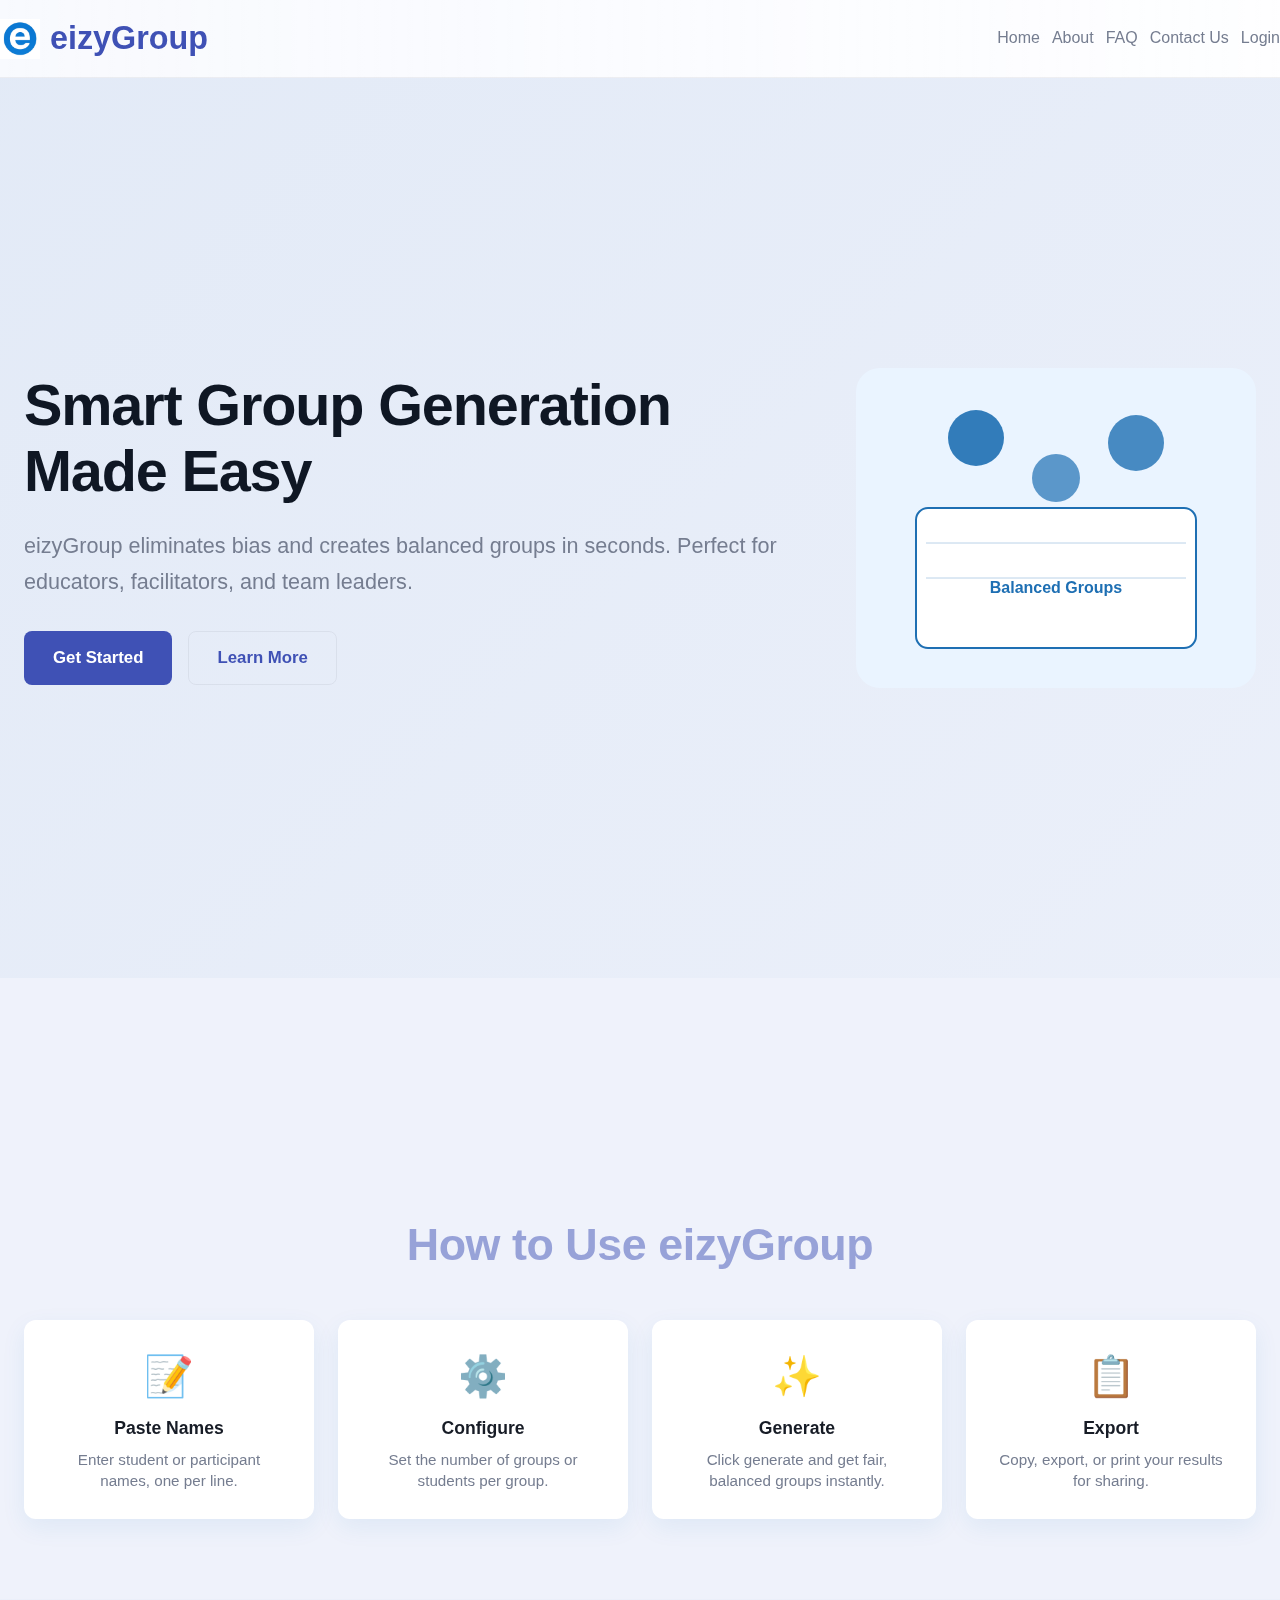
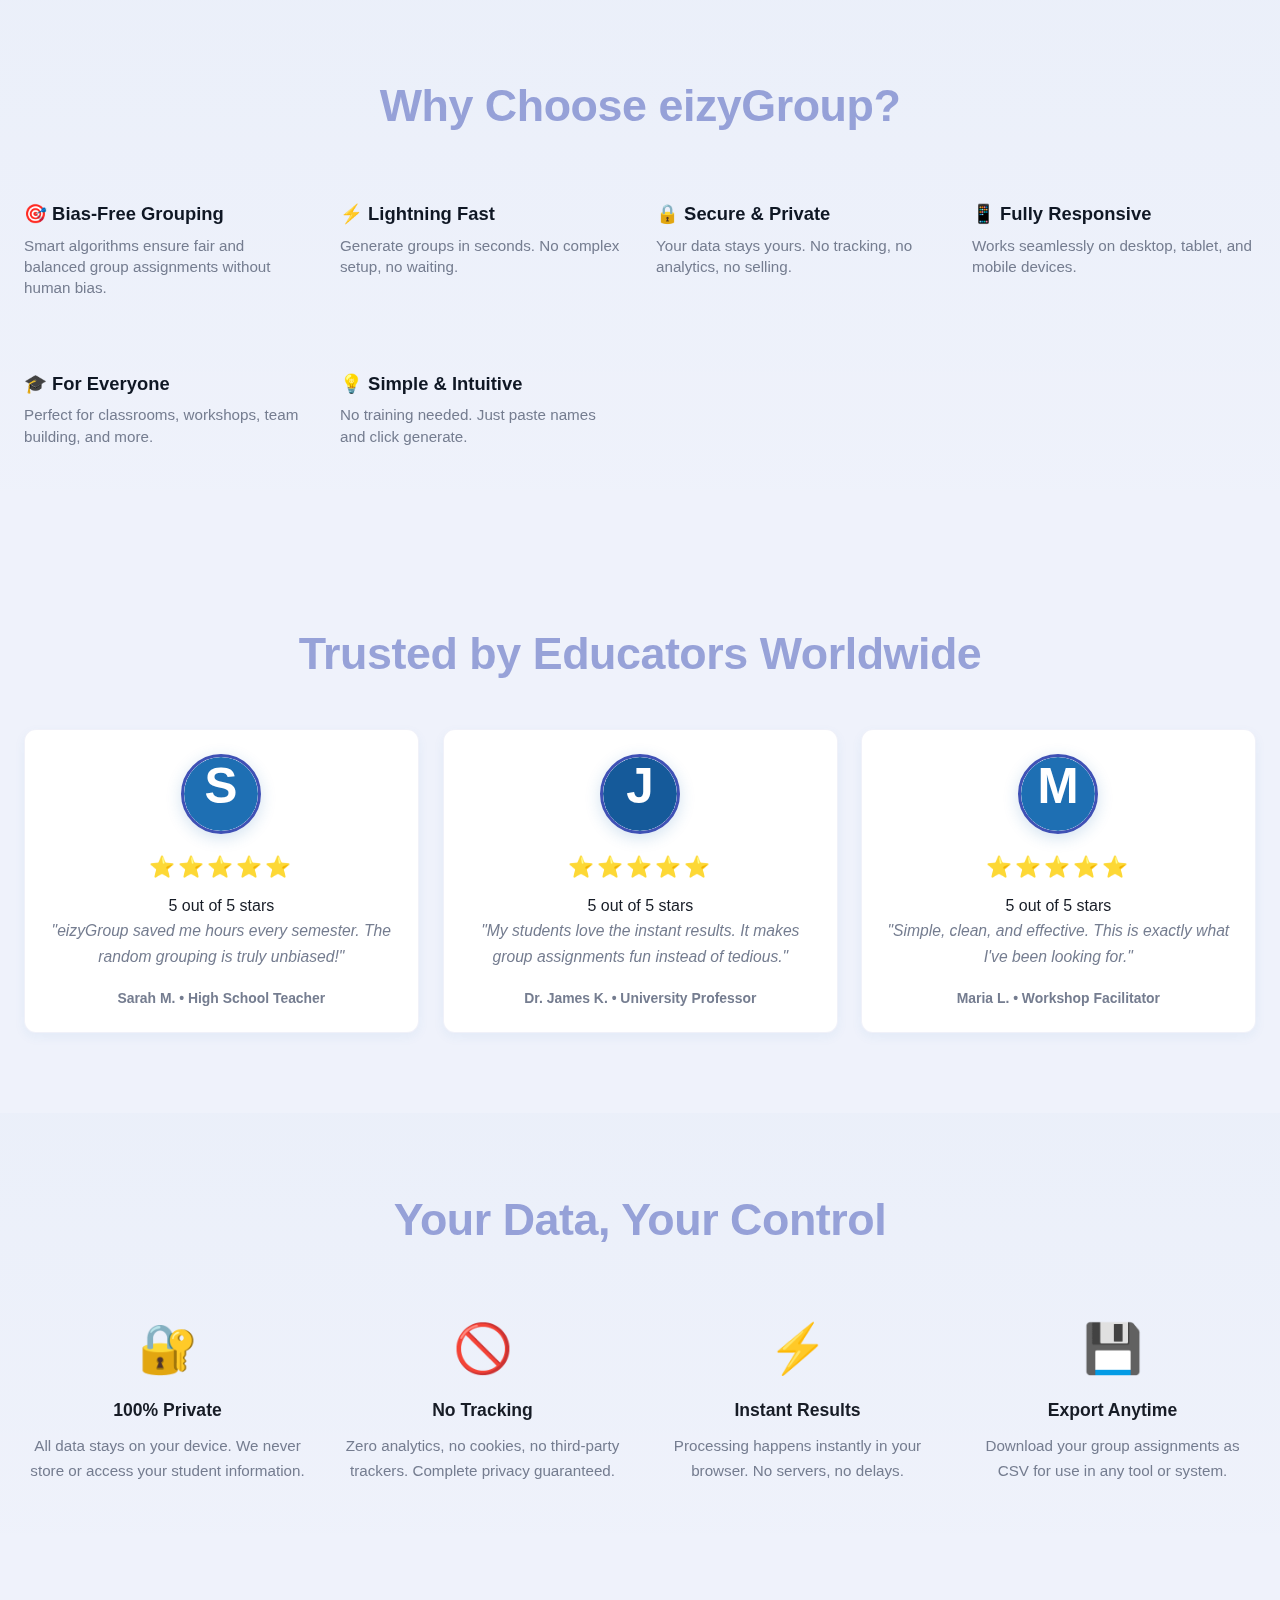
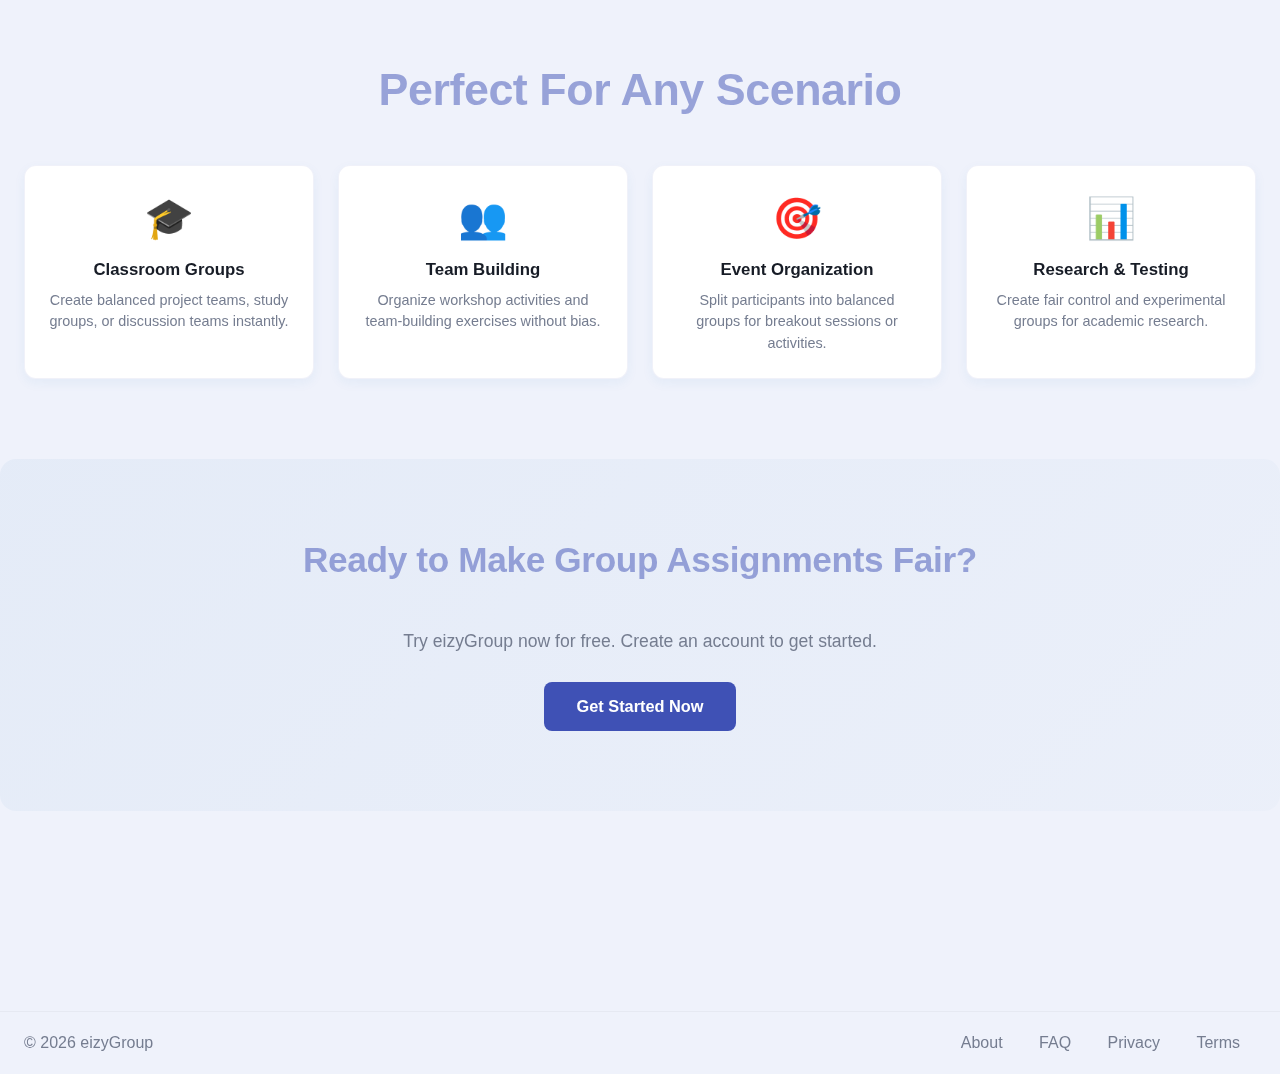
<file: index.html>
<!DOCTYPE html>
<html lang="en">
  <head>
    <meta charset="utf-8" />
    <meta
      name="viewport"
      content="width=device-width, initial-scale=1, maximum-scale=5, user-scalable=yes, viewport-fit=cover"
    />
    <meta name="apple-mobile-web-app-capable" content="yes" />
    <meta
      name="apple-mobile-web-app-status-bar-style"
      content="black-translucent"
    />
    <meta name="theme-color" content="#1e6fb3" />
    <meta
      name="google-site-verification"
      content="j6-DfdJtie0XlHrV4ZwdhdHJaLVLc2ozC24b6fvgDaY"
    />
    <meta
      name="description"
      content="eizyGroup - Bias-free group generator for educators, facilitators, and team leaders. Create balanced groups instantly, no setup required."
    />
    <!-- Google AdSense -->
    <meta name="google-adsense-account" content="ca-pub-2789487480341652" />

    <script
      async
      src="https://pagead2.googlesyndication.com/pagead/js/adsbygoogle.js?client=ca-pub-2789487480341652"
      crossorigin="anonymous"
    ></script>
    <meta name="og:title" content="eizyGroup — Bias-Free Group Generator" />
    <meta
      name="og:description"
      content="Smart group generation made easy. Fair, instant, and private."
    />
    <meta
      name="og:image"
      content="data:image/svg+xml,<svg xmlns='http://www.w3.org/2000/svg' viewBox='0 0 1200 630'><rect fill='%231e6fb3' width='1200' height='630'/><text x='50%' y='50%' text-anchor='middle' dy='.3em' font-size='72' font-weight='bold' fill='%23fff' font-family='sans-serif'>eizyGroup</text><text x='50%' y='60%' text-anchor='middle' font-size='32' fill='%23eaf4ff' font-family='sans-serif'>Bias-Free Group Generator</text></svg>"
    />
    <link rel="preconnect" href="https://fonts.googleapis.com" />
    <link rel="dns-prefetch" href="https://fonts.googleapis.com" />
    <link rel="preload" as="style" href="css/styles.css" />
    <title>eizyGroup — Bias-Free Group Generator</title>
    <link rel="stylesheet" href="css/styles.css" />
    <link rel="icon" href="./css/logo.jpg" type="image/jpeg" />
    <link rel="apple-touch-icon" href="css/logo.jpg" />
    <script defer src="js/app.js"></script>
    <noscript><link rel="stylesheet" href="css/styles.css" /></noscript>
  </head>
  <body id="app-body">
    <!-- Skip to main content link for keyboard navigation -->
    <a href="#landing-root" class="skip-link">Skip to main content</a>

    <header class="site-header">
      <div class="container header-inner">
        <div class="logo">
          <img
            src="css/logo.jpg"
            alt="eizyGroup logo"
            class="logo-icon"
            width="40"
            height="40"
          />
          <span class="logo-text">eizyGroup</span>
        </div>
        <nav class="main-nav" aria-label="Main navigation">
          <a
            href="#"
            class="nav-link"
            id="nav-home"
            aria-label="Home page"
            role="button"
            tabindex="0"
            >Home</a
          >
          <a href="about.html" class="nav-link" aria-label="About us">About</a>
          <a
            href="faq.html"
            class="nav-link"
            aria-label="Frequently asked questions"
            >FAQ</a
          >
          <a
            href="contact.html"
            class="nav-link"
            aria-label="Frequently asked questions"
            >Contact Us</a
          >
          <a
            href="#"
            class="nav-link"
            id="nav-login"
            aria-label="Login or create account"
            role="button"
            tabindex="0"
            onclick="window.switchToLogin(); return false;"
            >Login</a
          >
          <a
            href="dashboard.html"
            class="nav-link"
            id="nav-dashboard"
            style="display: none"
            aria-label="Go to dashboard"
            role="button"
            tabindex="0"
            >Dashboard</a
          >
        </nav>
      </div>
    </header>

    <main id="landing-root">
      <!-- Section 1: App Description -->
      <section id="sec-hero" class="section hero-section">
        <div class="container hero-content">
          <div class="hero-text">
            <h1>Smart Group Generation Made Easy</h1>
            <p>
              eizyGroup eliminates bias and creates balanced groups in seconds.
              Perfect for educators, facilitators, and team leaders.
            </p>
            <div class="hero-buttons">
              <button
                id="hero-cta-btn"
                class="btn btn-primary"
                onclick="handleHeroCTA();"
                aria-label="Get started with eizyGroup - click to create account or login"
              >
                Get Started
              </button>
              <a
                href="#sec-howtouse"
                class="btn btn-ghost"
                aria-label="Learn more about eizyGroup - scroll to how to use section"
                >Learn More</a
              >
            </div>
          </div>
          <div class="hero-visual">
            <svg
              width="400"
              height="320"
              viewBox="0 0 400 320"
              xmlns="http://www.w3.org/2000/svg"
              class="hero-image"
            >
              <rect width="400" height="320" rx="24" fill="#eaf4ff" />
              <g transform="translate(80,40)">
                <circle cx="40" cy="30" r="28" fill="#1e6fb3" opacity="0.9" />
                <circle cx="120" cy="70" r="24" fill="#1e6fb3" opacity="0.7" />
                <circle cx="200" cy="35" r="28" fill="#1e6fb3" opacity="0.8" />
              </g>
              <g transform="translate(60,140)">
                <rect
                  x="0"
                  y="0"
                  width="280"
                  height="140"
                  rx="12"
                  fill="#fff"
                  stroke="#1e6fb3"
                  stroke-width="2"
                />
                <line
                  x1="10"
                  y1="35"
                  x2="270"
                  y2="35"
                  stroke="#1e6fb3"
                  stroke-width="1"
                  opacity="0.3"
                />
                <line
                  x1="10"
                  y1="70"
                  x2="270"
                  y2="70"
                  stroke="#1e6fb3"
                  stroke-width="1"
                  opacity="0.3"
                />
                <text
                  x="140"
                  y="85"
                  text-anchor="middle"
                  font-size="16"
                  font-weight="bold"
                  fill="#1e6fb3"
                >
                  Balanced Groups
                </text>
              </g>
            </svg>
          </div>
        </div>
      </section>

      <!-- Ad Slot 1: Top Banner Ad (Horizontal) -->
      <section class="section ad-container">
        <div class="container">
          <ins
            class="adsbygoogle"
            style="display: block"
            data-ad-client="ca-pub-2789487480341652"
            data-ad-slot="1234567890"
            data-ad-format="horizontal"
            data-full-width-responsive="true"
          ></ins>
          <script>
            (adsbygoogle = window.adsbygoogle || []).push({});
          </script>
        </div>
      </section>

      <!-- Section 2: How to Use -->
      <section id="sec-howtouse" class="section">
        <div class="container">
          <h2 class="topic">How to Use eizyGroup</h2>
          <div class="cards-grid">
            <div class="how-card">
              <div class="card-icon" aria-hidden="true">📝</div>
              <h3>Paste Names</h3>
              <p>Enter student or participant names, one per line.</p>
            </div>
            <div class="how-card">
              <div class="card-icon" aria-hidden="true">⚙️</div>
              <h3>Configure</h3>
              <p>Set the number of groups or students per group.</p>
            </div>
            <div class="how-card">
              <div class="card-icon" aria-hidden="true">✨</div>
              <h3>Generate</h3>
              <p>Click generate and get fair, balanced groups instantly.</p>
            </div>
            <div class="how-card">
              <div class="card-icon" aria-hidden="true">📋</div>
              <h3>Export</h3>
              <p>Copy, export, or print your results for sharing.</p>
            </div>
          </div>
        </div>
      </section>

      <!-- Section 3: Why Use eizyGroup -->
      <section id="sec-why" class="section alt-bg">
        <div class="container">
          <h2 class="topic">Why Choose eizyGroup?</h2>
          <div class="benefits-grid">
            <div class="benefit-item">
              <h3><span aria-hidden="true">🎯</span> Bias-Free Grouping</h3>
              <p>
                Smart algorithms ensure fair and balanced group assignments
                without human bias.
              </p>
            </div>
            <div class="benefit-item">
              <h3><span aria-hidden="true">⚡</span> Lightning Fast</h3>
              <p>Generate groups in seconds. No complex setup, no waiting.</p>
            </div>
            <div class="benefit-item">
              <h3><span aria-hidden="true">🔒</span> Secure & Private</h3>
              <p>
                Your data stays yours. No tracking, no analytics, no selling.
              </p>
            </div>
            <div class="benefit-item">
              <h3><span aria-hidden="true">📱</span> Fully Responsive</h3>
              <p>Works seamlessly on desktop, tablet, and mobile devices.</p>
            </div>
            <div class="benefit-item">
              <h3><span aria-hidden="true">🎓</span> For Everyone</h3>
              <p>Perfect for classrooms, workshops, team building, and more.</p>
            </div>
            <div class="benefit-item">
              <h3><span aria-hidden="true">💡</span> Simple & Intuitive</h3>
              <p>No training needed. Just paste names and click generate.</p>
            </div>
          </div>
        </div>
      </section>

      <!-- Section 3.5: Trust & Security -->
      <section
        id="sec-trust"
        class="section"
        aria-label="Customer testimonials"
      >
        <div class="container">
          <h2 class="topic">Trusted by Educators Worldwide</h2>
          <div class="testimonials-grid">
            <div class="testimonial-card">
              <div class="testimonial-image-container">
                <img
                  src="data:image/svg+xml,%3Csvg xmlns='http://www.w3.org/2000/svg' viewBox='0 0 120 120'%3E%3Ccircle cx='60' cy='60' r='60' fill='%231e6fb3'/%3E%3Ctext x='60' y='75' text-anchor='middle' font-size='80' fill='%23fff' font-weight='bold' font-family='sans-serif'%3ES%3C/text%3E%3C/svg%3E"
                  alt="Avatar for Sarah M., High School Teacher"
                  class="testimonial-avatar"
                  width="80"
                  height="80"
                  loading="lazy"
                />
              </div>
              <div class="testimonial-stars" aria-hidden="true">⭐⭐⭐⭐⭐</div>
              <div class="testimonial-rating">
                <span class="sr-only">5 out of 5 stars</span>
              </div>
              <p class="testimonial-text">
                "eizyGroup saved me hours every semester. The random grouping is
                truly unbiased!"
              </p>
              <div class="testimonial-author">
                Sarah M. • High School Teacher
              </div>
            </div>
            <div class="testimonial-card">
              <div class="testimonial-image-container">
                <img
                  src="data:image/svg+xml,%3Csvg xmlns='http://www.w3.org/2000/svg' viewBox='0 0 120 120'%3E%3Ccircle cx='60' cy='60' r='60' fill='%23155a9a'/%3E%3Ctext x='60' y='75' text-anchor='middle' font-size='80' fill='%23fff' font-weight='bold' font-family='sans-serif'%3EJ%3C/text%3E%3C/svg%3E"
                  alt="Avatar for Dr. James K., University Professor"
                  class="testimonial-avatar"
                  width="80"
                  height="80"
                  loading="lazy"
                />
              </div>
              <div class="testimonial-stars" aria-hidden="true">⭐⭐⭐⭐⭐</div>
              <div class="testimonial-rating">
                <span class="sr-only">5 out of 5 stars</span>
              </div>
              <p class="testimonial-text">
                "My students love the instant results. It makes group
                assignments fun instead of tedious."
              </p>
              <div class="testimonial-author">
                Dr. James K. • University Professor
              </div>
            </div>
            <div class="testimonial-card">
              <div class="testimonial-image-container">
                <img
                  src="data:image/svg+xml,%3Csvg xmlns='http://www.w3.org/2000/svg' viewBox='0 0 120 120'%3E%3Ccircle cx='60' cy='60' r='60' fill='%231e6fb3'/%3E%3Ctext x='60' y='75' text-anchor='middle' font-size='80' fill='%23fff' font-weight='bold' font-family='sans-serif'%3EM%3C/text%3E%3C/svg%3E"
                  alt="Avatar for Maria L., Workshop Facilitator"
                  class="testimonial-avatar"
                  width="80"
                  height="80"
                  loading="lazy"
                />
              </div>
              <div class="testimonial-stars" aria-hidden="true">⭐⭐⭐⭐⭐</div>
              <div class="testimonial-rating">
                <span class="sr-only">5 out of 5 stars</span>
              </div>
              <p class="testimonial-text">
                "Simple, clean, and effective. This is exactly what I've been
                looking for."
              </p>
              <div class="testimonial-author">
                Maria L. • Workshop Facilitator
              </div>
            </div>
          </div>
        </div>
      </section>

      <!-- Section 3.6: Security & Privacy -->
      <section id="sec-security" class="section alt-bg">
        <div class="container">
          <h2>Your Data, Your Control</h2>
          <div class="security-grid">
            <div class="security-item">
              <div class="security-icon" aria-hidden="true">🔐</div>
              <h3>100% Private</h3>
              <p>
                All data stays on your device. We never store or access your
                student information.
              </p>
            </div>
            <div class="security-item">
              <div class="security-icon" aria-hidden="true">🚫</div>
              <h3>No Tracking</h3>
              <p>
                Zero analytics, no cookies, no third-party trackers. Complete
                privacy guaranteed.
              </p>
            </div>
            <div class="security-item">
              <div class="security-icon" aria-hidden="true">⚡</div>
              <h3>Instant Results</h3>
              <p>
                Processing happens instantly in your browser. No servers, no
                delays.
              </p>
            </div>
            <div class="security-item">
              <div class="security-icon" aria-hidden="true">💾</div>
              <h3>Export Anytime</h3>
              <p>
                Download your group assignments as CSV for use in any tool or
                system.
              </p>
            </div>
          </div>
        </div>
      </section>

      <!-- Section 3.7: Use Cases -->
      <section id="sec-usecases" class="section">
        <div class="container">
          <h2>Perfect For Any Scenario</h2>
          <div class="usecases-grid">
            <div class="usecase-card">
              <div class="usecase-icon" aria-hidden="true">🎓</div>
              <h3>Classroom Groups</h3>
              <p>
                Create balanced project teams, study groups, or discussion teams
                instantly.
              </p>
            </div>
            <div class="usecase-card">
              <div class="usecase-icon" aria-hidden="true">👥</div>
              <h3>Team Building</h3>
              <p>
                Organize workshop activities and team-building exercises without
                bias.
              </p>
            </div>
            <div class="usecase-card">
              <div class="usecase-icon" aria-hidden="true">🎯</div>
              <h3>Event Organization</h3>
              <p>
                Split participants into balanced groups for breakout sessions or
                activities.
              </p>
            </div>
            <div class="usecase-card">
              <div class="usecase-icon" aria-hidden="true">📊</div>
              <h3>Research & Testing</h3>
              <p>
                Create fair control and experimental groups for academic
                research.
              </p>
            </div>
          </div>
        </div>
      </section>

      <!-- Section 4: Call to Action -->
      <section id="sec-cta" class="section cta-section">
        <div class="container">
          <h2>Ready to Make Group Assignments Fair?</h2>
          <p>Try eizyGroup now for free. Create an account to get started.</p>
          <button
            id="cta-button"
            class="btn btn-primary btn-large"
            onclick="handleCTAButton();"
            aria-label="Create account or login to get started with eizyGroup"
          >
            Get Started Now
          </button>
        </div>
      </section>
    </main>

    <!-- Ad Slot 2: Bottom Banner Ad (Before Footer) -->
    <section class="section ad-container">
      <div class="container">
        <ins
          class="adsbygoogle"
          style="display: block"
          data-ad-client="ca-pub-2789487480341652"
          data-ad-slot="9876543210"
          data-ad-format="horizontal"
          data-full-width-responsive="true"
        ></ins>
        <script>
          (adsbygoogle = window.adsbygoogle || []).push({});
        </script>
      </div>
    </section>

    <footer class="site-footer" role="contentinfo">
      <div class="container footer-inner">
        <div>© <span id="year"></span> eizyGroup</div>
        <div>
          <a
            href="about.html"
            style="color: inherit; text-decoration: none; margin: 0 1rem"
            >About</a
          >
          <a
            href="faq.html"
            style="color: inherit; text-decoration: none; margin: 0 1rem"
            >FAQ</a
          >
          <a
            href="privacy.html"
            style="color: inherit; text-decoration: none; margin: 0 1rem"
            >Privacy</a
          >
          <a
            href="terms.html"
            style="color: inherit; text-decoration: none; margin: 0 1rem"
            >Terms</a
          >
        </div>
      </div>
    </footer>

    <!-- Login Modal (hidden by default) -->
    <div
      class="modal"
      id="login-modal"
      aria-hidden="true"
      role="dialog"
      aria-labelledby="modal-title"
      aria-modal="true"
    >
      <div class="modal-backdrop" id="modal-backdrop" aria-hidden="true"></div>
      <div
        class="modal-panel"
        role="dialog"
        aria-modal="true"
        aria-labelledby="modal-title"
      >
        <button class="modal-close" id="modal-close">×</button>
        <h3 id="modal-title">Sign In</h3>
        <form id="login-form">
          <label class="field">
            <span>Email</span>
            <input type="email" id="login-email" required />
          </label>
          <label class="field">
            <span>Password</span>
            <input type="password" id="login-password" required />
          </label>
          <div class="modal-actions">
            <button class="btn btn-primary" type="submit">Sign In</button>
            <button class="btn btn-ghost" type="button" id="modal-cancel">
              Cancel
            </button>
          </div>
        </form>
        <div class="modal-footer">
          Don't have an account?
          <a href="#" id="switch-to-signup">Sign up</a>
        </div>
      </div>
    </div>

    <!-- Signup Modal (hidden by default) -->
    <div
      class="modal"
      id="signup-modal"
      aria-hidden="true"
      role="dialog"
      aria-labelledby="signup-title"
      aria-modal="true"
    >
      <div
        class="modal-backdrop"
        id="modal-backdrop-signup"
        aria-hidden="true"
      ></div>
      <div
        class="modal-panel"
        role="dialog"
        aria-modal="true"
        aria-labelledby="signup-title"
      >
        <button class="modal-close" id="modal-close-signup">×</button>
        <h3 id="signup-title">Create Account</h3>
        <form id="signup-form">
          <label class="field">
            <span>Full Name</span>
            <input type="text" id="signup-name" required />
          </label>
          <label class="field">
            <span>Email</span>
            <input type="email" id="signup-email" required />
          </label>
          <label class="field">
            <span>Password</span>
            <input type="password" id="signup-password" required />
          </label>
          <label class="field">
            <span>Confirm Password</span>
            <input type="password" id="signup-confirm" required />
          </label>
          <div class="modal-actions">
            <button class="btn btn-primary" type="submit">
              Create Account
            </button>
            <button
              class="btn btn-ghost"
              type="button"
              id="modal-cancel-signup"
            >
              Cancel
            </button>
          </div>
        </form>
        <div class="modal-footer">
          Already have an account?
          <a href="#" id="switch-to-login">Sign in</a>
        </div>
      </div>
    </div>
  </body>
</html>
</file>
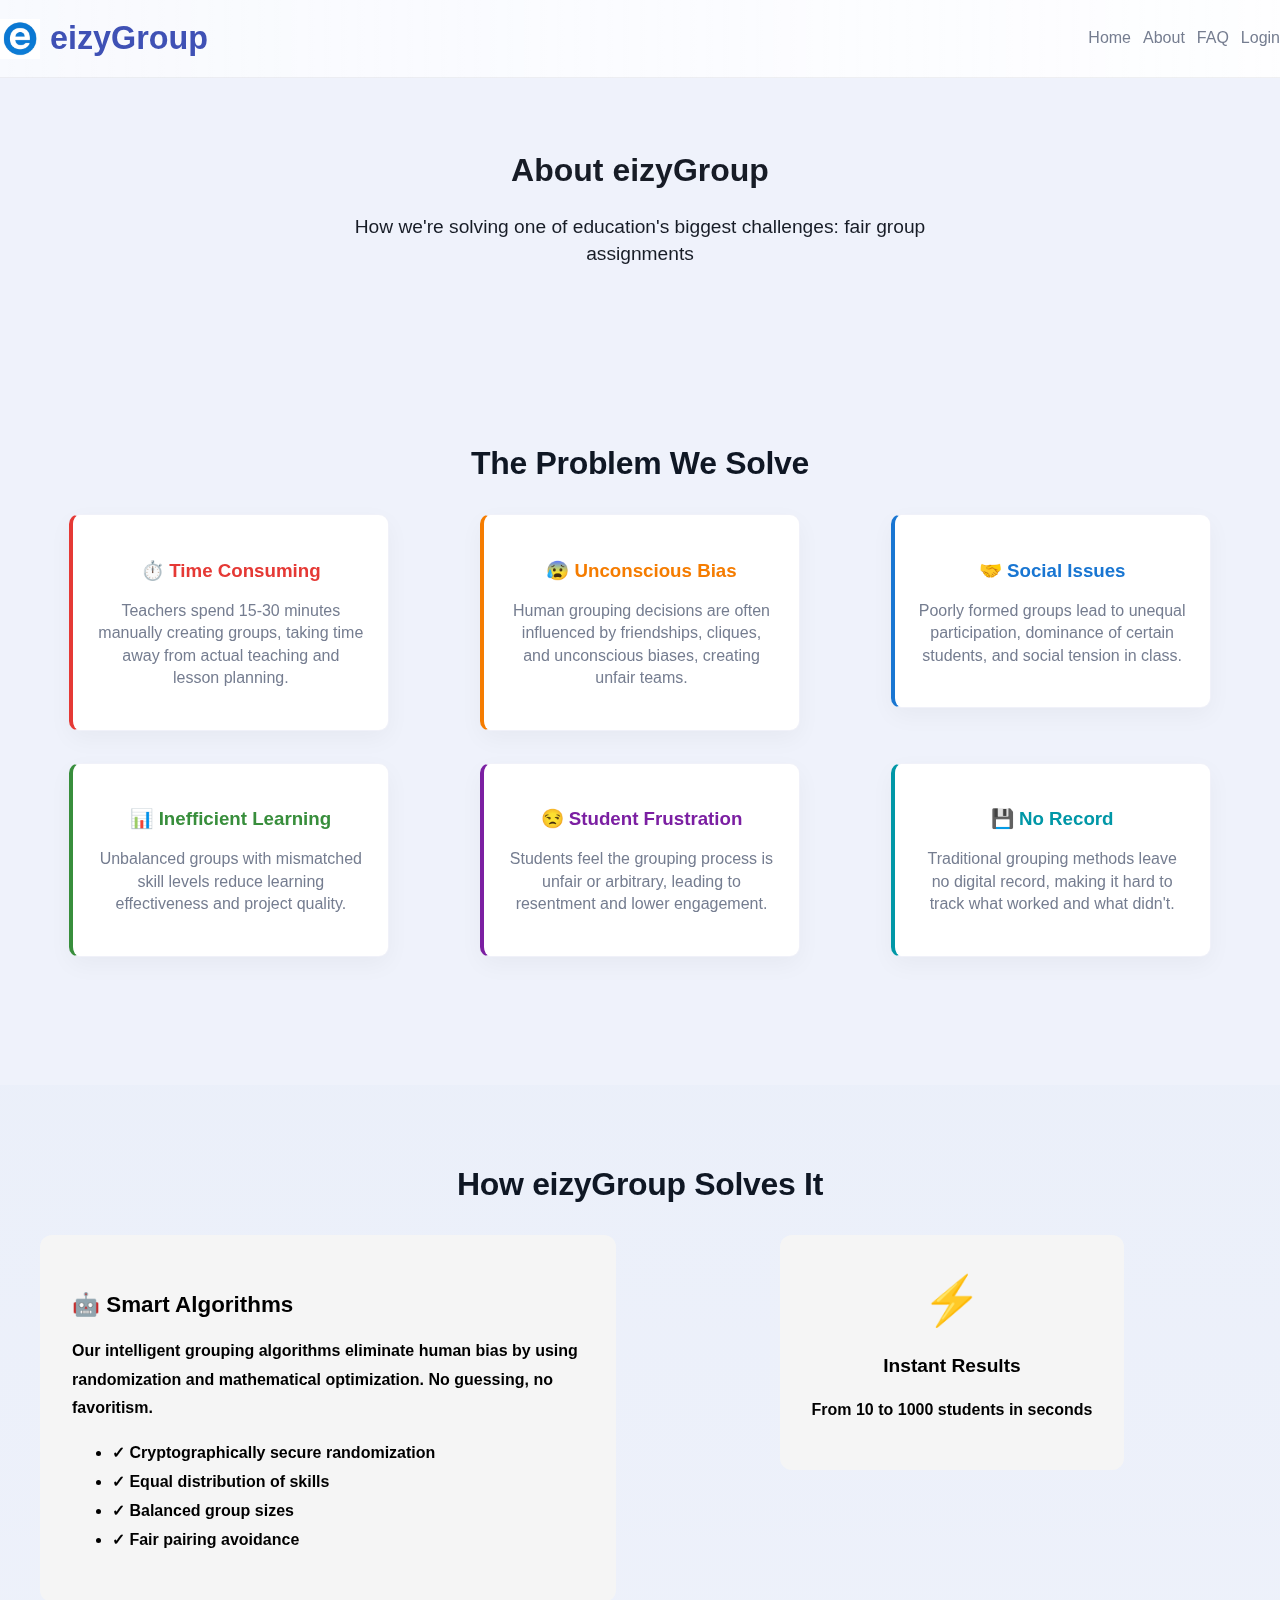
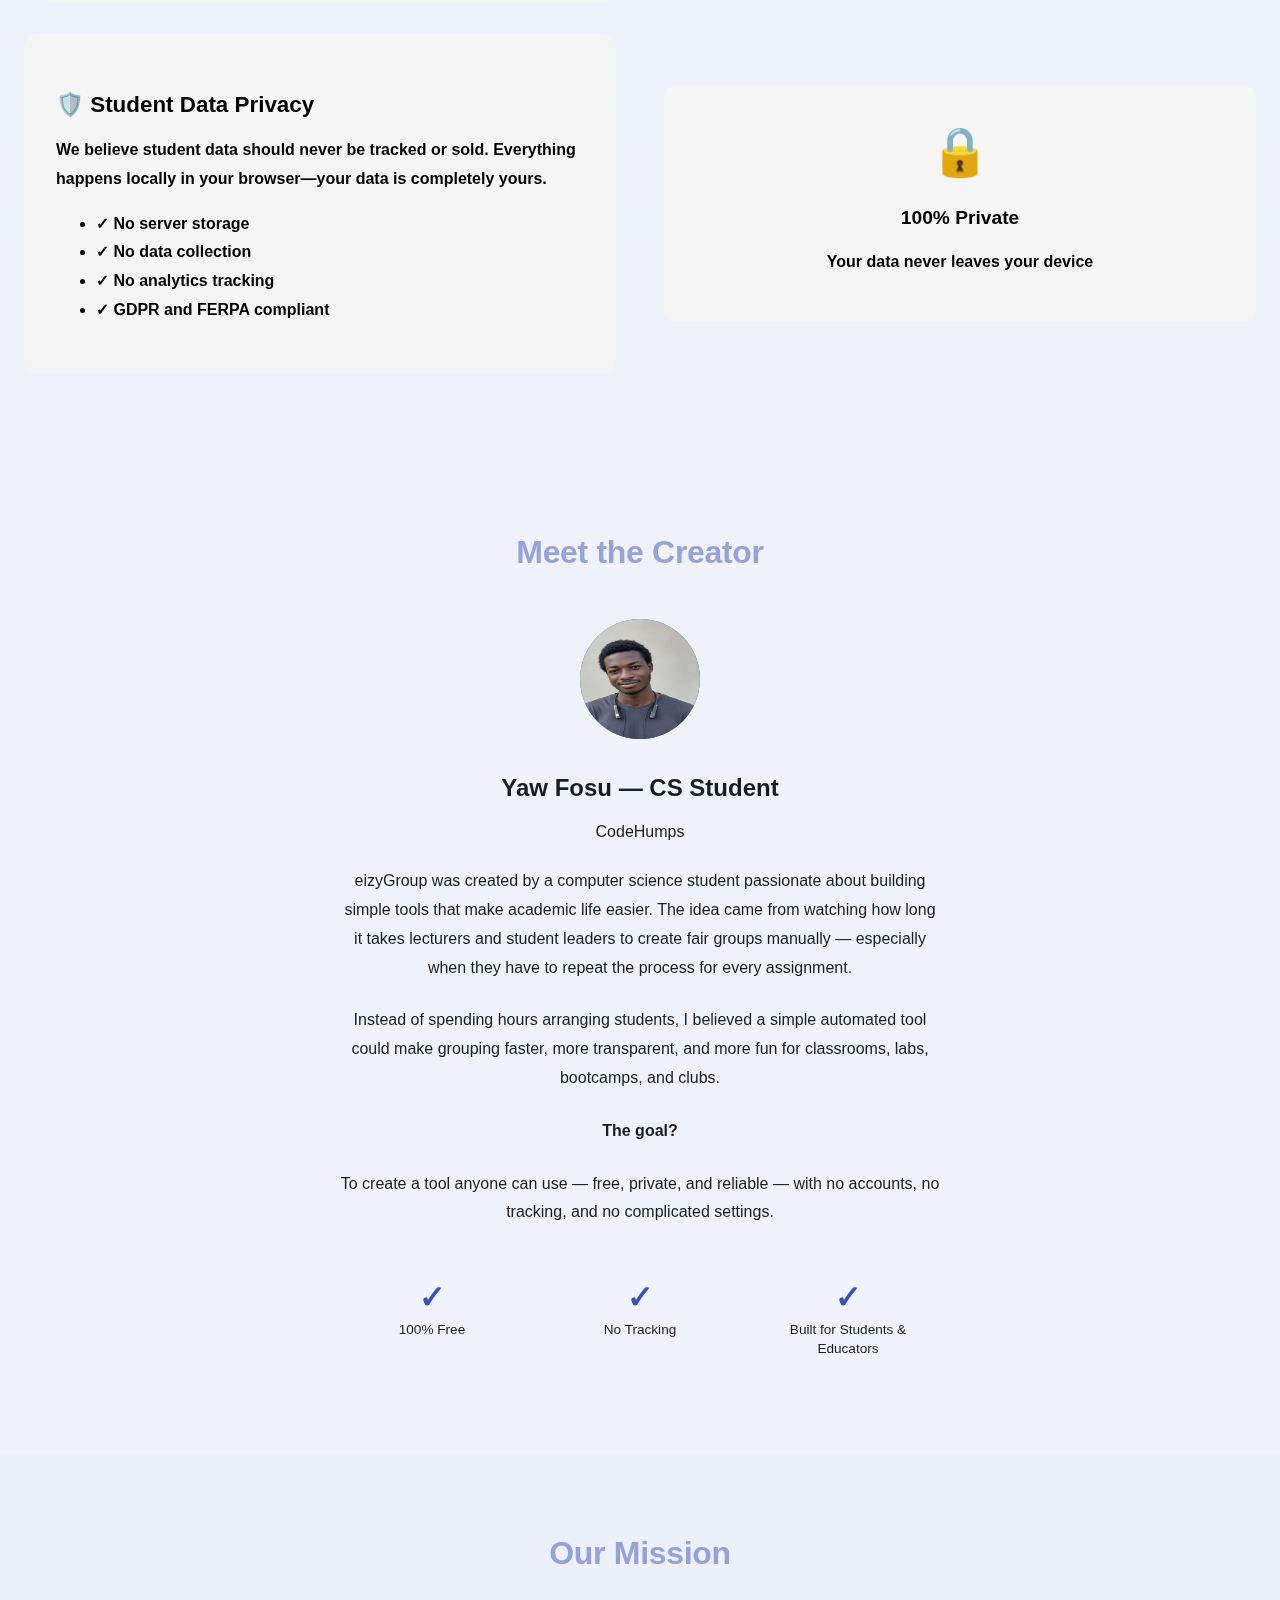
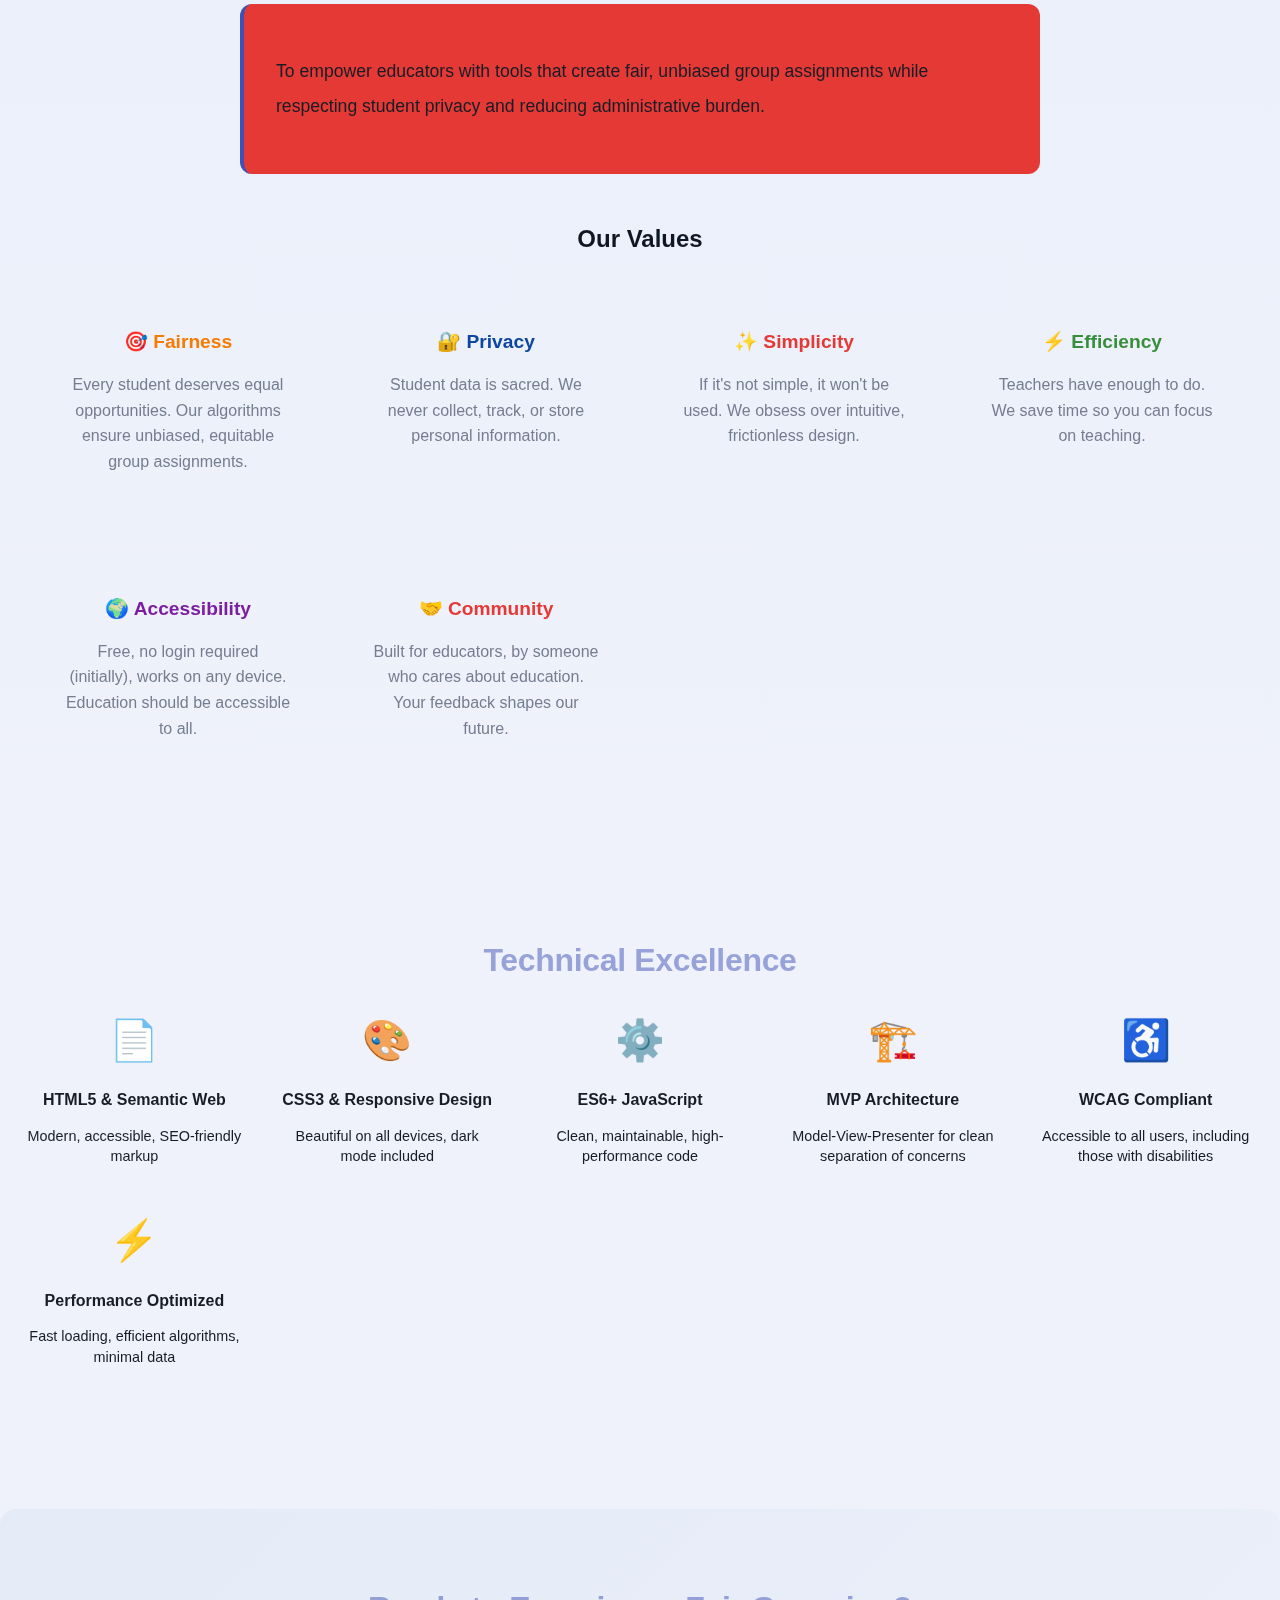
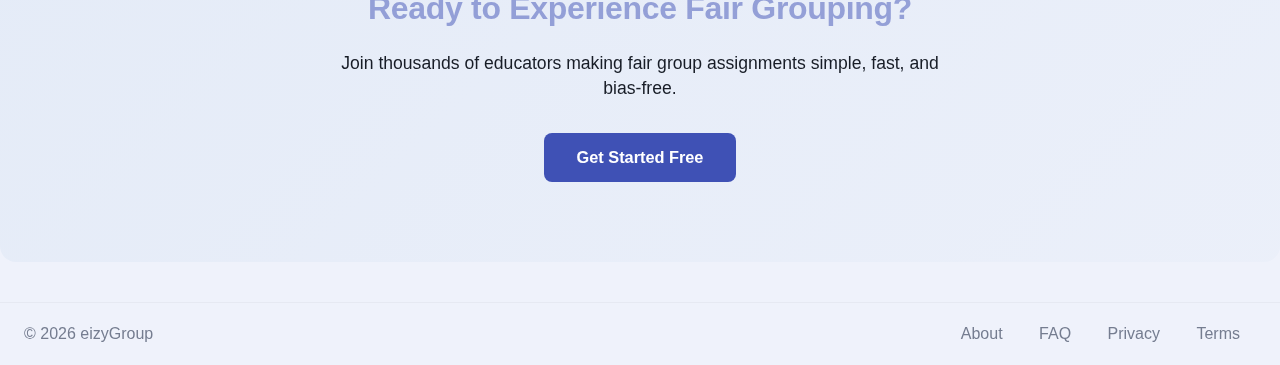
<file: about.html>
<!DOCTYPE html>
<html lang="en">
  <head>
    <meta charset="utf-8" />
    <meta
      name="viewport"
      content="width=device-width, initial-scale=1, maximum-scale=5, user-scalable=yes, viewport-fit=cover"
    />
    <meta name="apple-mobile-web-app-capable" content="yes" />
    <meta
      name="apple-mobile-web-app-status-bar-style"
      content="black-translucent"
    />
    <meta name="theme-color" content="#1e6fb3" />
    <meta
      name="description"
      content="Learn about eizyGroup - the mission, the problem we solve, and our commitment to fair, bias-free education. Meet the developer and discover how we're revolutionizing group assignments."
    />
    <meta
      name="keywords"
      content="eizyGroup, about, fair groups, bias-free, education technology, group generator, student assignments, educator tool"
    />
    <meta name="author" content="eizyGroup" />
    <meta name="robots" content="index, follow" />
    <meta name="language" content="English" />
    <meta name="revisit-after" content="7 days" />
    <!-- Open Graph Tags -->
    <meta property="og:type" content="website" />
    <meta
      property="og:title"
      content="About eizyGroup — Bias-Free Group Generator"
    />
    <meta
      property="og:description"
      content="Discover the story behind eizyGroup and our mission to create fair, bias-free group assignments for educators worldwide."
    />
    <meta property="og:url" content="https://www.eizygroup.com/about.html" />
    <meta
      property="og:image"
      content="data:image/svg+xml,<svg xmlns='http://www.w3.org/2000/svg' viewBox='0 0 1200 630'><rect fill='%231e6fb3' width='1200' height='630'/><text x='50%' y='50%' text-anchor='middle' dy='.3em' font-size='72' font-weight='bold' fill='%23fff' font-family='sans-serif'>eizyGroup</text><text x='50%' y='60%' text-anchor='middle' font-size='32' fill='%23eaf4ff' font-family='sans-serif'>About Our Mission</text></svg>"
    />
    <meta property="og:site_name" content="eizyGroup" />
    <!-- Twitter Card Tags -->
    <meta name="twitter:card" content="summary_large_image" />
    <meta name="twitter:title" content="About eizyGroup" />
    <meta
      name="twitter:description"
      content="Learn about the mission behind eizyGroup and how we're making education more fair and bias-free."
    />
    <meta
      name="twitter:image"
      content="data:image/svg+xml,<svg xmlns='http://www.w3.org/2000/svg' viewBox='0 0 1200 630'><rect fill='%231e6fb3' width='1200' height='630'/><text x='50%' y='50%' text-anchor='middle' dy='.3em' font-size='72' font-weight='bold' fill='%23fff' font-family='sans-serif'>eizyGroup</text><text x='50%' y='60%' text-anchor='middle' font-size='32' fill='%23eaf4ff' font-family='sans-serif'>About Our Mission</text></svg>"
    />
    <!-- Canonical URL -->
    <link rel="canonical" href="https://www.eizygroup.com/about.html" />
    <!-- Google AdSense -->
    <meta name="google-adsense-account" content="ca-pub-2789487480341652" />
    <script
      async
      src="https://pagead2.googlesyndication.com/pagead/js/adsbygoogle.js?client=ca-pub-2789487480341652"
      crossorigin="anonymous"
    ></script>
    <title>About eizyGroup — Our Mission for Fair Education</title>
    <link rel="stylesheet" href="css/styles.css" />
    <link rel="preconnect" href="https://fonts.googleapis.com" />
    <link rel="dns-prefetch" href="https://fonts.googleapis.com" />
    <link rel="preload" as="style" href="css/styles.css" />
    <link rel="icon" href="./css/logo.jpg" type="image/jpeg" />
    <link rel="apple-touch-icon" href="css/logo.jpg" />
    <!-- Structured Data (JSON-LD) -->
    <script type="application/ld+json">
      {
        "@context": "https://schema.org",
        "@type": "Organization",
        "name": "eizyGroup",
        "url": "https://www.eizygroup.com",
        "logo": "https://www.eizygroup.com/logo.svg",
        "description": "Bias-free group generator for educators and facilitators",
        "sameAs": ["https://github.com/eizygroup"],
        "contact": {
          "@type": "ContactPoint",
          "contactType": "Customer Support",
          "email": "support@eizygroup.com"
        }
      }
    </script>
    <script defer src="js/app.js"></script>
    <noscript><link rel="stylesheet" href="css/styles.css" /></noscript>
  </head>
  <body id="app-body">
    <a href="#main-content" class="skip-link">Skip to main content</a>

    <header class="site-header">
      <div class="container header-inner">
        <div class="logo">
          <img
            src="css/logo.jpg"
            alt="eizyGroup logo"
            class="logo-icon"
            width="40"
            height="40"
          />
          <span class="logo-text">eizyGroup</span>
        </div>
        <nav class="main-nav" aria-label="Main navigation">
          <a href="index.html" class="nav-link" aria-label="Back to home"
            >Home</a
          >
          <a href="about.html" class="nav-link active" aria-label="About page"
            >About</a
          >
          <a
            href="faq.html"
            class="nav-link"
            aria-label="Frequently asked questions"
            >FAQ</a
          >
          <a
            href="#"
            class="nav-link"
            id="nav-login"
            aria-label="Login or create account"
            onclick="window.switchToLogin(); return false;"
            >Login</a
          >
        </nav>
      </div>
    </header>

    <main id="main-content">
      <!-- Hero Section -->
      <section class="section about-hero-section" style="padding: 3rem 0">
        <div class="container">
          <div style="text-align: center; margin-bottom: 3rem">
            <h1>About <span>eizyGroup</span></h1>
            <p
              style="
                font-size: 1.2rem;
                color: var(--text-secondary);
                max-width: 600px;
                margin: 1rem auto;
              "
            >
              How we're solving one of education's biggest challenges: fair
              group assignments
            </p>
          </div>
        </div>
      </section>

      <!-- The Problem Section -->
      <section class="section">
        <div class="container">
          <h2
            style="
              font-size: 2rem;
              margin-bottom: 2rem;
              text-align: center;
              color: #0f1724;
            "
          >
            The Problem We Solve
          </h2>

          <div
            style="
              display: grid;
              grid-template-columns: repeat(auto-fit, minmax(280px, 1fr));
              gap: 2rem;
              margin-bottom: 3rem;
              justify-items: center;
              align-items: start;
              width: 100%;
              max-width: 1200px;
              margin-left: auto;
              margin-right: auto;
            "
          >
            <div
              class="card"
              style="
                border-left: 4px solid #e53935;
                padding: 1.5rem;
                width: 100%;
                max-width: 320px;
              "
            >
              <h3
                style="color: #e53935; margin-bottom: 1rem; text-align: center"
              >
                ⏱️ Time Consuming
              </h3>
              <p style="text-align: center">
                Teachers spend 15-30 minutes manually creating groups, taking
                time away from actual teaching and lesson planning.
              </p>
            </div>

            <div
              class="card"
              style="
                border-left: 4px solid #f57c00;
                padding: 1.5rem;
                width: 100%;
                max-width: 320px;
              "
            >
              <h3
                style="color: #f57c00; margin-bottom: 1rem; text-align: center"
              >
                😰 Unconscious Bias
              </h3>
              <p style="text-align: center">
                Human grouping decisions are often influenced by friendships,
                cliques, and unconscious biases, creating unfair teams.
              </p>
            </div>

            <div
              class="card"
              style="
                border-left: 4px solid #1976d2;
                padding: 1.5rem;
                width: 100%;
                max-width: 320px;
              "
            >
              <h3
                style="color: #1976d2; margin-bottom: 1rem; text-align: center"
              >
                🤝 Social Issues
              </h3>
              <p style="text-align: center">
                Poorly formed groups lead to unequal participation, dominance of
                certain students, and social tension in class.
              </p>
            </div>

            <div
              class="card"
              style="
                border-left: 4px solid #388e3c;
                padding: 1.5rem;
                width: 100%;
                max-width: 320px;
              "
            >
              <h3
                style="color: #388e3c; margin-bottom: 1rem; text-align: center"
              >
                📊 Inefficient Learning
              </h3>
              <p style="text-align: center">
                Unbalanced groups with mismatched skill levels reduce learning
                effectiveness and project quality.
              </p>
            </div>

            <div
              class="card"
              style="
                border-left: 4px solid #7b1fa2;
                padding: 1.5rem;
                width: 100%;
                max-width: 320px;
              "
            >
              <h3
                style="color: #7b1fa2; margin-bottom: 1rem; text-align: center"
              >
                😒 Student Frustration
              </h3>
              <p style="text-align: center">
                Students feel the grouping process is unfair or arbitrary,
                leading to resentment and lower engagement.
              </p>
            </div>

            <div
              class="card"
              style="
                border-left: 4px solid #0097a7;
                padding: 1.5rem;
                width: 100%;
                max-width: 320px;
              "
            >
              <h3
                style="color: #0097a7; margin-bottom: 1rem; text-align: center"
              >
                💾 No Record
              </h3>
              <p style="text-align: center">
                Traditional grouping methods leave no digital record, making it
                hard to track what worked and what didn't.
              </p>
            </div>
          </div>
        </div>
      </section>

      <!-- Our Solution Section -->
      <section class="section alt-bg">
        <div class="container">
          <h2
            style="
              font-size: 2rem;
              margin-bottom: 2rem;
              text-align: center;
              color: #0f1724;
            "
          >
            How eizyGroup Solves It
          </h2>

          <div
            style="
              display: grid;
              grid-template-columns: repeat(auto-fit, minmax(300px, 1fr));
              gap: 3rem;
              align-items: start;
              margin-bottom: 2rem;
              justify-items: center;
              width: 100%;
              max-width: 1200px;
              margin-left: auto;
              margin-right: auto;
            "
          >
            <div
              style="
                width: 100%;
                background: #f5f5f5;
                padding: 2rem;
                border-radius: 12px;
                color: black;
              "
            >
              <h3
                style="
                  font-size: 1.4rem;
                  margin-bottom: 1rem;
                  color: black;
                  font-weight: 700;
                "
              >
                🤖 Smart Algorithms
              </h3>
              <p style="color: black; line-height: 1.8; font-weight: 600">
                Our intelligent grouping algorithms eliminate human bias by
                using randomization and mathematical optimization. No guessing,
                no favoritism.
              </p>
              <ul
                style="
                  margin-top: 1rem;
                  line-height: 1.8;
                  color: black;
                  font-weight: 600;
                "
              >
                <li>✓ Cryptographically secure randomization</li>
                <li>✓ Equal distribution of skills</li>
                <li>✓ Balanced group sizes</li>
                <li>✓ Fair pairing avoidance</li>
              </ul>
            </div>
            <div
              style="
                background: #f5f5f5;
                padding: 2rem;
                border-radius: 12px;
                color: black;
                text-align: center;
              "
            >
              <div style="font-size: 3rem; margin-bottom: 1rem">⚡</div>
              <p style="font-size: 1.2rem; font-weight: 600; color: black">
                Instant Results
              </p>
              <p style="margin-top: 0.5rem; color: black; font-weight: 600">
                From 10 to 1000 students in seconds
              </p>
            </div>
          </div>

          <div
            style="
              display: grid;
              grid-template-columns: 1fr 1fr;
              gap: 3rem;
              align-items: center;
            "
          >
            <div
              style="
                background: #f5f5f5;
                padding: 2rem;
                border-radius: 12px;
                color: black;
                text-align: center;
                order: 2;
              "
            >
              <div style="font-size: 3rem; margin-bottom: 1rem">🔒</div>
              <p style="font-size: 1.2rem; font-weight: 600; color: black">
                100% Private
              </p>
              <p style="margin-top: 0.5rem; color: black; font-weight: 600">
                Your data never leaves your device
              </p>
            </div>
            <div
              style="
                order: 1;
                background: #f5f5f5;
                padding: 2rem;
                border-radius: 12px;
              "
            >
              <h3
                style="
                  font-size: 1.4rem;
                  margin-bottom: 1rem;
                  color: black;
                  font-weight: 700;
                "
              >
                🛡️ Student Data Privacy
              </h3>
              <p style="color: black; font-weight: 600; line-height: 1.8">
                We believe student data should never be tracked or sold.
                Everything happens locally in your browser—your data is
                completely yours.
              </p>
              <ul
                style="
                  margin-top: 1rem;
                  line-height: 1.8;
                  color: black;
                  font-weight: 600;
                "
              >
                <li>✓ No server storage</li>
                <li>✓ No data collection</li>
                <li>✓ No analytics tracking</li>
                <li>✓ GDPR and FERPA compliant</li>
              </ul>
            </div>
          </div>
        </div>
      </section>

      <!-- Developer Section -->
      <section class="section">
        <div class="container">
          <h2 style="font-size: 2rem; margin-bottom: 3rem; text-align: center">
            Meet the Creator
          </h2>

          <div style="max-width: 600px; margin: 0 auto; text-align: center">
            <div
              style="
                background: linear-gradient(135deg, #1e6fb3, #0d47a1);
                width: 120px;
                height: 120px;
                border-radius: 50%;
                margin: 0 auto 2rem;
                display: flex;
                align-items: center;
                justify-content: center;
              "
            >
              <img
                src="./css/my-pic.jpg"
                alt=""
                height="120px"
                width="120px"
                style="border-radius: 50%; height: 100%; width: 100%"
              />
            </div>

            <h3 style="font-size: 1.5rem; margin-bottom: 0.5rem">
              Yaw Fosu — CS Student
            </h3>
            <p style="color: var(--text-secondary); margin-bottom: 1.5rem">
              CodeHumps
            </p>

            <p
              style="
                line-height: 1.8;
                margin-bottom: 1.5rem;
                color: var(--text-primary);
              "
            >
              eizyGroup was created by a computer science student passionate
              about building simple tools that make academic life easier. The
              idea came from watching how long it takes lecturers and student
              leaders to create fair groups manually — especially when they have
              to repeat the process for every assignment.
            </p>

            <p
              style="
                line-height: 1.8;
                margin-bottom: 1.5rem;
                color: var(--text-primary);
              "
            >
              Instead of spending hours arranging students, I believed a simple
              automated tool could make grouping faster, more transparent, and
              more fun for classrooms, labs, bootcamps, and clubs.
            </p>

            <p
              style="
                line-height: 1.8;
                color: var(--text-primary);
                font-weight: 600;
                margin-bottom: 1.5rem;
              "
            >
              The goal?
            </p>

            <p style="line-height: 1.8; color: var(--text-primary)">
              To create a tool anyone can use — free, private, and reliable —
              with no accounts, no tracking, and no complicated settings.
            </p>

            <div
              style="
                display: grid;
                grid-template-columns: repeat(auto-fit, minmax(140px, 1fr));
                gap: 1.5rem;
                margin-top: 2rem;
              "
            >
              <div
                style="
                  background: var(--bg-secondary);
                  padding: 1rem;
                  border-radius: 8px;
                "
              >
                <div
                  style="
                    font-size: 2rem;
                    font-weight: 700;
                    color: var(--accent);
                  "
                >
                  ✓
                </div>
                <div style="font-size: 0.85rem; color: var(--text-secondary)">
                  100% Free
                </div>
              </div>
              <div
                style="
                  background: var(--bg-secondary);
                  padding: 1rem;
                  border-radius: 8px;
                "
              >
                <div
                  style="
                    font-size: 2rem;
                    font-weight: 700;
                    color: var(--accent);
                  "
                >
                  ✓
                </div>
                <div style="font-size: 0.85rem; color: var(--text-secondary)">
                  No Tracking
                </div>
              </div>
              <div
                style="
                  background: var(--bg-secondary);
                  padding: 1rem;
                  border-radius: 8px;
                "
              >
                <div
                  style="
                    font-size: 2rem;
                    font-weight: 700;
                    color: var(--accent);
                  "
                >
                  ✓
                </div>
                <div style="font-size: 0.85rem; color: var(--text-secondary)">
                  Built for Students & Educators
                </div>
              </div>
            </div>
          </div>
        </div>
      </section>

      <!-- Mission & Values Section -->
      <section class="section alt-bg">
        <div class="container">
          <h2 style="font-size: 2rem; margin-bottom: 2rem; text-align: center">
            Our Mission
          </h2>

          <div
            style="
              max-width: 800px;
              margin: 0 auto;
              background: #e53935;
              padding: 2rem;
              border-radius: 12px;
              border-left: 4px solid var(--accent);
            "
          >
            <p
              style="
                font-size: 1.1rem;
                line-height: 2;
                color: var(--text-primary);
                font-weight: 500;
              "
            >
              To empower educators with tools that create fair, unbiased group
              assignments while respecting student privacy and reducing
              administrative burden.
            </p>
          </div>

          <h3
            style="
              font-size: 1.5rem;
              margin-top: 3rem;
              margin-bottom: 1.5rem;
              text-align: center;
              color: #0f1724;
            "
          >
            Our Values
          </h3>

          <div
            style="
              display: grid;
              grid-template-columns: repeat(auto-fit, minmax(250px, 1fr));
              gap: 2rem;
              justify-items: center;
              align-items: start;
              width: 100%;
              max-width: 1200px;
              margin: 0 auto;
            "
          >
            <div style="padding: 1.5rem; text-align: center; max-width: 280px">
              <h4
                style="font-size: 1.2rem; margin-bottom: 0.5rem; color: #f57c00"
              >
                🎯 Fairness
              </h4>
              <p style="color: var(--muted); line-height: 1.6">
                Every student deserves equal opportunities. Our algorithms
                ensure unbiased, equitable group assignments.
              </p>
            </div>
            <div style="padding: 1.5rem; text-align: center; max-width: 280px">
              <h4
                style="font-size: 1.2rem; margin-bottom: 0.5rem; color: #0d47a1"
              >
                🔐 Privacy
              </h4>
              <p style="color: var(--muted); line-height: 1.6">
                Student data is sacred. We never collect, track, or store
                personal information.
              </p>
            </div>
            <div style="padding: 1.5rem; text-align: center; max-width: 280px">
              <h4
                style="font-size: 1.2rem; margin-bottom: 0.5rem; color: #e53935"
              >
                ✨ Simplicity
              </h4>
              <p style="color: var(--muted); line-height: 1.6">
                If it's not simple, it won't be used. We obsess over intuitive,
                frictionless design.
              </p>
            </div>
            <div style="padding: 1.5rem; text-align: center; max-width: 280px">
              <h4
                style="font-size: 1.2rem; margin-bottom: 0.5rem; color: #388e3c"
              >
                ⚡ Efficiency
              </h4>
              <p style="color: var(--muted); line-height: 1.6">
                Teachers have enough to do. We save time so you can focus on
                teaching.
              </p>
            </div>
            <div style="padding: 1.5rem; text-align: center; max-width: 280px">
              <h4
                style="font-size: 1.2rem; margin-bottom: 0.5rem; color: #7b1fa2"
              >
                🌍 Accessibility
              </h4>
              <p style="color: var(--muted); line-height: 1.6">
                Free, no login required (initially), works on any device.
                Education should be accessible to all.
              </p>
            </div>
            <div style="padding: 1.5rem; text-align: center; max-width: 280px">
              <h4
                style="font-size: 1.2rem; margin-bottom: 0.5rem; color: #e53935"
              >
                🤝 Community
              </h4>
              <p style="color: var(--muted); line-height: 1.6">
                Built for educators, by someone who cares about education. Your
                feedback shapes our future.
              </p>
            </div>
          </div>
        </div>
      </section>

      <!-- Tech Stack Section -->
      <section class="section">
        <div class="container">
          <h2 style="font-size: 2rem; margin-bottom: 2rem; text-align: center">
            Technical Excellence
          </h2>

          <div
            style="
              display: grid;
              grid-template-columns: repeat(auto-fit, minmax(200px, 1fr));
              gap: 2rem;
              margin-bottom: 3rem;
            "
          >
            <div style="text-align: center">
              <div style="font-size: 2.5rem; margin-bottom: 1rem">📄</div>
              <h4 style="margin-bottom: 0.5rem">HTML5 & Semantic Web</h4>
              <p style="color: var(--text-secondary); font-size: 0.9rem">
                Modern, accessible, SEO-friendly markup
              </p>
            </div>
            <div style="text-align: center">
              <div style="font-size: 2.5rem; margin-bottom: 1rem">🎨</div>
              <h4 style="margin-bottom: 0.5rem">CSS3 & Responsive Design</h4>
              <p style="color: var(--text-secondary); font-size: 0.9rem">
                Beautiful on all devices, dark mode included
              </p>
            </div>
            <div style="text-align: center">
              <div style="font-size: 2.5rem; margin-bottom: 1rem">⚙️</div>
              <h4 style="margin-bottom: 0.5rem">ES6+ JavaScript</h4>
              <p style="color: var(--text-secondary); font-size: 0.9rem">
                Clean, maintainable, high-performance code
              </p>
            </div>
            <div style="text-align: center">
              <div style="font-size: 2.5rem; margin-bottom: 1rem">🏗️</div>
              <h4 style="margin-bottom: 0.5rem">MVP Architecture</h4>
              <p style="color: var(--text-secondary); font-size: 0.9rem">
                Model-View-Presenter for clean separation of concerns
              </p>
            </div>
            <div style="text-align: center">
              <div style="font-size: 2.5rem; margin-bottom: 1rem">♿</div>
              <h4 style="margin-bottom: 0.5rem">WCAG Compliant</h4>
              <p style="color: var(--text-secondary); font-size: 0.9rem">
                Accessible to all users, including those with disabilities
              </p>
            </div>
            <div style="text-align: center">
              <div style="font-size: 2.5rem; margin-bottom: 1rem">⚡</div>
              <h4 style="margin-bottom: 0.5rem">Performance Optimized</h4>
              <p style="color: var(--text-secondary); font-size: 0.9rem">
                Fast loading, efficient algorithms, minimal data
              </p>
            </div>
          </div>
        </div>
      </section>

      <!-- CTA Section -->
      <section class="section cta-section">
        <div class="container" style="text-align: center">
          <h2 style="font-size: 2rem; margin-bottom: 1.5rem">
            Ready to Experience Fair Grouping?
          </h2>
          <p
            style="
              font-size: 1.1rem;
              margin-bottom: 2rem;
              color: var(--text-secondary);
              max-width: 600px;
              margin-left: auto;
              margin-right: auto;
            "
          >
            Join thousands of educators making fair group assignments simple,
            fast, and bias-free.
          </p>
          <button
            class="btn btn-primary btn-large"
            onclick="handleHeroCTA();"
            aria-label="Get started with eizyGroup"
          >
            Get Started Free
          </button>
        </div>
      </section>
    </main>

    <footer class="site-footer" role="contentinfo">
      <div class="container footer-inner">
        <div>© <span id="year"></span> eizyGroup</div>
        <div>
          <a
            href="about.html"
            style="color: inherit; text-decoration: none; margin: 0 1rem"
            >About</a
          >
          <a
            href="faq.html"
            style="color: inherit; text-decoration: none; margin: 0 1rem"
            >FAQ</a
          >
          <a
            href="privacy.html"
            style="color: inherit; text-decoration: none; margin: 0 1rem"
            >Privacy</a
          >
          <a
            href="terms.html"
            style="color: inherit; text-decoration: none; margin: 0 1rem"
            >Terms</a
          >
        </div>
      </div>
    </footer>

    <!-- Login Modal (hidden by default) -->
    <div
      class="modal"
      id="login-modal"
      aria-hidden="true"
      role="dialog"
      aria-labelledby="modal-title"
      aria-modal="true"
    >
      <div class="modal-backdrop" id="modal-backdrop" aria-hidden="true"></div>
      <div
        class="modal-panel"
        role="dialog"
        aria-modal="true"
        aria-labelledby="modal-title"
      >
        <button class="modal-close" id="modal-close">×</button>
        <h3 id="modal-title">Sign In</h3>
        <form id="login-form">
          <label class="field">
            <span>Email</span>
            <input type="email" id="login-email" required />
          </label>
          <label class="field">
            <span>Password</span>
            <input type="password" id="login-password" required />
          </label>
          <div class="modal-actions">
            <button class="btn btn-primary" type="submit">Sign In</button>
            <button class="btn btn-ghost" type="button" id="modal-cancel">
              Cancel
            </button>
          </div>
        </form>
        <div class="modal-footer">
          Don't have an account?
          <a href="#" id="switch-to-signup">Sign up</a>
        </div>
      </div>
    </div>

    <!-- Signup Modal (hidden by default) -->
    <div
      class="modal"
      id="signup-modal"
      aria-hidden="true"
      role="dialog"
      aria-labelledby="signup-title"
      aria-modal="true"
    >
      <div
        class="modal-backdrop"
        id="modal-backdrop-signup"
        aria-hidden="true"
      ></div>
      <div
        class="modal-panel"
        role="dialog"
        aria-modal="true"
        aria-labelledby="signup-title"
      >
        <button class="modal-close" id="modal-close-signup">×</button>
        <h3 id="signup-title">Create Account</h3>
        <form id="signup-form">
          <label class="field">
            <span>Full Name</span>
            <input type="text" id="signup-name" required />
          </label>
          <label class="field">
            <span>Email</span>
            <input type="email" id="signup-email" required />
          </label>
          <label class="field">
            <span>Password</span>
            <input type="password" id="signup-password" required />
          </label>
          <label class="field">
            <span>Confirm Password</span>
            <input type="password" id="signup-confirm" required />
          </label>
          <div class="modal-actions">
            <button class="btn btn-primary" type="submit">
              Create Account
            </button>
            <button
              class="btn btn-ghost"
              type="button"
              id="modal-cancel-signup"
            >
              Cancel
            </button>
          </div>
        </form>
        <div class="modal-footer">
          Already have an account?
          <a href="#" id="switch-to-login">Sign in</a>
        </div>
      </div>
    </div>
  </body>
</html>
</file>
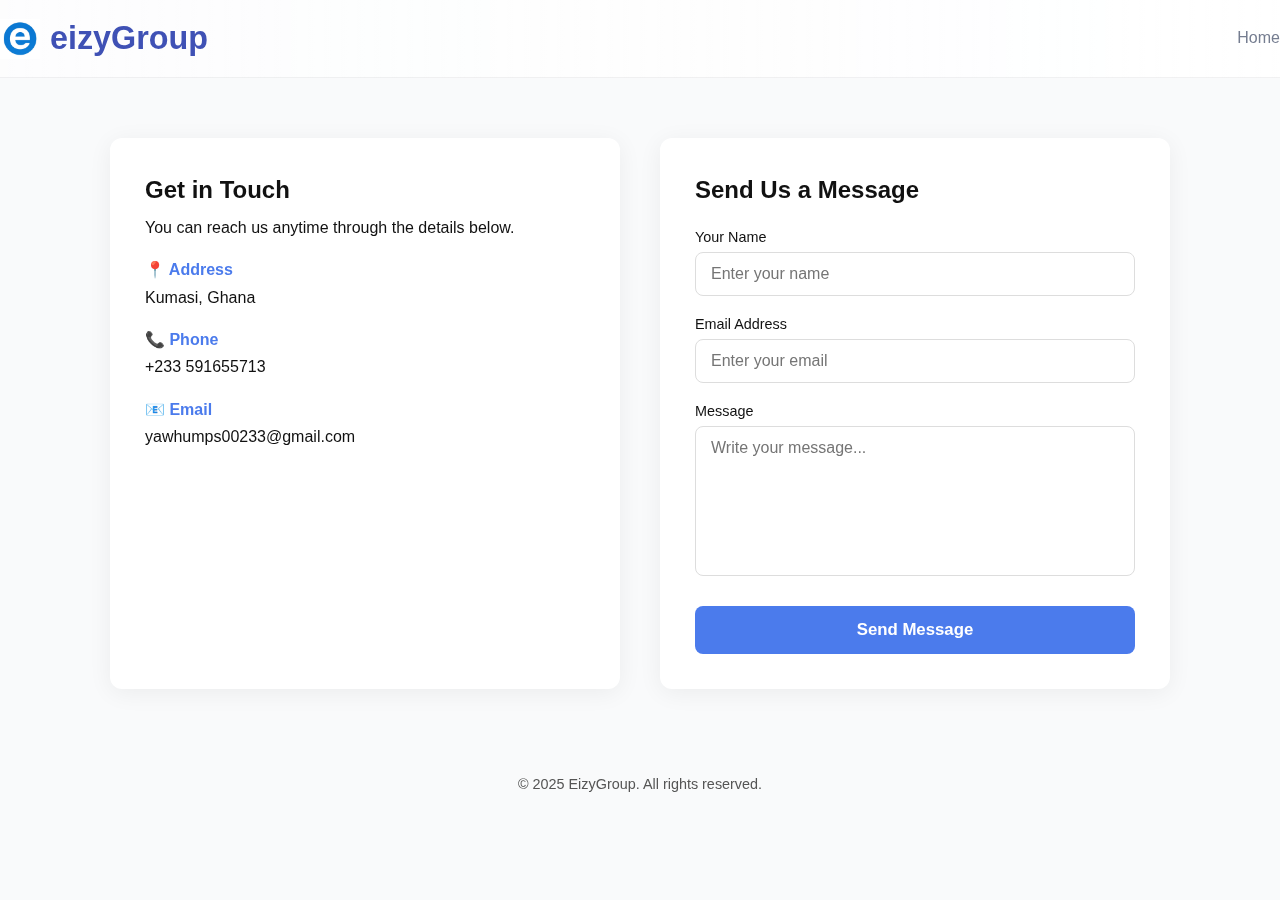
<file: contact.html>
<!DOCTYPE html>
<html lang="en">
  <head>
    <meta charset="UTF-8" />
    <meta name="viewport" content="width=device-width, initial-scale=1.0" />
    <title>Contact Us – EizyGroup</title>
    <link rel="stylesheet" href="./css/styles.css" />

    <style>
      * {
        margin: 0;
        padding: 0;
        box-sizing: border-box;
        font-family: "Poppins", sans-serif;
      }

      body {
        background: #f9fafb;
        color: #111;
      }

      /* MAIN WRAPPER: TWO COLUMNS */
      .contact-wrapper {
        max-width: 1100px;
        margin: 60px auto;
        display: flex;
        gap: 40px;
        padding: 0 20px;
      }

      /* LEFT INFO BOX */
      .contact-info {
        flex: 1;
        background: white;
        padding: 35px;
        border-radius: 12px;
        box-shadow: 0 4px 25px rgba(0, 0, 0, 0.06);
      }

      .contact-info h2 {
        margin-bottom: 10px;
      }

      .info-box {
        margin-top: 20px;
      }

      .info-box h4 {
        font-size: 1rem;
        margin-bottom: 5px;
        color: #4b7bec;
      }

      /* RIGHT FORM */
      .contact-form {
        flex: 1;
        background: white;
        padding: 35px;
        border-radius: 12px;
        box-shadow: 0 4px 25px rgba(0, 0, 0, 0.06);
      }

      .contact-form h2 {
        margin-bottom: 20px;
      }

      .form-group {
        margin-bottom: 18px;
      }

      label {
        font-size: 0.9rem;
        font-weight: 500;
        display: block;
        margin-bottom: 5px;
      }

      input,
      textarea {
        width: 100%;
        padding: 12px 15px;
        font-size: 1rem;
        border: 1px solid #ddd;
        border-radius: 8px;
        transition: 0.2s;
      }

      textarea {
        height: 150px;
        resize: none;
      }

      input:focus,
      textarea:focus {
        border-color: #4b7bec;
      }

      .btn {
        width: 100%;
        background: #4b7bec;
        color: white;
        padding: 14px;
        border: none;
        font-size: 1.05rem;
        border-radius: 8px;
        cursor: pointer;
        transition: 0.2s;
        margin-top: 5px;
      }

      .btn:hover {
        background: #3867d6;
      }

      .success-msg {
        margin-top: 15px;
        color: green;
        font-size: 0.95rem;
      }

      /* Footer */
      .footer {
        text-align: center;
        padding: 25px 0;
        margin-top: 40px;
        color: #555;
        font-size: 0.9rem;
      }

      /* RESPONSIVE */
      @media (max-width: 900px) {
        .contact-wrapper {
          flex-direction: column;
        }
      }
    </style>
  </head>
  <body>
    <header class="site-header">
      <div class="container header-inner">
        <div class="logo">
          <img
            src="css/logo.jpg"
            alt="eizyGroup logo"
            class="logo-icon"
            width="40"
            height="40"
          />
          <span class="logo-text">eizyGroup</span>
        </div>
        <nav class="main-nav" aria-label="Main navigation">
          <a href="index.html" class="nav-link" aria-label="Back to home"
            >Home</a
          >
        </nav>
      </div>
    </header>

    <section class="contact-wrapper">
      <!-- LEFT SIDE: INFO -->
      <div class="contact-info">
        <h2>Get in Touch</h2>
        <p>You can reach us anytime through the details below.</p>

        <div class="info-box">
          <h4>📍 Address</h4>
          <p>Kumasi, Ghana</p>
        </div>

        <div class="info-box">
          <h4>📞 Phone</h4>
          <p>+233 591655713</p>
        </div>

        <div class="info-box">
          <h4>📧 Email</h4>
          <p>yawhumps00233@gmail.com</p>
        </div>
      </div>

      <!-- RIGHT SIDE: FORM -->
      <form
        class="contact-form"
        action="https://formspree.io/f/xnnygwlg"
        method="POST"
      >
        <h2>Send Us a Message</h2>

        <div class="form-group">
          <label>Your Name</label>
          <input
            type="text"
            name="name"
            placeholder="Enter your name"
            required
          />
        </div>

        <div class="form-group">
          <label>Email Address</label>
          <input
            type="email"
            name="email"
            placeholder="Enter your email"
            required
          />
        </div>

        <div class="form-group">
          <label>Message</label>
          <textarea
            name="message"
            placeholder="Write your message..."
            required
          ></textarea>
        </div>

        <button type="submit" class="btn">Send Message</button>

        <p class="success-msg" id="successMsg" style="display: none">
          Message sent successfully ✔
        </p>
      </form>
    </section>

    <footer class="footer">
      <p>© 2025 EizyGroup. All rights reserved.</p>
    </footer>

    <script>
      // Optional success message
      const form = document.querySelector(".contact-form");
      const msg = document.getElementById("successMsg");

      form.addEventListener("submit", () => {
        setTimeout(() => {
          msg.style.display = "block";
        }, 600);
      });
    </script>
  </body>
</html>
</file>
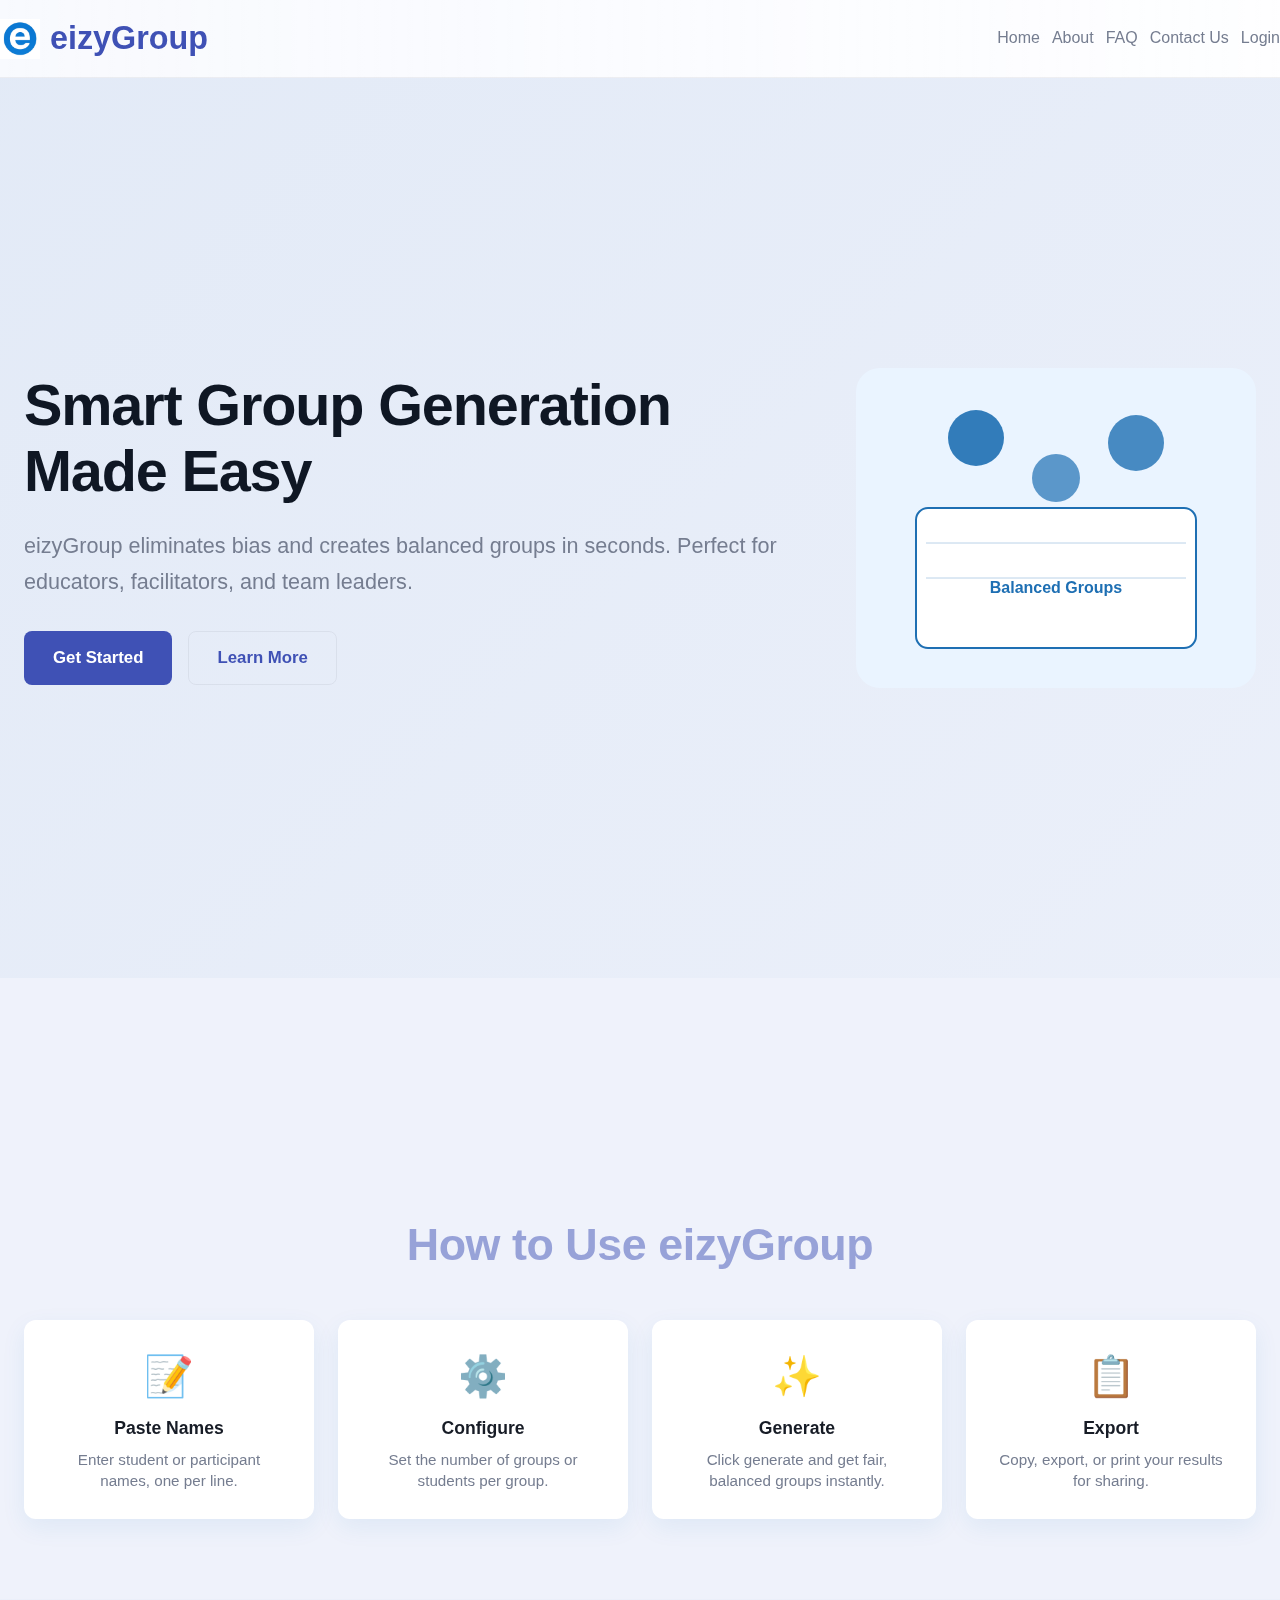
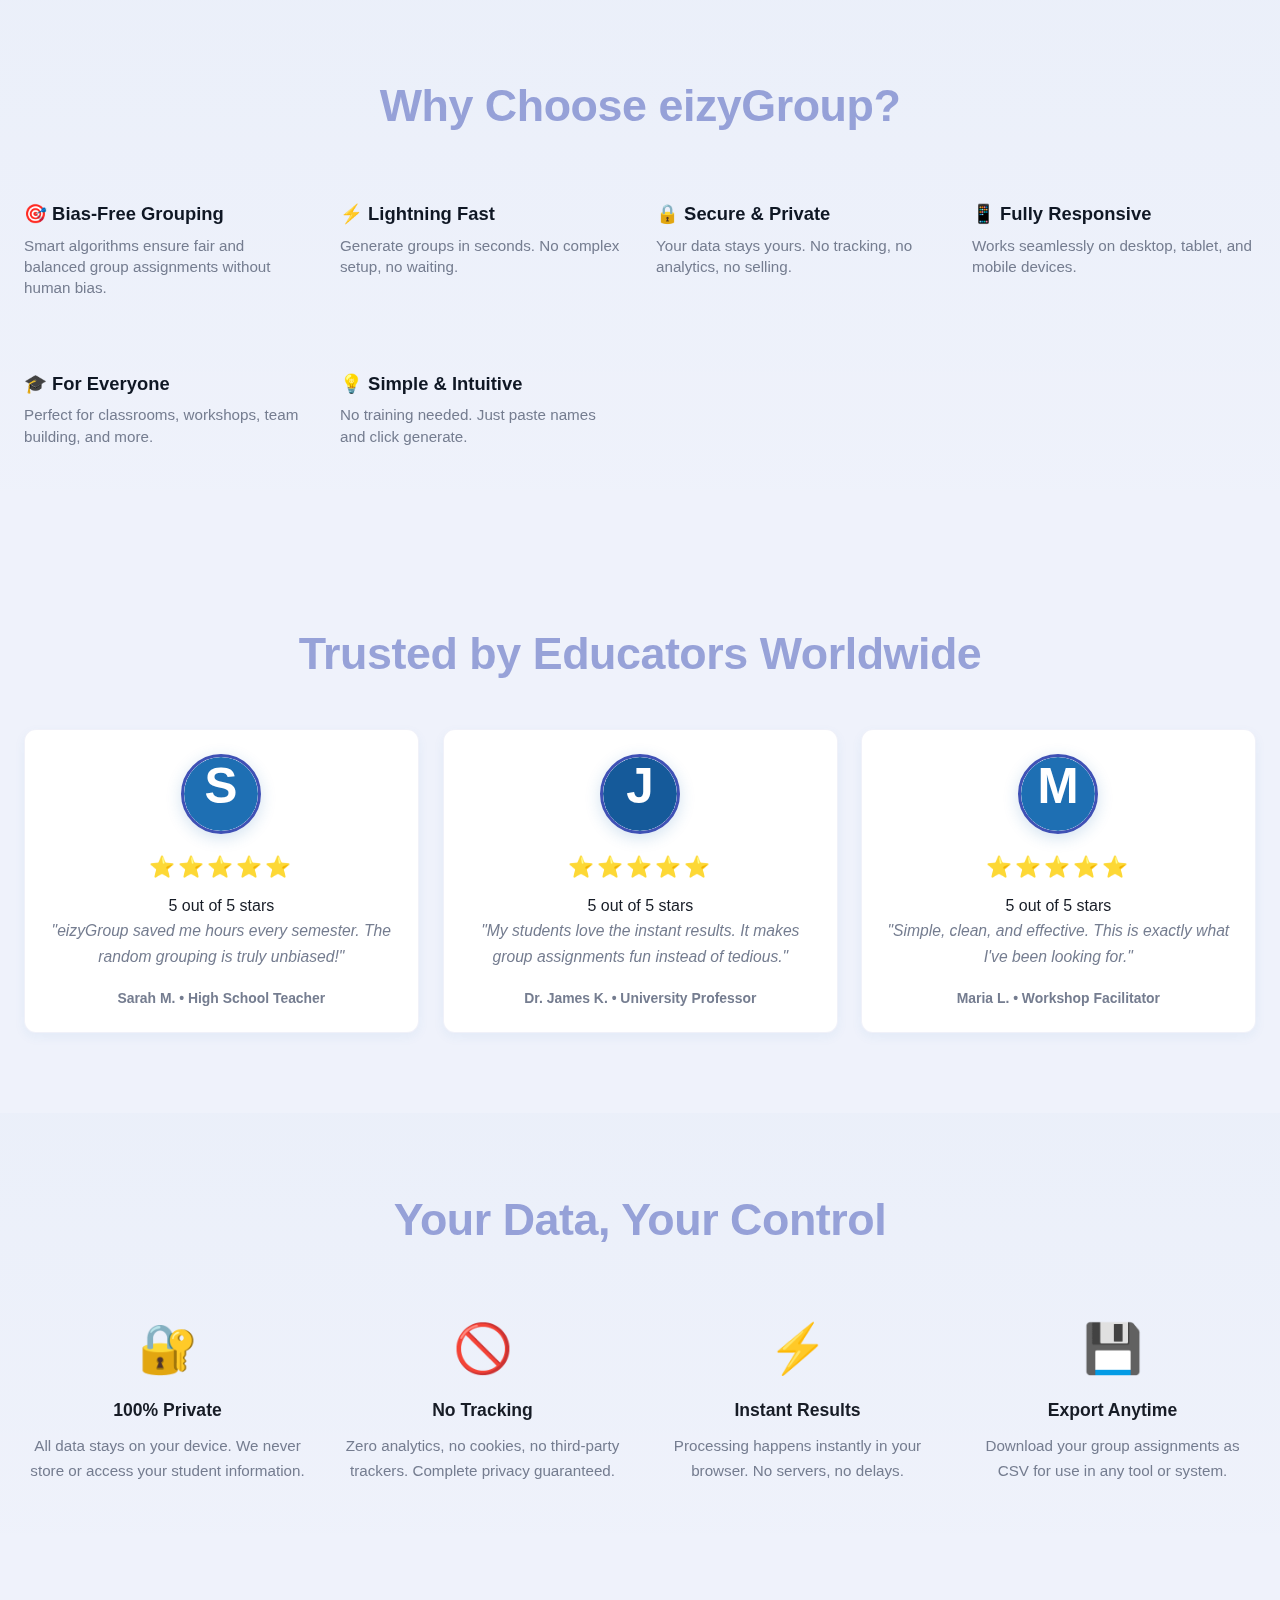
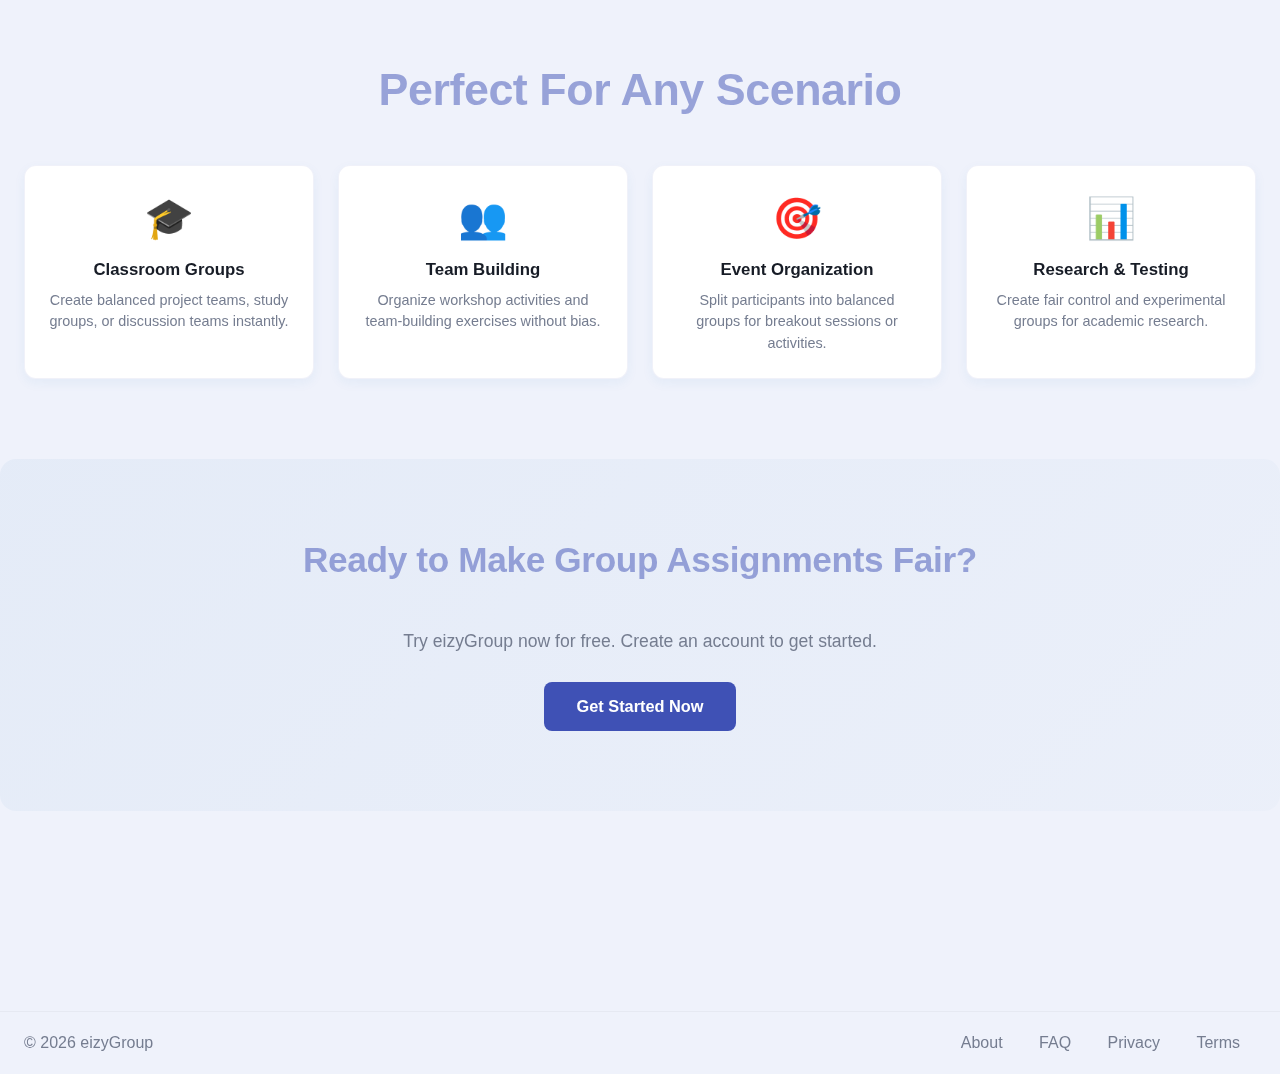
<file: dashboard.html>
<!DOCTYPE html>
<html lang="en">
  <head>
    <meta charset="utf-8" />
    <meta
      name="viewport"
      content="width=device-width, initial-scale=1, maximum-scale=5, user-scalable=yes, viewport-fit=cover"
    />
    <meta name="apple-mobile-web-app-capable" content="yes" />
    <meta
      name="apple-mobile-web-app-status-bar-style"
      content="black-translucent"
    />
    <meta name="theme-color" content="#1e6fb3" />
    <title>Dashboard — eizyGroup</title>
    <link rel="stylesheet" href="css/styles.css" />
  </head>
  <body id="app-body">
    <header class="site-header dashboard-header">
      <div class="container header-inner">
        <div class="logo">
          <span class="logo-icon" aria-hidden="true"> 🧑‍🤝‍🧑 </span>
          <span class="logo-text">eizyGroup</span>
        </div>
        <div class="header-actions">
          <div class="user-info">
            <div class="user-details">
              <div id="user-name-display" class="user-name"></div>
              <div id="user-joined-display" class="user-joined"></div>
            </div>
          </div>
          <button class="btn-icon" id="theme-toggle" title="Toggle dark mode">
            <span id="theme-icon">🌙</span>
          </button>
          <a
            href="#"
            id="nav-logout-btn"
            class="btn btn-small"
            style="
              padding: 8px 10px;
              border: 1px solid #35449e;
              color: red;
              font-weight: bolder;
            "
            onclick="logout(); return false;"
            >Logout</a
          >
        </div>
      </div>
    </header>

    <div class="dashboard-root" id="dashboard-root">
      <aside class="sidebar">
        <div class="sidebar-inner">
          <nav class="sidebar-nav">
            <button class="tab-btn active" data-tab="generator">
              Generator
            </button>
            <button class="tab-btn" data-tab="history">History</button>
            <button class="tab-btn" data-tab="settings">Settings</button>
            <button
              class="tab-btn logout-btn"
              data-tab="logout"
              onclick="logout(); return false;"
            >
              Logout
            </button>
          </nav>
        </div>
      </aside>

      <main class="dashboard-main">
        <!-- Generator Tab -->
        <section id="generator" class="panel tab-content active">
          <h2>Group Generator</h2>
          <div class="grid">
            <div class="card input-card">
              <label>Student Names (one per line)</label>
              <textarea
                id="students-input"
                placeholder="Alice\nBob\nCharlie\n..."
                rows="10"
              ></textarea>
              <div
                style="
                  margin-top: 12px;
                  background-color: #fff;
                  width: 150px;
                  border-radius: 100px;
                "
              >
                <label for="csv-import" class="btn btn-small btn-ghost"
                  >📥 Import CSV</label
                >
                <input
                  type="file"
                  id="csv-import"
                  accept=".csv"
                  style="display: none"
                />
              </div>
            </div>

            <div class="card config-card">
              <label>Number of groups</label>
              <input type="number" id="num-groups" min="1" value="3" />
              <label>— or —</label>
              <label>Students per group</label>
              <input
                type="number"
                id="students-per-group"
                min="1"
                placeholder="Auto"
              />
              <div class="actions">
                <button class="btn btn-primary" id="generate-btn">
                  Generate Groups
                </button>
              </div>
            </div>
          </div>

          <div class="results" id="results">
            <div class="welcome">
              Welcome! Paste student names and click "Generate Groups" to begin.
            </div>
          </div>

          <!-- Export button (shown when groups are generated) -->
          <div
            id="export-section"
            class="export-section"
            style="display: none; margin-top: 20px"
          >
            <button class="btn btn-primary" id="export-csv-btn">
              📥 Export as CSV
            </button>
          </div>
        </section>

        <!-- History Tab -->
        <section id="history" class="panel tab-content">
          <h2>Generation History</h2>
          <div id="history-list" class="history-list">
            <div class="welcome">
              No generations yet. Create groups in the Generator tab to see them
              here.
            </div>
          </div>
        </section>

        <!-- Settings Tab -->
        <section id="settings" class="panel tab-content">
          <h2>Settings</h2>
          <div class="settings-container">
            <div class="card settings-card">
              <h3>Account Information</h3>
              <div class="settings-item">
                <label class="settings-label">Name:</label>
                <span id="settings-name" class="settings-value"></span>
              </div>
              <div class="settings-item">
                <label class="settings-label">Email:</label>
                <span id="settings-email" class="settings-value"></span>
              </div>
              <div class="settings-item">
                <label class="settings-label">Member Since:</label>
                <span id="settings-joined" class="settings-value"></span>
              </div>
            </div>

            <div class="card settings-card">
              <h3>Preferences</h3>
              <div class="settings-item">
                <label class="settings-label">
                  <input type="checkbox" id="dark-mode-pref" />
                  Enable Dark Mode
                </label>
              </div>
              <div class="settings-item">
                <label class="settings-label">
                  <input type="checkbox" id="auto-save-pref" checked />
                  Auto-save group generations to history
                </label>
              </div>
            </div>

            <div class="card settings-card danger-zone">
              <h3>Data Management</h3>
              <div class="settings-item">
                <button class="btn btn-ghost" id="clear-history-btn">
                  Clear History
                </button>
                <p
                  style="
                    font-size: 0.85rem;
                    color: var(--muted);
                    margin: 8px 0 0;
                  "
                >
                  This will delete all saved group generations.
                </p>
              </div>
            </div>
          </div>
        </section>
      </main>
    </div>

    <!-- Login Modal (shared) -->
    <div class="modal" id="login-modal" aria-hidden="true">
      <div class="modal-backdrop" id="modal-backdrop"></div>
      <div
        class="modal-panel"
        role="dialog"
        aria-modal="true"
        aria-labelledby="modal-title"
      >
        <button class="modal-close" id="modal-close">×</button>
        <h3 id="modal-title">Sign In</h3>
        <form
          id="login-form"
          onsubmit="event.preventDefault(); onLoginSubmit();"
        >
          <label class="field">
            <span>Email</span>
            <input type="email" id="login-email" required />
          </label>
          <label class="field">
            <span>Password</span>
            <input type="password" id="login-password" required />
          </label>
          <div class="modal-actions">
            <button class="btn btn-primary" type="submit">Sign In</button>
            <button class="btn btn-ghost" type="button" id="modal-cancel">
              Cancel
            </button>
          </div>
        </form>
        <div class="modal-footer">
          Don't have an account?
          <a
            href="#"
            id="switch-to-signup"
            onclick="switchToSignup(); return false;"
            >Sign up</a
          >
        </div>
      </div>
    </div>

    <!-- Signup Modal (hidden by default) -->
    <div class="modal" id="signup-modal" aria-hidden="true">
      <div class="modal-backdrop" id="modal-backdrop-signup"></div>
      <div
        class="modal-panel"
        role="dialog"
        aria-modal="true"
        aria-labelledby="signup-title"
      >
        <button class="modal-close" id="modal-close-signup">×</button>
        <h3 id="signup-title">Create Account</h3>
        <form
          id="signup-form"
          onsubmit="event.preventDefault(); onSignupSubmit();"
        >
          <label class="field">
            <span>Full Name</span>
            <input type="text" id="signup-name" required />
          </label>
          <label class="field">
            <span>Email</span>
            <input type="email" id="signup-email" required />
          </label>
          <label class="field">
            <span>Password</span>
            <input type="password" id="signup-password" required />
          </label>
          <label class="field">
            <span>Confirm Password</span>
            <input type="password" id="signup-confirm" required />
          </label>
          <div class="modal-actions">
            <button class="btn btn-primary" type="submit">
              Create Account
            </button>
            <button
              class="btn btn-ghost"
              type="button"
              id="modal-cancel-signup"
            >
              Cancel
            </button>
          </div>
        </form>
        <div class="modal-footer">
          Already have an account?
          <a
            href="#"
            id="switch-to-login"
            onclick="switchToLogin(); return false;"
            >Sign in</a
          >
        </div>
      </div>
    </div>

    <script src="js/app.js"></script>
    <script>
      // Dashboard-specific auth check and initialization
      document.addEventListener("DOMContentLoaded", () => {
        if (!isLoggedIn()) {
          // Redirect to home if not logged in
          window.location.href = "index.html";
        } else {
          // Show user info
          const user = currentUser;
          const nameDisplay = document.getElementById("user-name-display");
          const joinedDisplay = document.getElementById("user-joined-display");

          if (nameDisplay && user) {
            nameDisplay.textContent = user.name || "User";
          }

          if (joinedDisplay) {
            const joinDate = user.joinDate
              ? new Date(user.joinDate).toLocaleDateString()
              : new Date().toLocaleDateString();
            joinedDisplay.textContent = `Joined: ${joinDate}`;
          }

          // Setup logout button
          const logoutBtn = document.getElementById("nav-logout-btn");
          if (logoutBtn) {
            logoutBtn.addEventListener("click", (e) => {
              e.preventDefault();
              logout();
            });
          }

          // Initialize theme toggle
          initThemeToggle();

          // Initialize CSV import
          initCSVImport();

          // Setup tab buttons
          const tabBtns = document.querySelectorAll(".tab-btn");
          tabBtns.forEach((btn) => {
            btn.addEventListener("click", () => {
              const tab = btn.getAttribute("data-tab");
              if (tab !== "logout") {
                switchTab(tab);
              }
            });
          });

          // Setup export CSV button
          const exportCsvBtn = document.getElementById("export-csv-btn");
          if (exportCsvBtn) {
            exportCsvBtn.addEventListener("click", exportGroupsAsCSV);
          }

          // Initialize the first tab
          switchTab("generator");
        }
      });
    </script>
  </body>
</html>
</file>
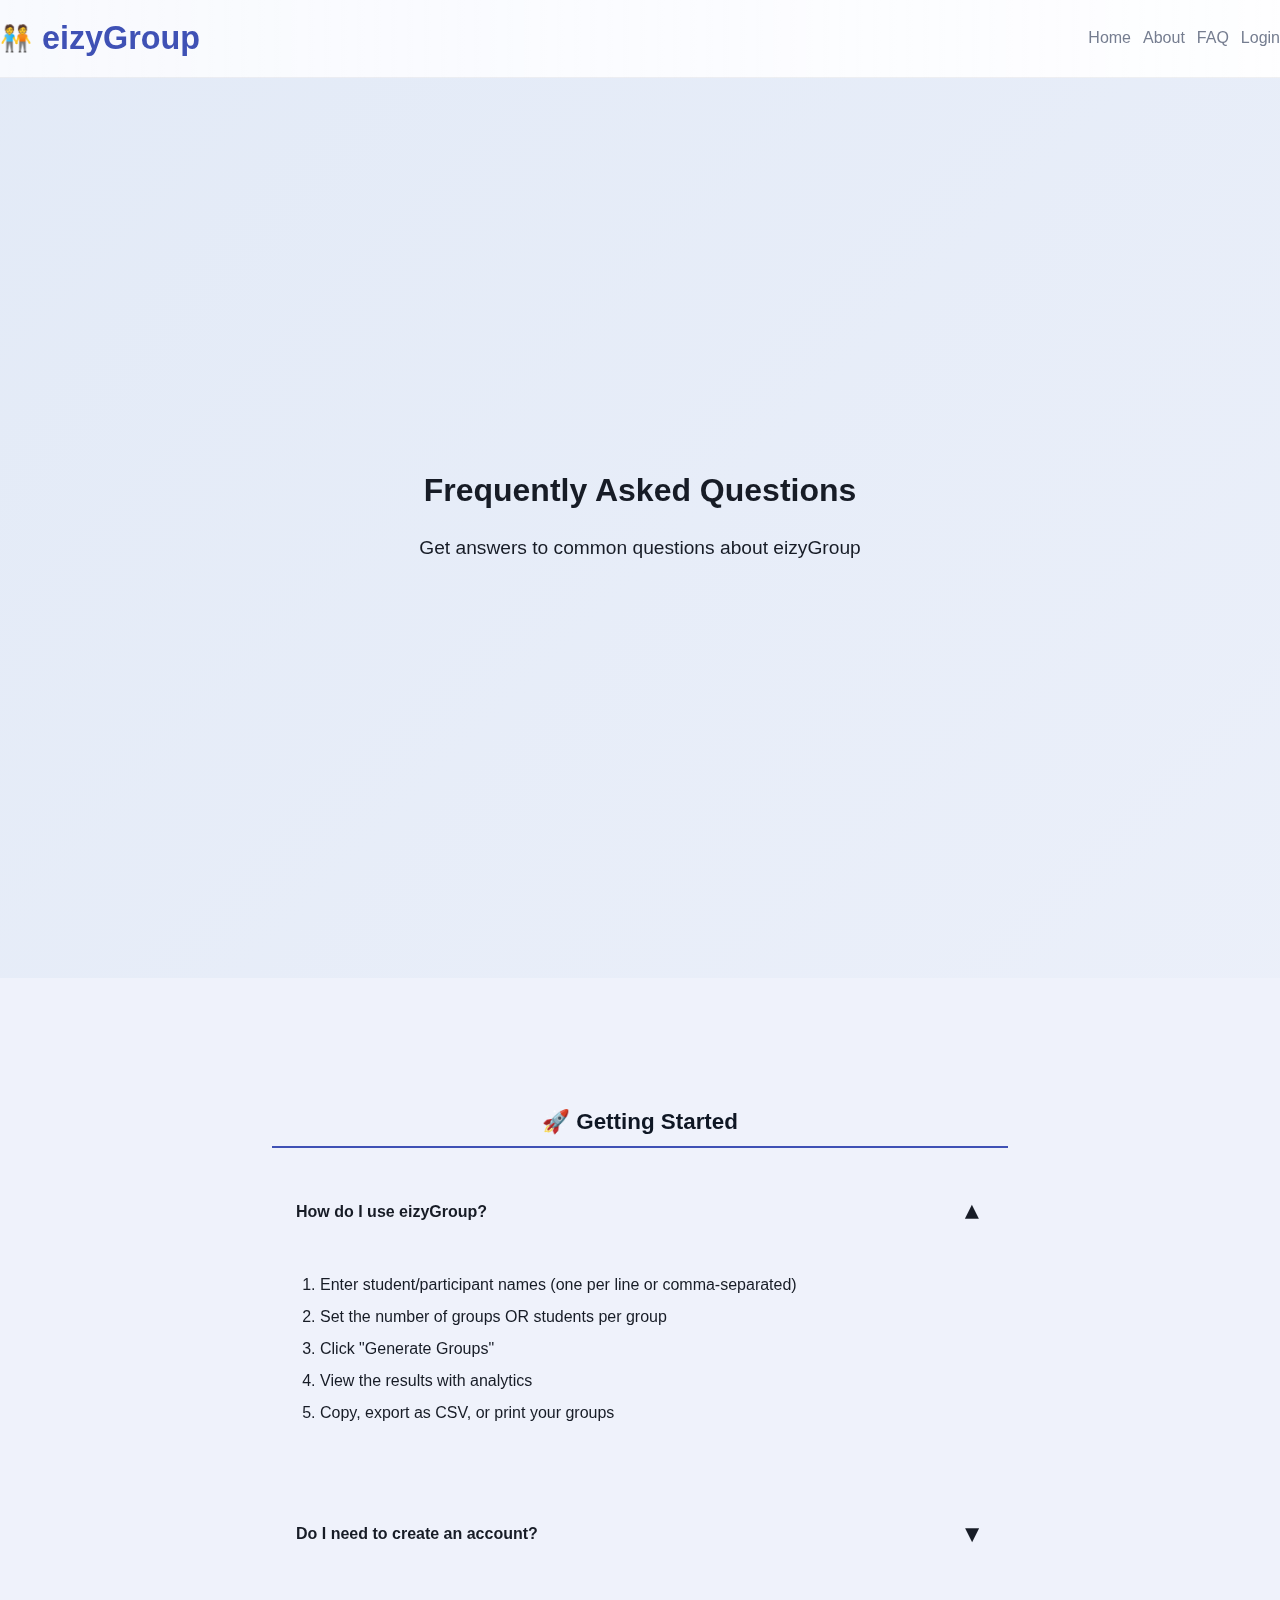
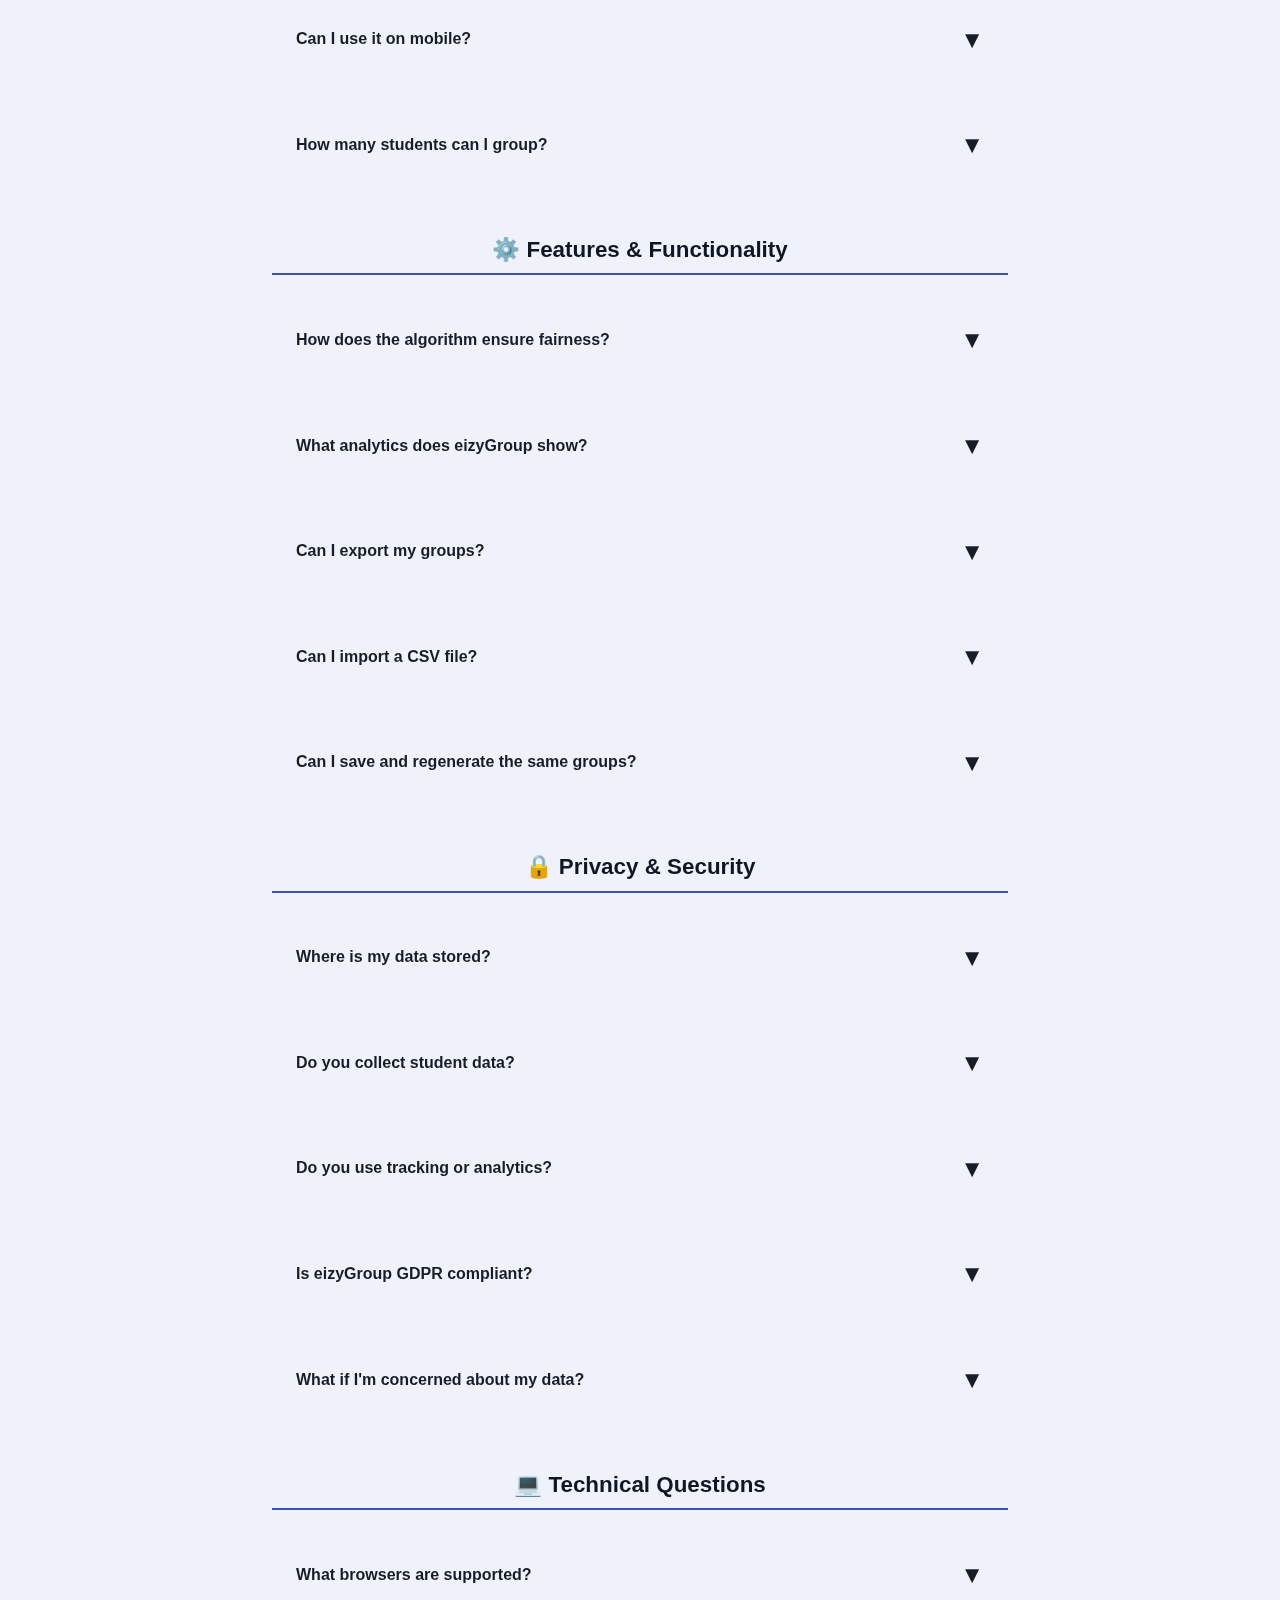
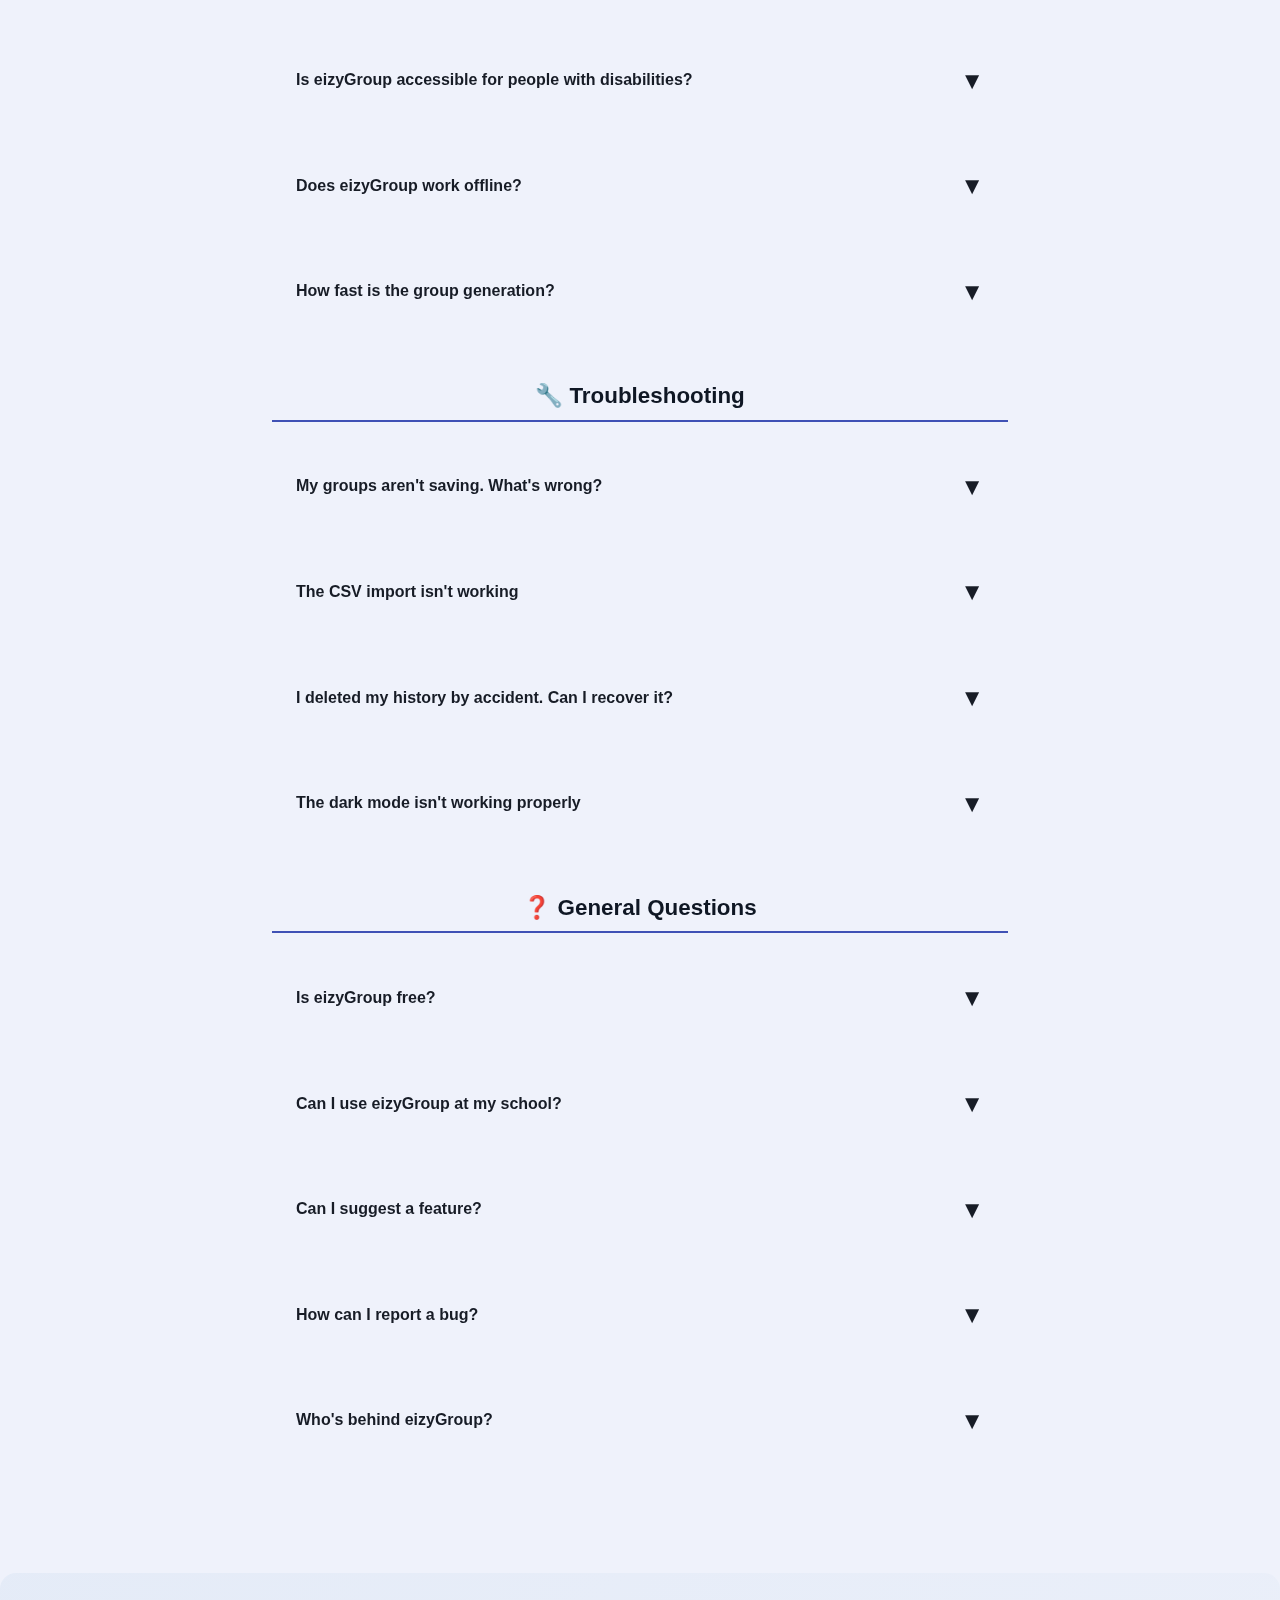
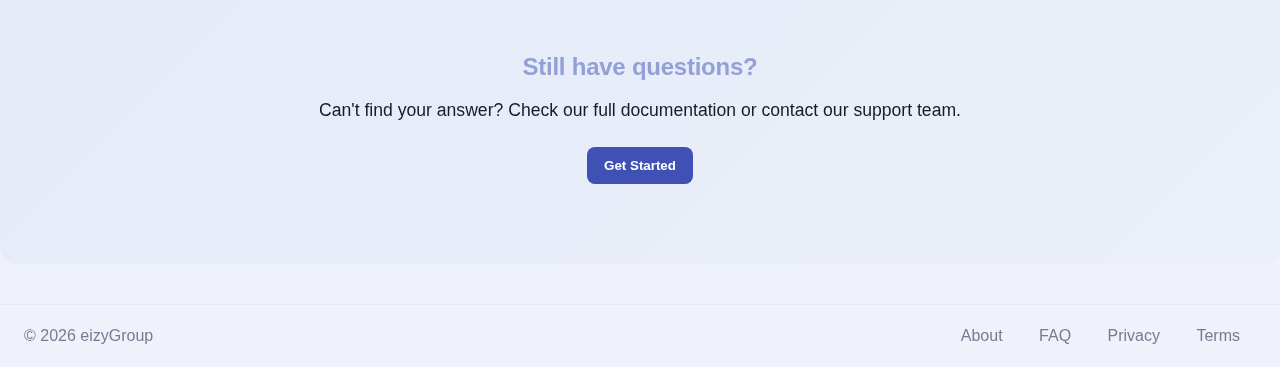
<file: faq.html>
<!DOCTYPE html>
<html lang="en">
  <head>
    <meta charset="utf-8" />
    <meta
      name="viewport"
      content="width=device-width, initial-scale=1, maximum-scale=5, user-scalable=yes, viewport-fit=cover"
    />
    <meta name="apple-mobile-web-app-capable" content="yes" />
    <meta
      name="apple-mobile-web-app-status-bar-style"
      content="black-translucent"
    />
    <meta name="theme-color" content="#1e6fb3" />
    <meta
      name="description"
      content="Frequently asked questions about eizyGroup. Find answers about features, privacy, security, technical details, troubleshooting, and more."
    />
    <meta name="keywords" content="eizyGroup FAQ, frequently asked questions, features, privacy, security, troubleshooting, group generator, student assignments" />
    <meta name="author" content="eizyGroup" />
    <meta name="robots" content="index, follow" />
    <meta name="language" content="English" />
    <meta name="revisit-after" content="7 days" />
    <!-- Open Graph Tags -->
    <meta property="og:type" content="website" />
    <meta property="og:title" content="FAQ — eizyGroup" />
    <meta property="og:description" content="Get answers to frequently asked questions about eizyGroup, including features, privacy, security, and technical support." />
    <meta property="og:url" content="https://www.eizygroup.com/faq.html" />
    <meta property="og:image" content="data:image/svg+xml,<svg xmlns='http://www.w3.org/2000/svg' viewBox='0 0 1200 630'><rect fill='%231e6fb3' width='1200' height='630'/><text x='50%' y='50%' text-anchor='middle' dy='.3em' font-size='72' font-weight='bold' fill='%23fff' font-family='sans-serif'>eizyGroup</text><text x='50%' y='60%' text-anchor='middle' font-size='32' fill='%23eaf4ff' font-family='sans-serif'>Frequently Asked Questions</text></svg>" />
    <meta property="og:site_name" content="eizyGroup" />
    <!-- Twitter Card Tags -->
    <meta name="twitter:card" content="summary_large_image" />
    <meta name="twitter:title" content="eizyGroup FAQ" />
    <meta name="twitter:description" content="Find answers to common questions about eizyGroup features, privacy, and support." />
    <meta name="twitter:image" content="data:image/svg+xml,<svg xmlns='http://www.w3.org/2000/svg' viewBox='0 0 1200 630'><rect fill='%231e6fb3' width='1200' height='630'/><text x='50%' y='50%' text-anchor='middle' dy='.3em' font-size='72' font-weight='bold' fill='%23fff' font-family='sans-serif'>eizyGroup</text><text x='50%' y='60%' text-anchor='middle' font-size='32' fill='%23eaf4ff' font-family='sans-serif'>FAQ</text></svg>" />
    <!-- Canonical URL -->
    <link rel="canonical" href="https://www.eizygroup.com/faq.html" />
    <!-- Google AdSense -->
    <meta name="google-adsense-account" content="ca-pub-2789487480341652" />
    <script
      async
      src="https://pagead2.googlesyndication.com/pagead/js/adsbygoogle.js?client=ca-pub-2789487480341652"
      crossorigin="anonymous"
    ></script>
    <title>FAQ — eizyGroup Frequently Asked Questions</title>
    <link rel="stylesheet" href="css/styles.css" />
    <link rel="preconnect" href="https://fonts.googleapis.com" />
    <link rel="dns-prefetch" href="https://fonts.googleapis.com" />
    <link rel="preload" as="style" href="css/styles.css" />
    <link
      rel="icon"
      href="data:image/svg+xml,<svg xmlns='http://www.w3.org/2000/svg' viewBox='0 0 24 24'><rect fill='%231e6fb3' width='24' height='24' rx='4'/><path fill='%23fff' d='M6.5 12.5l2 2 6-6' stroke='%23fff' stroke-width='1.5' fill='none' stroke-linecap='round' stroke-linejoin='round'/></svg>"
    />
    <!-- Structured Data (JSON-LD) for FAQs -->
    <script type="application/ld+json">
    {
      "@context": "https://schema.org",
      "@type": "FAQPage",
      "mainEntity": [
        {
          "@type": "Question",
          "name": "What is eizyGroup?",
          "acceptedAnswer": {
            "@type": "Answer",
            "text": "eizyGroup is a bias-free group generator designed for educators and facilitators to create fair, balanced student groups instantly."
          }
        },
        {
          "@type": "Question",
          "name": "Is my data private?",
          "acceptedAnswer": {
            "@type": "Answer",
            "text": "Yes, eizyGroup is GDPR and FERPA compliant. Your student data is processed locally in your browser and never stored on servers."
          }
        }
      ]
    }
    </script>
    <style>
      .faq-item {
        margin-bottom: 1.5rem;
        background: var(--bg-secondary);
        border-radius: 8px;
        overflow: hidden;
        transition: all 0.3s ease;
      }
      .faq-item:hover {
        box-shadow: 0 4px 12px rgba(0, 0, 0, 0.1);
      }
      .faq-question {
        padding: 1.5rem;
        cursor: pointer;
        display: flex;
        justify-content: space-between;
        align-items: center;
        font-weight: 600;
        user-select: none;
        background: var(--bg-secondary);
        transition: background 0.3s ease;
      }
      .faq-question:hover {
        background: var(--bg-tertiary);
      }
      .faq-toggle {
        font-size: 1.5rem;
        transition: transform 0.3s ease;
      }
      .faq-item.active .faq-toggle {
        transform: rotate(180deg);
      }
      .faq-answer {
        max-height: 0;
        overflow: hidden;
        transition: max-height 0.3s ease;
      }
      .faq-item.active .faq-answer {
        max-height: 500px;
      }
      .faq-answer-content {
        padding: 1.5rem;
        padding-top: 0;
        color: var(--text-secondary);
        line-height: 1.8;
      }
      .faq-category {
        margin-top: 3rem;
        margin-bottom: 2rem;
        padding: 0 1rem;
      }
      .faq-category h3 {
        font-size: 1.4rem;
        margin-bottom: 1.5rem;
        padding-bottom: 0.5rem;
        border-bottom: 2px solid var(--accent);
        color: #0f1724;
        text-align: center;
      }
      .faq-item {
        display: flex;
        flex-direction: column;
        width: 100%;
        max-width: 100%;
      }
      @media (max-width: 768px) {
        .faq-category {
          margin-top: 2rem;
          margin-bottom: 1.5rem;
          padding: 0 1rem;
        }
        .faq-category h3 {
          font-size: 1.2rem;
        }
        .faq-question {
          padding: 1rem;
        }
      }
      @media (max-width: 480px) {
        .faq-category {
          padding: 0 0.5rem;
          margin-top: 1.5rem;
        }
        .faq-category h3 {
          font-size: 1rem;
          margin-bottom: 1rem;
        }
        .faq-question span {
          font-size: 0.95rem;
        }
      }
    </style>
    <script defer src="js/app.js"></script>
    <noscript><link rel="stylesheet" href="css/styles.css" /></noscript>
  </head>
  <body id="app-body">
    <a href="#main-content" class="skip-link">Skip to main content</a>

    <header class="site-header">
      <div class="container header-inner">
        <div class="logo">
          <span class="logo-icon" aria-hidden="true">🧑‍🤝‍🧑</span>
          <span class="logo-text">eizyGroup</span>
        </div>
        <nav class="main-nav" aria-label="Main navigation">
          <a href="index.html" class="nav-link" aria-label="Back to home"
            >Home</a
          >
          <a href="about.html" class="nav-link" aria-label="About page"
            >About</a
          >
          <a
            href="faq.html"
            class="nav-link active"
            aria-label="Frequently asked questions"
            >FAQ</a
          >
          <a
            href="#"
            class="nav-link"
            id="nav-login"
            aria-label="Login or create account"
            onclick="window.switchToLogin(); return false;"
            >Login</a
          >
        </nav>
      </div>
    </header>

    <main id="main-content">
      <!-- Hero Section -->
      <section class="section hero-section" style="padding: 3rem 0">
        <div class="container">
          <div style="text-align: center; margin-bottom: 3rem">
            <h1>Frequently Asked Questions</h1>
            <p
              style="
                font-size: 1.2rem;
                color: var(--text-secondary);
                max-width: 600px;
                margin: 1rem auto;
              "
            >
              Get answers to common questions about eizyGroup
            </p>
          </div>
        </div>
      </section>

      <!-- FAQ Content -->
      <section class="section">
        <div class="container" style="max-width: 800px; width: 100%; margin-left: auto; margin-right: auto; padding: 0 1rem;">
          <!-- Getting Started Category -->
          <div class="faq-category">
            <h3>🚀 Getting Started</h3>

            <div class="faq-item active" onclick="toggleFAQ(this)">
              <div class="faq-question">
                <span>How do I use eizyGroup?</span>
                <span class="faq-toggle">▼</span>
              </div>
              <div class="faq-answer">
                <div class="faq-answer-content">
                  <ol style="padding-left: 1.5rem; line-height: 2">
                    <li>
                      Enter student/participant names (one per line or
                      comma-separated)
                    </li>
                    <li>Set the number of groups OR students per group</li>
                    <li>Click "Generate Groups"</li>
                    <li>View the results with analytics</li>
                    <li>Copy, export as CSV, or print your groups</li>
                  </ol>
                </div>
              </div>
            </div>

            <div class="faq-item" onclick="toggleFAQ(this)">
              <div class="faq-question">
                <span>Do I need to create an account?</span>
                <span class="faq-toggle">▼</span>
              </div>
              <div class="faq-answer">
                <div class="faq-answer-content">
                  Yes, creating a free account allows you to save your grouping
                  history, track analytics, and access advanced features. Your
                  account is completely free and takes 30 seconds to create.
                </div>
              </div>
            </div>

            <div class="faq-item" onclick="toggleFAQ(this)">
              <div class="faq-question">
                <span>Can I use it on mobile?</span>
                <span class="faq-toggle">▼</span>
              </div>
              <div class="faq-answer">
                <div class="faq-answer-content">
                  Yes! eizyGroup is fully responsive and works great on phones,
                  tablets, and desktops. All features are available on mobile
                  devices.
                </div>
              </div>
            </div>

            <div class="faq-item" onclick="toggleFAQ(this)">
              <div class="faq-question">
                <span>How many students can I group?</span>
                <span class="faq-toggle">▼</span>
              </div>
              <div class="faq-answer">
                <div class="faq-answer-content">
                  You can group anywhere from 2 to 10,000+ students. The app
                  works efficiently with any size class or group.
                </div>
              </div>
            </div>
          </div>

          <!-- Features Category -->
          <div class="faq-category">
            <h3>⚙️ Features & Functionality</h3>

            <div class="faq-item" onclick="toggleFAQ(this)">
              <div class="faq-question">
                <span>How does the algorithm ensure fairness?</span>
                <span class="faq-toggle">▼</span>
              </div>
              <div class="faq-answer">
                <div class="faq-answer-content">
                  Our algorithm uses cryptographically secure randomization
                  combined with optimization algorithms to:
                  <ul style="margin-top: 0.5rem; padding-left: 1.5rem">
                    <li>Eliminate human bias and favoritism</li>
                    <li>
                      Ensure balanced group sizes (no huge groups, no tiny
                      groups)
                    </li>
                    <li>Distribute students randomly across groups</li>
                    <li>
                      Prevent duplicate pairings (same students aren't always
                      together)
                    </li>
                  </ul>
                </div>
              </div>
            </div>

            <div class="faq-item" onclick="toggleFAQ(this)">
              <div class="faq-question">
                <span>What analytics does eizyGroup show?</span>
                <span class="faq-toggle">▼</span>
              </div>
              <div class="faq-answer">
                <div class="faq-answer-content">
                  eizyGroup provides:
                  <ul style="margin-top: 0.5rem; padding-left: 1.5rem">
                    <li>
                      <strong>Balance Score:</strong> Measures how evenly
                      students are distributed
                    </li>
                    <li>
                      <strong>Diversity Score:</strong> Tracks variety in group
                      composition
                    </li>
                    <li>
                      <strong>Group Size Distribution:</strong> Visual chart of
                      group sizes
                    </li>
                    <li>
                      <strong>Performance Trends:</strong> See your generation
                      history
                    </li>
                    <li>
                      <strong>Duplicate Prevention:</strong> Warns about
                      repeated pairings
                    </li>
                  </ul>
                </div>
              </div>
            </div>

            <div class="faq-item" onclick="toggleFAQ(this)">
              <div class="faq-question">
                <span>Can I export my groups?</span>
                <span class="faq-toggle">▼</span>
              </div>
              <div class="faq-answer">
                <div class="faq-answer-content">
                  Yes! You can:
                  <ul style="margin-top: 0.5rem; padding-left: 1.5rem">
                    <li>Copy to clipboard (formatted text)</li>
                    <li>Export as CSV (import to Excel/Google Sheets)</li>
                    <li>Print directly from the browser</li>
                    <li>Share the results via email or messaging</li>
                  </ul>
                </div>
              </div>
            </div>

            <div class="faq-item" onclick="toggleFAQ(this)">
              <div class="faq-question">
                <span>Can I import a CSV file?</span>
                <span class="faq-toggle">▼</span>
              </div>
              <div class="faq-answer">
                <div class="faq-answer-content">
                  Yes! You can import a CSV file with student names. Just click
                  the "Import CSV" button and select your file. Makes it easy to
                  use your roster data.
                </div>
              </div>
            </div>

            <div class="faq-item" onclick="toggleFAQ(this)">
              <div class="faq-question">
                <span>Can I save and regenerate the same groups?</span>
                <span class="faq-toggle">▼</span>
              </div>
              <div class="faq-answer">
                <div class="faq-answer-content">
                  Yes! Your generation history is saved automatically. You can
                  click on any previous generation to reload it and regenerate
                  from the same student list. Perfect for next semester or next
                  year!
                </div>
              </div>
            </div>
          </div>

          <!-- Privacy & Security Category -->
          <div class="faq-category">
            <h3>🔒 Privacy & Security</h3>

            <div class="faq-item" onclick="toggleFAQ(this)">
              <div class="faq-question">
                <span>Where is my data stored?</span>
                <span class="faq-toggle">▼</span>
              </div>
              <div class="faq-answer">
                <div class="faq-answer-content">
                  Your data is stored locally on your device using browser
                  storage (localStorage). We never send your student names to
                  any server. Everything happens in your browser, on your
                  computer.
                </div>
              </div>
            </div>

            <div class="faq-item" onclick="toggleFAQ(this)">
              <div class="faq-question">
                <span>Do you collect student data?</span>
                <span class="faq-toggle">▼</span>
              </div>
              <div class="faq-answer">
                <div class="faq-answer-content">
                  No! We don't collect, store, or have access to any student
                  names or personal information. Your data never leaves your
                  device. We're fully compliant with GDPR, FERPA, and other
                  privacy regulations.
                </div>
              </div>
            </div>

            <div class="faq-item" onclick="toggleFAQ(this)">
              <div class="faq-question">
                <span>Do you use tracking or analytics?</span>
                <span class="faq-toggle">▼</span>
              </div>
              <div class="faq-answer">
                <div class="faq-answer-content">
                  We use Google AdSense for monetization (ads), which includes
                  basic analytics about page visits. However, we don't track
                  individual users or collect personal information. No cookies
                  track your behavior.
                </div>
              </div>
            </div>

            <div class="faq-item" onclick="toggleFAQ(this)">
              <div class="faq-question">
                <span>Is eizyGroup GDPR compliant?</span>
                <span class="faq-toggle">▼</span>
              </div>
              <div class="faq-answer">
                <div class="faq-answer-content">
                  Yes! Since we don't store student data on servers, we're fully
                  compliant with GDPR. European teachers can use eizyGroup
                  without any compliance concerns. See our Privacy Policy for
                  details.
                </div>
              </div>
            </div>

            <div class="faq-item" onclick="toggleFAQ(this)">
              <div class="faq-question">
                <span>What if I'm concerned about my data?</span>
                <span class="faq-toggle">▼</span>
              </div>
              <div class="faq-answer">
                <div class="faq-answer-content">
                  You can:
                  <ul style="margin-top: 0.5rem; padding-left: 1.5rem">
                    <li>Use a pseudonym instead of real names if you prefer</li>
                    <li>
                      Clear your browser data anytime to delete all stored
                      groups
                    </li>
                    <li>Verify our code is open-source on GitHub</li>
                    <li>Read our detailed Privacy Policy</li>
                  </ul>
                </div>
              </div>
            </div>
          </div>

          <!-- Technical Category -->
          <div class="faq-category">
            <h3>💻 Technical Questions</h3>

            <div class="faq-item" onclick="toggleFAQ(this)">
              <div class="faq-question">
                <span>What browsers are supported?</span>
                <span class="faq-toggle">▼</span>
              </div>
              <div class="faq-answer">
                <div class="faq-answer-content">
                  eizyGroup works on all modern browsers:
                  <ul style="margin-top: 0.5rem; padding-left: 1.5rem">
                    <li>Chrome/Edge (recommended)</li>
                    <li>Firefox</li>
                    <li>Safari</li>
                    <li>Mobile browsers (iOS Safari, Chrome Mobile)</li>
                  </ul>
                  Works best on browsers from the last 2 years.
                </div>
              </div>
            </div>

            <div class="faq-item" onclick="toggleFAQ(this)">
              <div class="faq-question">
                <span
                  >Is eizyGroup accessible for people with disabilities?</span
                >
                <span class="faq-toggle">▼</span>
              </div>
              <div class="faq-answer">
                <div class="faq-answer-content">
                  Yes! eizyGroup is built to WCAG AA standards for
                  accessibility:
                  <ul style="margin-top: 0.5rem; padding-left: 1.5rem">
                    <li>Screen reader compatible</li>
                    <li>Keyboard navigation support</li>
                    <li>High contrast mode support</li>
                    <li>Semantic HTML markup</li>
                  </ul>
                  If you find accessibility issues, please let us know!
                </div>
              </div>
            </div>

            <div class="faq-item" onclick="toggleFAQ(this)">
              <div class="faq-question">
                <span>Does eizyGroup work offline?</span>
                <span class="faq-toggle">▼</span>
              </div>
              <div class="faq-answer">
                <div class="faq-answer-content">
                  Mostly yes! Once the page loads, you can use eizyGroup without
                  internet. However, you need internet to initially load the
                  application. Your saved groups persist offline and sync when
                  you reconnect.
                </div>
              </div>
            </div>

            <div class="faq-item" onclick="toggleFAQ(this)">
              <div class="faq-question">
                <span>How fast is the group generation?</span>
                <span class="faq-toggle">▼</span>
              </div>
              <div class="faq-answer">
                <div class="faq-answer-content">
                  Instant! Groups are generated in milliseconds, even for 1000+
                  students. Optimized algorithms ensure lightning-fast results
                  on any device.
                </div>
              </div>
            </div>
          </div>

          <!-- Troubleshooting Category -->
          <div class="faq-category">
            <h3>🔧 Troubleshooting</h3>

            <div class="faq-item" onclick="toggleFAQ(this)">
              <div class="faq-question">
                <span>My groups aren't saving. What's wrong?</span>
                <span class="faq-toggle">▼</span>
              </div>
              <div class="faq-answer">
                <div class="faq-answer-content">
                  Try:
                  <ul style="margin-top: 0.5rem; padding-left: 1.5rem">
                    <li>Check if "Auto-save" is enabled in Settings</li>
                    <li>Clear browser cache and refresh the page</li>
                    <li>Check if localStorage is enabled in your browser</li>
                    <li>Try a different browser</li>
                    <li>Contact support if the issue persists</li>
                  </ul>
                </div>
              </div>
            </div>

            <div class="faq-item" onclick="toggleFAQ(this)">
              <div class="faq-question">
                <span>The CSV import isn't working</span>
                <span class="faq-toggle">▼</span>
              </div>
              <div class="faq-answer">
                <div class="faq-answer-content">
                  Make sure your CSV file:
                  <ul style="margin-top: 0.5rem; padding-left: 1.5rem">
                    <li>Is a .csv file (not Excel format)</li>
                    <li>Has one name per line or per cell</li>
                    <li>Doesn't have special characters that break parsing</li>
                    <li>Is properly formatted (test in a text editor)</li>
                  </ul>
                  Try exporting a sample CSV from eizyGroup to see the expected
                  format.
                </div>
              </div>
            </div>

            <div class="faq-item" onclick="toggleFAQ(this)">
              <div class="faq-question">
                <span>I deleted my history by accident. Can I recover it?</span>
                <span class="faq-toggle">▼</span>
              </div>
              <div class="faq-answer">
                <div class="faq-answer-content">
                  Unfortunately, deleted history can't be recovered once
                  cleared. However:
                  <ul style="margin-top: 0.5rem; padding-left: 1.5rem">
                    <li>Your browser might have backups (check Cache)</li>
                    <li>Always export important groupings as CSV first</li>
                    <li>Consider printing results for archival</li>
                  </ul>
                </div>
              </div>
            </div>

            <div class="faq-item" onclick="toggleFAQ(this)">
              <div class="faq-question">
                <span>The dark mode isn't working properly</span>
                <span class="faq-toggle">▼</span>
              </div>
              <div class="faq-answer">
                <div class="faq-answer-content">
                  Try:
                  <ul style="margin-top: 0.5rem; padding-left: 1.5rem">
                    <li>Toggle dark mode off and on again</li>
                    <li>Refresh the page (F5)</li>
                    <li>Check Settings → Dark Mode preference</li>
                    <li>Clear browser cache</li>
                    <li>Try a different browser</li>
                  </ul>
                </div>
              </div>
            </div>
          </div>

          <!-- General Category -->
          <div class="faq-category">
            <h3>❓ General Questions</h3>

            <div class="faq-item" onclick="toggleFAQ(this)">
              <div class="faq-question">
                <span>Is eizyGroup free?</span>
                <span class="faq-toggle">▼</span>
              </div>
              <div class="faq-answer">
                <div class="faq-answer-content">
                  Yes! eizyGroup is completely free to use. We monetize through
                  non-intrusive ads. You'll never need to pay to access the core
                  features.
                </div>
              </div>
            </div>

            <div class="faq-item" onclick="toggleFAQ(this)">
              <div class="faq-question">
                <span>Can I use eizyGroup at my school?</span>
                <span class="faq-toggle">▼</span>
              </div>
              <div class="faq-answer">
                <div class="faq-answer-content">
                  Absolutely! eizyGroup is designed for schools, universities,
                  and educational institutions. Use it in your classroom, for
                  staff meetings, or any group assignment need.
                </div>
              </div>
            </div>

            <div class="faq-item" onclick="toggleFAQ(this)">
              <div class="faq-question">
                <span>Can I suggest a feature?</span>
                <span class="faq-toggle">▼</span>
              </div>
              <div class="faq-answer">
                <div class="faq-answer-content">
                  Yes! We love hearing from our users. Please send feature
                  requests to our support email. We review all suggestions and
                  implement the most requested features regularly.
                </div>
              </div>
            </div>

            <div class="faq-item" onclick="toggleFAQ(this)">
              <div class="faq-question">
                <span>How can I report a bug?</span>
                <span class="faq-toggle">▼</span>
              </div>
              <div class="faq-answer">
                <div class="faq-answer-content">
                  Please report bugs by:
                  <ul style="margin-top: 0.5rem; padding-left: 1.5rem">
                    <li>Emailing us with details and screenshots</li>
                    <li>Opening an issue on our GitHub repository</li>
                    <li>Contacting us through the app</li>
                  </ul>
                  Include browser version, OS, and step-by-step reproduction
                  steps for faster fixes.
                </div>
              </div>
            </div>

            <div class="faq-item" onclick="toggleFAQ(this)">
              <div class="faq-question">
                <span>Who's behind eizyGroup?</span>
                <span class="faq-toggle">▼</span>
              </div>
              <div class="faq-answer">
                <div class="faq-answer-content">
                  eizyGroup was created by a passionate full-stack developer who
                  believes in fair, transparent education tools. See our
                  <a href="about.html">About Page</a> for more details about our
                  mission and values.
                </div>
              </div>
            </div>
          </div>
        </div>
      </section>

      <!-- CTA Section -->
      <section class="section cta-section">
        <div class="container" style="text-align: center">
          <h2 style="font-size: 1.5rem; margin-bottom: 1rem">
            Still have questions?
          </h2>
          <p style="margin-bottom: 1.5rem; color: var(--text-secondary)">
            Can't find your answer? Check our full documentation or contact our
            support team.
          </p>
          <button
            class="btn btn-primary"
            onclick="handleHeroCTA();"
            aria-label="Get started with eizyGroup"
          >
            Get Started
          </button>
        </div>
      </section>
    </main>

    <footer class="site-footer" role="contentinfo">
      <div class="container footer-inner">
        <div>© <span id="year"></span> eizyGroup</div>
        <div>
          <a
            href="about.html"
            style="color: inherit; text-decoration: none; margin: 0 1rem"
            >About</a
          >
          <a
            href="faq.html"
            style="color: inherit; text-decoration: none; margin: 0 1rem"
            >FAQ</a
          >
          <a
            href="privacy.html"
            style="color: inherit; text-decoration: none; margin: 0 1rem"
            >Privacy</a
          >
          <a
            href="terms.html"
            style="color: inherit; text-decoration: none; margin: 0 1rem"
            >Terms</a
          >
        </div>
      </div>
    </footer>

    <!-- Login Modal (hidden by default) -->
    <div class="modal" id="login-modal" aria-hidden="true" role="dialog" aria-labelledby="modal-title" aria-modal="true">
      <div class="modal-backdrop" id="modal-backdrop" aria-hidden="true"></div>
      <div class="modal-panel" role="dialog" aria-modal="true" aria-labelledby="modal-title">
        <button class="modal-close" id="modal-close">×</button>
        <h3 id="modal-title">Sign In</h3>
        <form id="login-form">
          <label class="field">
            <span>Email</span>
            <input type="email" id="login-email" required />
          </label>
          <label class="field">
            <span>Password</span>
            <input type="password" id="login-password" required />
          </label>
          <div class="modal-actions">
            <button class="btn btn-primary" type="submit">Sign In</button>
            <button class="btn btn-ghost" type="button" id="modal-cancel">Cancel</button>
          </div>
        </form>
        <div class="modal-footer">
          Don't have an account?
          <a href="#" id="switch-to-signup">Sign up</a>
        </div>
      </div>
    </div>

    <!-- Signup Modal (hidden by default) -->
    <div class="modal" id="signup-modal" aria-hidden="true" role="dialog" aria-labelledby="signup-title" aria-modal="true">
      <div class="modal-backdrop" id="modal-backdrop-signup" aria-hidden="true"></div>
      <div class="modal-panel" role="dialog" aria-modal="true" aria-labelledby="signup-title">
        <button class="modal-close" id="modal-close-signup">×</button>
        <h3 id="signup-title">Create Account</h3>
        <form id="signup-form">
          <label class="field">
            <span>Full Name</span>
            <input type="text" id="signup-name" required />
          </label>
          <label class="field">
            <span>Email</span>
            <input type="email" id="signup-email" required />
          </label>
          <label class="field">
            <span>Password</span>
            <input type="password" id="signup-password" required />
          </label>
          <label class="field">
            <span>Confirm Password</span>
            <input type="password" id="signup-confirm" required />
          </label>
          <div class="modal-actions">
            <button class="btn btn-primary" type="submit">Create Account</button>
            <button class="btn btn-ghost" type="button" id="modal-cancel-signup">Cancel</button>
          </div>
        </form>
        <div class="modal-footer">
          Already have an account?
          <a href="#" id="switch-to-login">Sign in</a>
        </div>
      </div>
    </div>
    </script>
  </body>
</html>
</file>
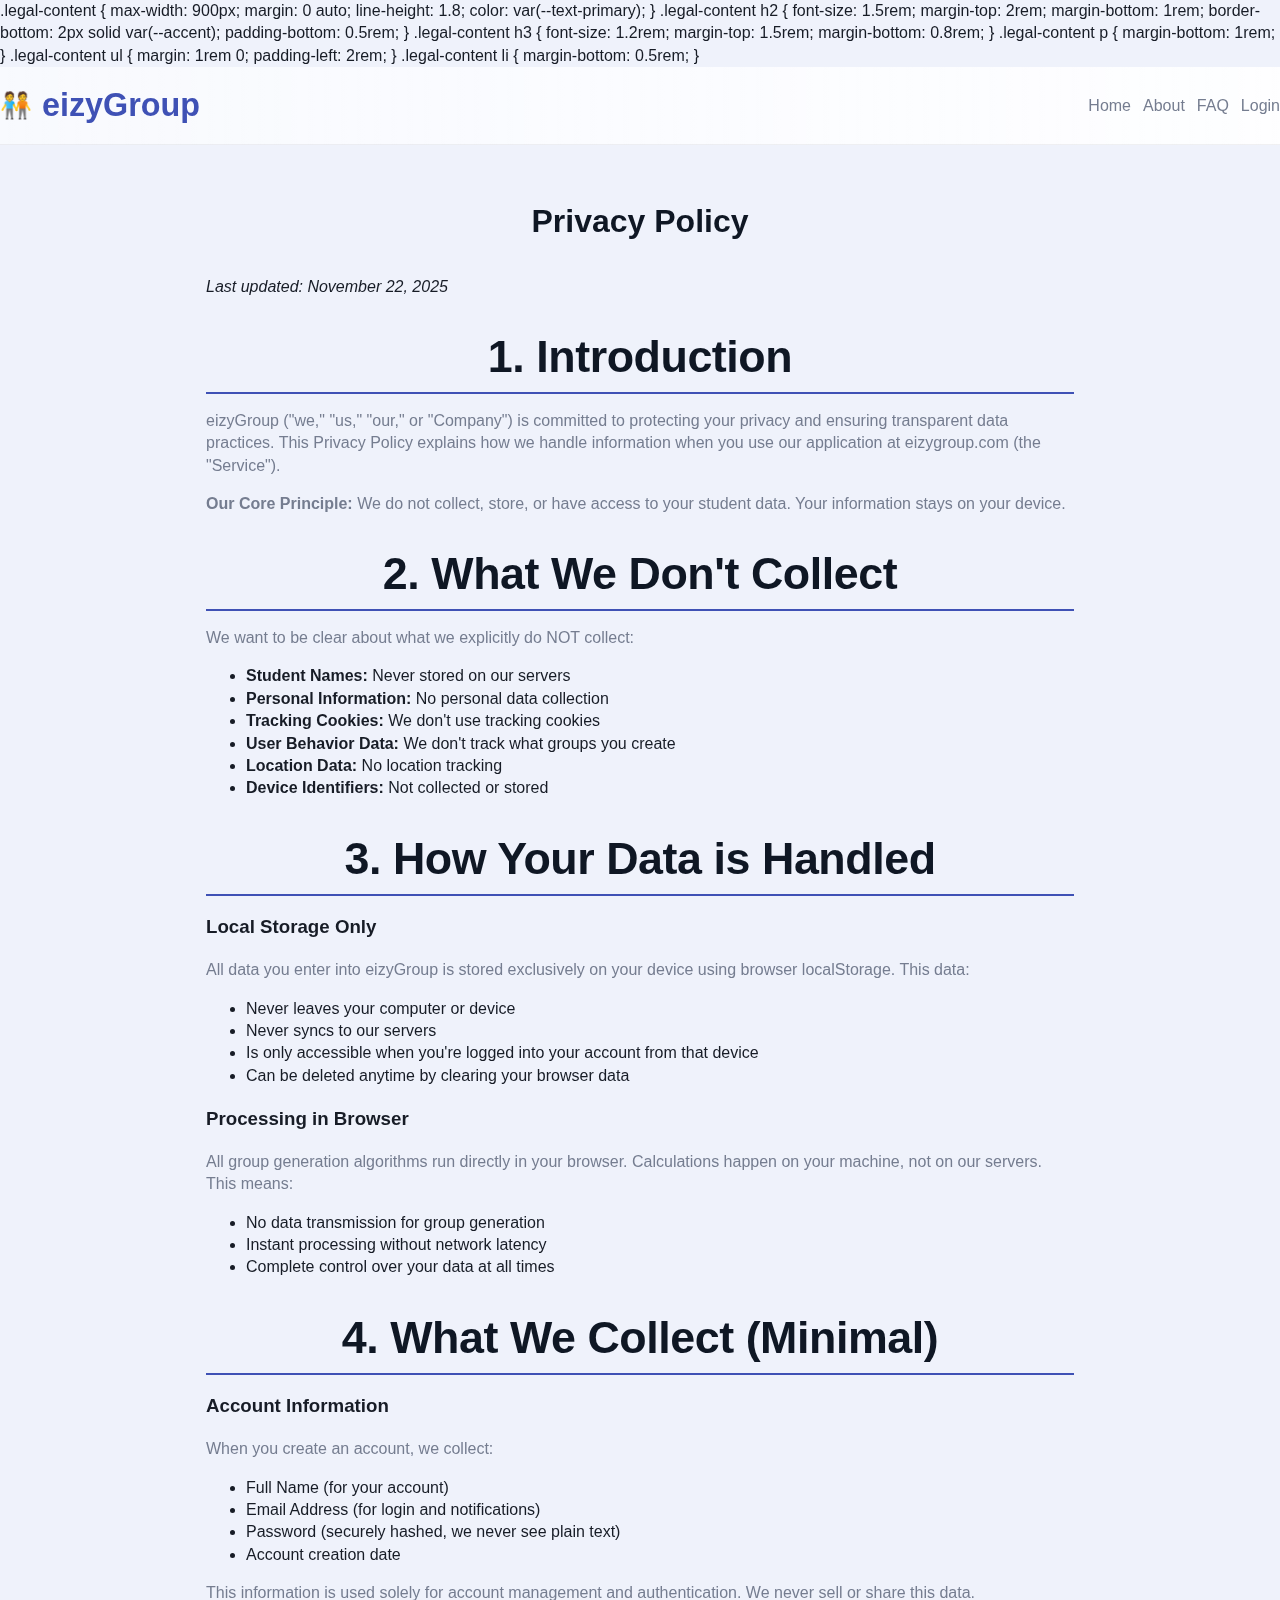
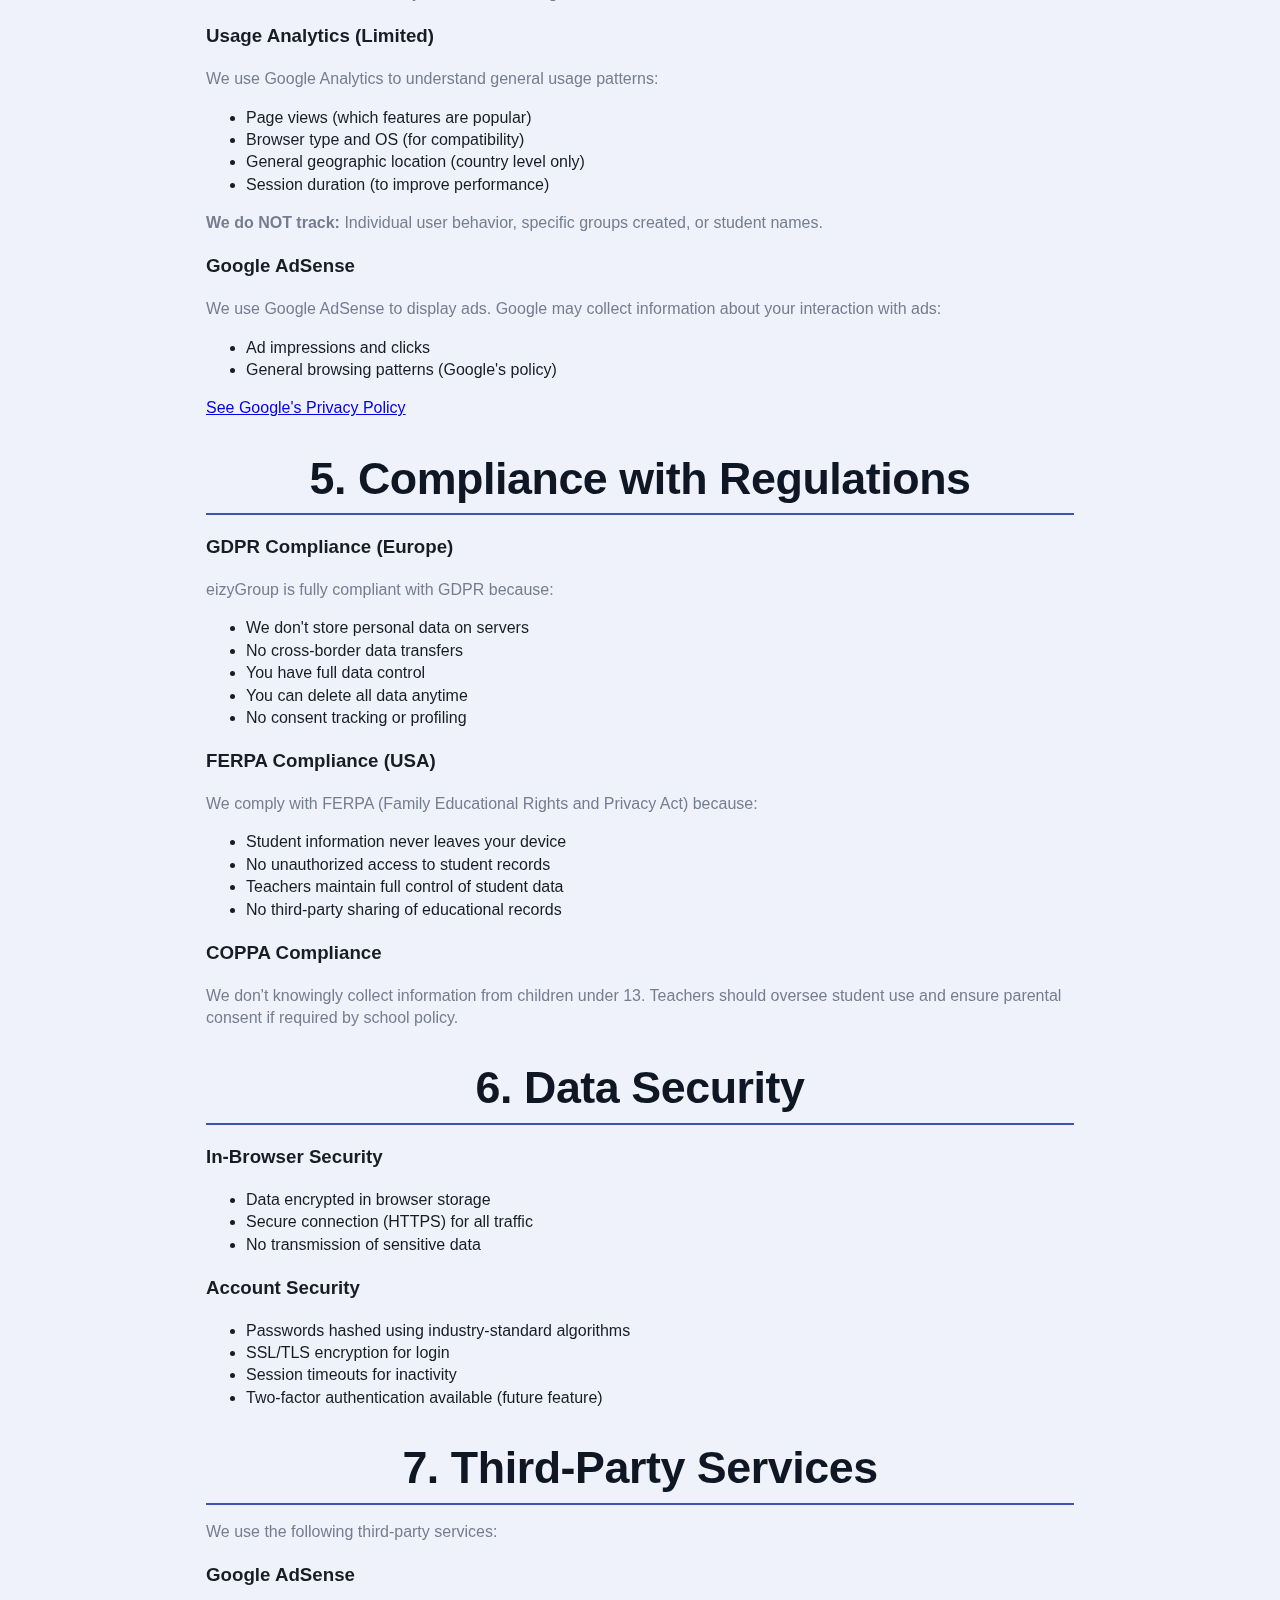
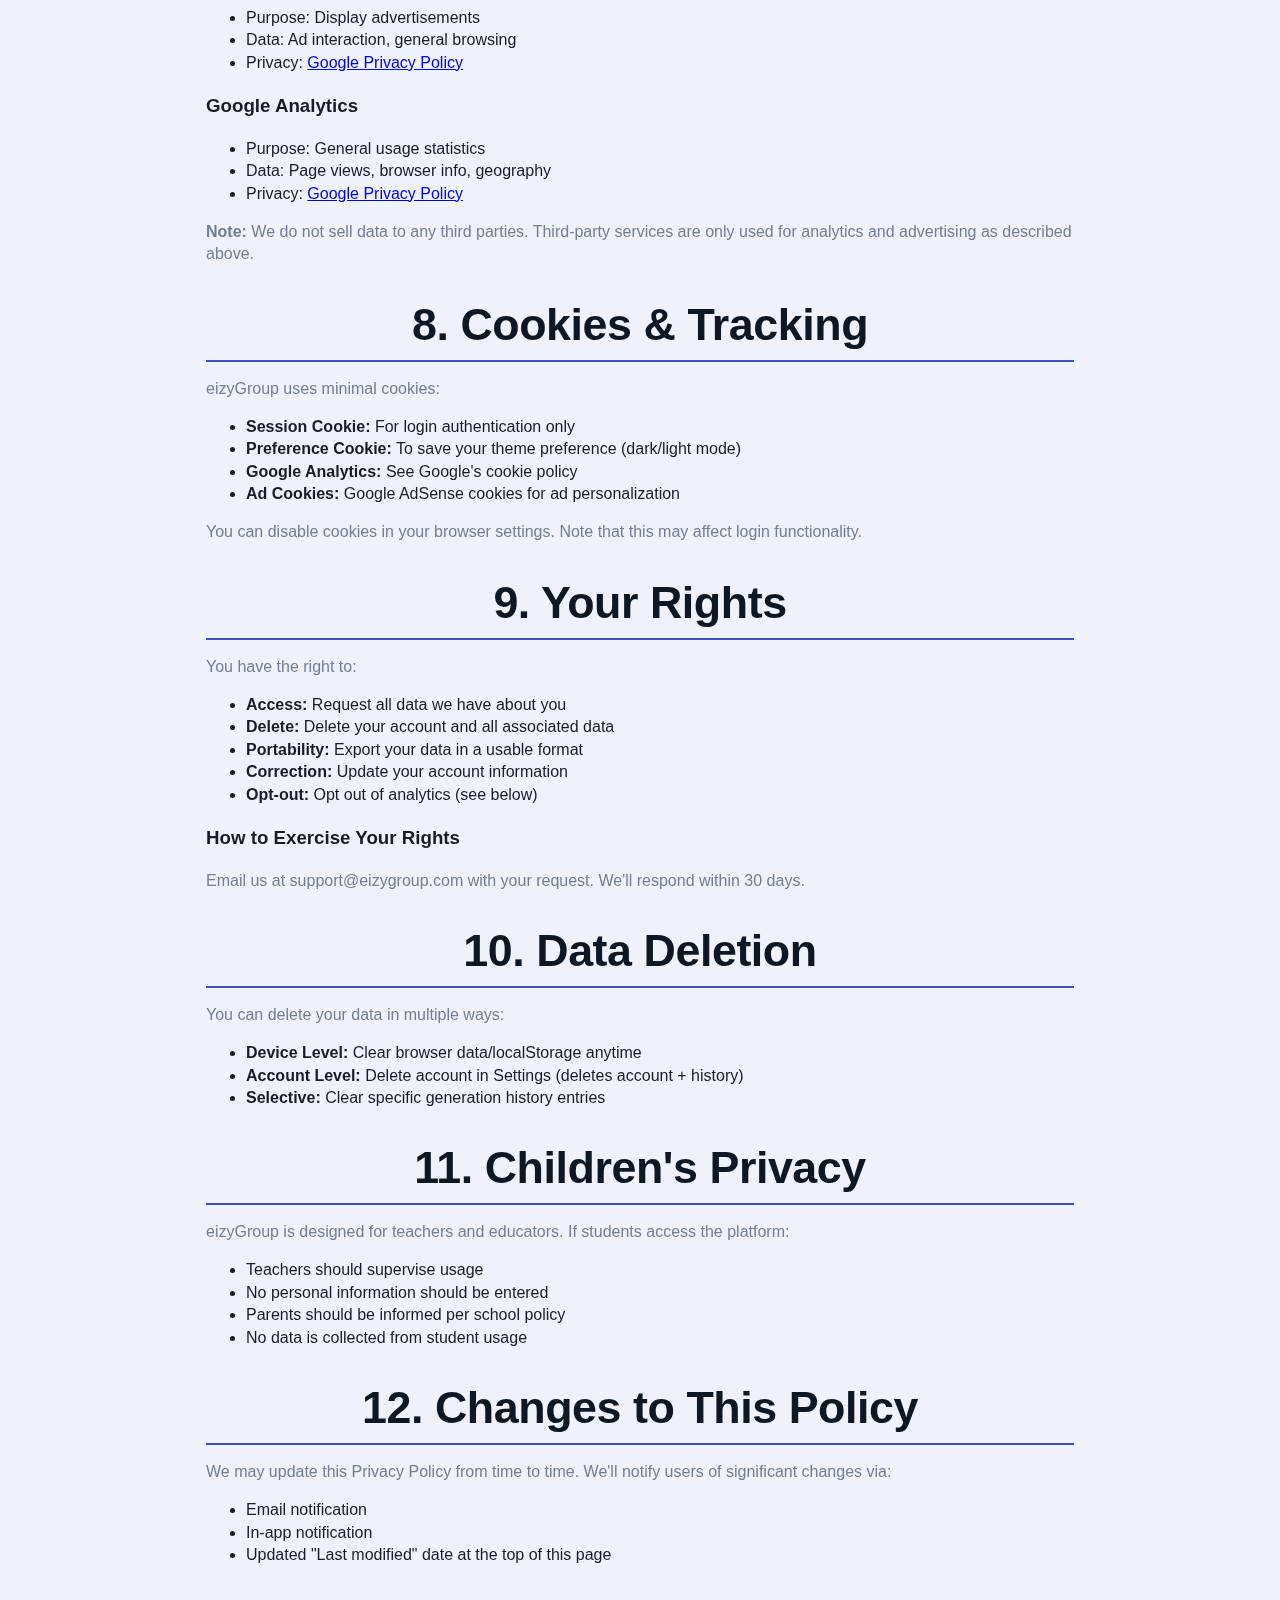
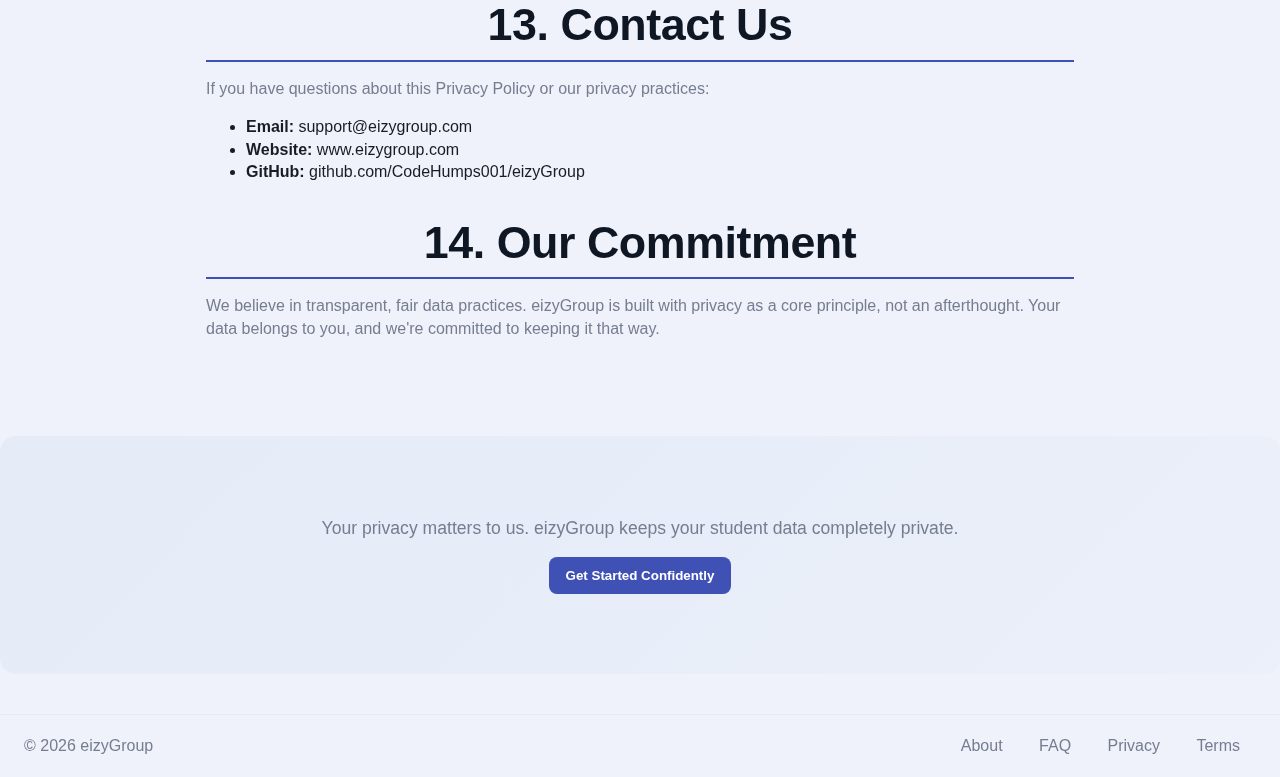
<file: privacy.html>
<!DOCTYPE html>
<html lang="en">
  <head>
    <meta charset="utf-8" />
    <meta name="viewport" content="width=device-width, initial-scale=1, maximum-scale=5, user-scalable=yes, viewport-fit=cover" />
    <meta name="apple-mobile-web-app-capable" content="yes" />
    <meta name="apple-mobile-web-app-status-bar-style" content="black-translucent" />
    <meta name="theme-color" content="#1e6fb3" />
    <meta
      name="description"
      content="eizyGroup Privacy Policy - GDPR and FERPA compliant. We explain how we protect your student data and maintain privacy standards."
    />
    <meta name="keywords" content="eizyGroup privacy policy, GDPR, FERPA, data privacy, student data protection, privacy compliance" />
    <meta name="author" content="eizyGroup" />
    <meta name="robots" content="index, follow" />
    <meta name="language" content="English" />
    <meta name="revisit-after" content="30 days" />
    <!-- Open Graph Tags -->
    <meta property="og:type" content="website" />
    <meta property="og:title" content="Privacy Policy — eizyGroup" />
    <meta property="og:description" content="Learn how eizyGroup protects your student data. GDPR and FERPA compliant privacy policy explaining our data handling practices." />
    <meta property="og:url" content="https://www.eizygroup.com/privacy.html" />
    <meta property="og:image" content="data:image/svg+xml,<svg xmlns='http://www.w3.org/2000/svg' viewBox='0 0 1200 630'><rect fill='%231e6fb3' width='1200' height='630'/><text x='50%' y='50%' text-anchor='middle' dy='.3em' font-size='72' font-weight='bold' fill='%23fff' font-family='sans-serif'>eizyGroup</text><text x='50%' y='60%' text-anchor='middle' font-size='32' fill='%23eaf4ff' font-family='sans-serif'>Privacy Policy</text></svg>" />
    <meta property="og:site_name" content="eizyGroup" />
    <!-- Twitter Card Tags -->
    <meta name="twitter:card" content="summary_large_image" />
    <meta name="twitter:title" content="eizyGroup Privacy Policy" />
    <meta name="twitter:description" content="Discover how we keep your student data private and secure with GDPR and FERPA compliance." />
    <meta name="twitter:image" content="data:image/svg+xml,<svg xmlns='http://www.w3.org/2000/svg' viewBox='0 0 1200 630'><rect fill='%231e6fb3' width='1200' height='630'/><text x='50%' y='50%' text-anchor='middle' dy='.3em' font-size='72' font-weight='bold' fill='%23fff' font-family='sans-serif'>eizyGroup</text><text x='50%' y='60%' text-anchor='middle' font-size='32' fill='%23eaf4ff' font-family='sans-serif'>Privacy</text></svg>" />
    <!-- Canonical URL -->
    <link rel="canonical" href="https://www.eizygroup.com/privacy.html" />
    <!-- Google AdSense -->
    <meta name="google-adsense-account" content="ca-pub-2789487480341652" />
    <script
      async
      src="https://pagead2.googlesyndication.com/pagead/js/adsbygoogle.js?client=ca-pub-2789487480341652"
      crossorigin="anonymous"
    ></script>
    <link rel="preconnect" href="https://fonts.googleapis.com" />
    <link rel="dns-prefetch" href="https://fonts.googleapis.com" />
    <link rel="preload" as="style" href="css/styles.css" />
    <title>Privacy Policy — eizyGroup GDPR & FERPA Compliant</title>
    <link rel="stylesheet" href="css/styles.css" />
    <link
      rel="icon"
      href="data:image/svg+xml,<svg xmlns='http://www.w3.org/2000/svg' viewBox='0 0 24 24'><rect fill='%231e6fb3' width='24' height='24' rx='4'/><path fill='%23fff' d='M6.5 12.5l2 2 6-6' stroke='%23fff' stroke-width='1.5' fill='none' stroke-linecap='round' stroke-linejoin='round'/></svg>"
    />
    <!-- Structured Data (JSON-LD) -->
    <script type="application/ld+json">
    {
      "@context": "https://schema.org",
      "@type": "WebPage",
      "name": "Privacy Policy",
      "url": "https://www.eizygroup.com/privacy.html",
      "isPartOf": {
        "@type": "Website",
        "name": "eizyGroup",
        "url": "https://www.eizygroup.com"
      },
      "description": "GDPR and FERPA compliant privacy policy explaining data protection and student privacy."
    }
    </script>
    <script defer src="js/app.js"></script>
      .legal-content {
        max-width: 900px;
        margin: 0 auto;
        line-height: 1.8;
        color: var(--text-primary);
      }
      .legal-content h2 {
        font-size: 1.5rem;
        margin-top: 2rem;
        margin-bottom: 1rem;
        border-bottom: 2px solid var(--accent);
        padding-bottom: 0.5rem;
      }
      .legal-content h3 {
        font-size: 1.2rem;
        margin-top: 1.5rem;
        margin-bottom: 0.8rem;
      }
      .legal-content p {
        margin-bottom: 1rem;
      }
      .legal-content ul {
        margin: 1rem 0;
        padding-left: 2rem;
      }
      .legal-content li {
        margin-bottom: 0.5rem;
      }
    </style>
    <script defer src="js/app.js"></script>
  </head>
  <body id="app-body">
    <a href="#main-content" class="skip-link">Skip to main content</a>

    <header class="site-header">
      <div class="container header-inner">
        <div class="logo">
          <span class="logo-icon" aria-hidden="true">🧑‍🤝‍🧑</span>
          <span class="logo-text">eizyGroup</span>
        </div>
        <nav class="main-nav">
          <a href="index.html" class="nav-link">Home</a>
          <a href="about.html" class="nav-link">About</a>
          <a href="faq.html" class="nav-link">FAQ</a>
          <a
            href="#"
            class="nav-link"
            id="nav-login"
            onclick="window.switchToLogin(); return false;"
            >Login</a
          >
        </nav>
      </div>
    </header>

    <main id="main-content">
      <section class="section" style="padding-top: 2rem">
        <div class="legal-content" style="width: 100%; max-width: 900px; margin-left: auto; margin-right: auto; padding: 0 1rem;">
          <h1 style="text-align: center; margin-bottom: 2rem; color: #0f1724;">
            Privacy Policy
          </h1>

          <p style="font-style: italic; color: var(--text-secondary); margin-bottom: 2rem;">
            Last updated: November 22, 2025
          </p>

          <h2 style="color: #0f1724; margin-top: 2rem; margin-bottom: 1rem; border-bottom: 2px solid var(--accent); padding-bottom: 0.5rem;">1. Introduction</h2>
          <p>
            eizyGroup ("we," "us," "our," or "Company") is committed to
            protecting your privacy and ensuring transparent data practices.
            This Privacy Policy explains how we handle information when you use
            our application at eizygroup.com (the "Service").
          </p>
          <p>
            <strong>Our Core Principle:</strong> We do not collect, store, or
            have access to your student data. Your information stays on your
            device.
          </p>

          <h2 style="color: #0f1724; margin-top: 2rem; margin-bottom: 1rem; border-bottom: 2px solid var(--accent); padding-bottom: 0.5rem;">2. What We Don't Collect</h2>
          <p>We want to be clear about what we explicitly do NOT collect:</p>
          <ul>
            <li><strong>Student Names:</strong> Never stored on our servers</li>
            <li>
              <strong>Personal Information:</strong> No personal data collection
            </li>
            <li>
              <strong>Tracking Cookies:</strong> We don't use tracking cookies
            </li>
            <li>
              <strong>User Behavior Data:</strong> We don't track what groups
              you create
            </li>
            <li><strong>Location Data:</strong> No location tracking</li>
            <li>
              <strong>Device Identifiers:</strong> Not collected or stored
            </li>
          </ul>

          <h2 style="color: #0f1724; margin-top: 2rem; margin-bottom: 1rem; border-bottom: 2px solid var(--accent); padding-bottom: 0.5rem;">3. How Your Data is Handled</h2>

          <h3>Local Storage Only</h3>
          <p>
            All data you enter into eizyGroup is stored exclusively on your
            device using browser localStorage. This data:
          </p>
          <ul>
            <li>Never leaves your computer or device</li>
            <li>Never syncs to our servers</li>
            <li>
              Is only accessible when you're logged into your account from that
              device
            </li>
            <li>Can be deleted anytime by clearing your browser data</li>
          </ul>

          <h3>Processing in Browser</h3>
          <p>
            All group generation algorithms run directly in your browser.
            Calculations happen on your machine, not on our servers. This means:
          </p>
          <ul>
            <li>No data transmission for group generation</li>
            <li>Instant processing without network latency</li>
            <li>Complete control over your data at all times</li>
          </ul>

          <h2 style="color: #0f1724; margin-top: 2rem; margin-bottom: 1rem; border-bottom: 2px solid var(--accent); padding-bottom: 0.5rem;">4. What We Collect (Minimal)</h2>

          <h3>Account Information</h3>
          <p>When you create an account, we collect:</p>
          <ul>
            <li>Full Name (for your account)</li>
            <li>Email Address (for login and notifications)</li>
            <li>Password (securely hashed, we never see plain text)</li>
            <li>Account creation date</li>
          </ul>
          <p>
            This information is used solely for account management and
            authentication. We never sell or share this data.
          </p>

          <h3>Usage Analytics (Limited)</h3>
          <p>We use Google Analytics to understand general usage patterns:</p>
          <ul>
            <li>Page views (which features are popular)</li>
            <li>Browser type and OS (for compatibility)</li>
            <li>General geographic location (country level only)</li>
            <li>Session duration (to improve performance)</li>
          </ul>
          <p>
            <strong>We do NOT track:</strong> Individual user behavior, specific
            groups created, or student names.
          </p>

          <h3>Google AdSense</h3>
          <p>
            We use Google AdSense to display ads. Google may collect information
            about your interaction with ads:
          </p>
          <ul>
            <li>Ad impressions and clicks</li>
            <li>General browsing patterns (Google's policy)</li>
          </ul>
          <p>
            <a
              href="https://policies.google.com/privacy"
              target="_blank"
              rel="noopener noreferrer"
            >
              See Google's Privacy Policy
            </a>
          </p>

          <h2 style="color: #0f1724; margin-top: 2rem; margin-bottom: 1rem; border-bottom: 2px solid var(--accent); padding-bottom: 0.5rem;">5. Compliance with Regulations</h2>

          <h3>GDPR Compliance (Europe)</h3>
          <p>eizyGroup is fully compliant with GDPR because:</p>
          <ul>
            <li>We don't store personal data on servers</li>
            <li>No cross-border data transfers</li>
            <li>You have full data control</li>
            <li>You can delete all data anytime</li>
            <li>No consent tracking or profiling</li>
          </ul>

          <h3>FERPA Compliance (USA)</h3>
          <p>
            We comply with FERPA (Family Educational Rights and Privacy Act)
            because:
          </p>
          <ul>
            <li>Student information never leaves your device</li>
            <li>No unauthorized access to student records</li>
            <li>Teachers maintain full control of student data</li>
            <li>No third-party sharing of educational records</li>
          </ul>

          <h3>COPPA Compliance</h3>
          <p>
            We don't knowingly collect information from children under 13.
            Teachers should oversee student use and ensure parental consent if
            required by school policy.
          </p>

          <h2 style="color: #0f1724; margin-top: 2rem; margin-bottom: 1rem; border-bottom: 2px solid var(--accent); padding-bottom: 0.5rem;">6. Data Security</h2>

          <h3>In-Browser Security</h3>
          <ul>
            <li>Data encrypted in browser storage</li>
            <li>Secure connection (HTTPS) for all traffic</li>
            <li>No transmission of sensitive data</li>
          </ul>

          <h3>Account Security</h3>
          <ul>
            <li>Passwords hashed using industry-standard algorithms</li>
            <li>SSL/TLS encryption for login</li>
            <li>Session timeouts for inactivity</li>
            <li>Two-factor authentication available (future feature)</li>
          </ul>

          <h2 style="color: #0f1724; margin-top: 2rem; margin-bottom: 1rem; border-bottom: 2px solid var(--accent); padding-bottom: 0.5rem;">7. Third-Party Services</h2>

          <p>We use the following third-party services:</p>

          <h3>Google AdSense</h3>
          <ul>
            <li>Purpose: Display advertisements</li>
            <li>Data: Ad interaction, general browsing</li>
            <li>
              Privacy:
              <a
                href="https://policies.google.com/privacy"
                target="_blank"
                rel="noopener noreferrer"
                >Google Privacy Policy</a
              >
            </li>
          </ul>

          <h3>Google Analytics</h3>
          <ul>
            <li>Purpose: General usage statistics</li>
            <li>Data: Page views, browser info, geography</li>
            <li>
              Privacy:
              <a
                href="https://policies.google.com/privacy"
                target="_blank"
                rel="noopener noreferrer"
                >Google Privacy Policy</a
              >
            </li>
          </ul>

          <p>
            <strong>Note:</strong> We do not sell data to any third parties.
            Third-party services are only used for analytics and advertising as
            described above.
          </p>

          <h2 style="color: #0f1724; margin-top: 2rem; margin-bottom: 1rem; border-bottom: 2px solid var(--accent); padding-bottom: 0.5rem;">8. Cookies & Tracking</h2>

          <p>eizyGroup uses minimal cookies:</p>
          <ul>
            <li>
              <strong>Session Cookie:</strong> For login authentication only
            </li>
            <li>
              <strong>Preference Cookie:</strong> To save your theme preference
              (dark/light mode)
            </li>
            <li>
              <strong>Google Analytics:</strong> See Google's cookie policy
            </li>
            <li>
              <strong>Ad Cookies:</strong> Google AdSense cookies for ad
              personalization
            </li>
          </ul>

          <p>
            You can disable cookies in your browser settings. Note that this may
            affect login functionality.
          </p>

          <h2 style="color: #0f1724; margin-top: 2rem; margin-bottom: 1rem; border-bottom: 2px solid var(--accent); padding-bottom: 0.5rem;">9. Your Rights</h2>

          <p>You have the right to:</p>
          <ul>
            <li><strong>Access:</strong> Request all data we have about you</li>
            <li>
              <strong>Delete:</strong> Delete your account and all associated
              data
            </li>
            <li>
              <strong>Portability:</strong> Export your data in a usable format
            </li>
            <li>
              <strong>Correction:</strong> Update your account information
            </li>
            <li><strong>Opt-out:</strong> Opt out of analytics (see below)</li>
          </ul>

          <h3>How to Exercise Your Rights</h3>
          <p>
            Email us at support@eizygroup.com with your request. We'll respond
            within 30 days.
          </p>

          <h2 style="color: #0f1724; margin-top: 2rem; margin-bottom: 1rem; border-bottom: 2px solid var(--accent); padding-bottom: 0.5rem;">10. Data Deletion</h2>

          <p>You can delete your data in multiple ways:</p>
          <ul>
            <li>
              <strong>Device Level:</strong> Clear browser data/localStorage
              anytime
            </li>
            <li>
              <strong>Account Level:</strong> Delete account in Settings
              (deletes account + history)
            </li>
            <li>
              <strong>Selective:</strong> Clear specific generation history
              entries
            </li>
          </ul>

          <h2 style="color: #0f1724; margin-top: 2rem; margin-bottom: 1rem; border-bottom: 2px solid var(--accent); padding-bottom: 0.5rem;">11. Children's Privacy</h2>

          <p>
            eizyGroup is designed for teachers and educators. If students access
            the platform:
          </p>
          <ul>
            <li>Teachers should supervise usage</li>
            <li>No personal information should be entered</li>
            <li>Parents should be informed per school policy</li>
            <li>No data is collected from student usage</li>
          </ul>

          <h2 style="color: #0f1724; margin-top: 2rem; margin-bottom: 1rem; border-bottom: 2px solid var(--accent); padding-bottom: 0.5rem;">12. Changes to This Policy</h2>

          <p>
            We may update this Privacy Policy from time to time. We'll notify
            users of significant changes via:
          </p>
          <ul>
            <li>Email notification</li>
            <li>In-app notification</li>
            <li>Updated "Last modified" date at the top of this page</li>
          </ul>

          <h2 style="color: #0f1724; margin-top: 2rem; margin-bottom: 1rem; border-bottom: 2px solid var(--accent); padding-bottom: 0.5rem;">13. Contact Us</h2>

          <p>
            If you have questions about this Privacy Policy or our privacy
            practices:
          </p>
          <ul>
            <li><strong>Email:</strong> support@eizygroup.com</li>
            <li><strong>Website:</strong> www.eizygroup.com</li>
            <li><strong>GitHub:</strong> github.com/CodeHumps001/eizyGroup</li>
          </ul>

          <h2 style="color: #0f1724; margin-top: 2rem; margin-bottom: 1rem; border-bottom: 2px solid var(--accent); padding-bottom: 0.5rem;">14. Our Commitment</h2>

          <p>
            We believe in transparent, fair data practices. eizyGroup is built
            with privacy as a core principle, not an afterthought. Your data
            belongs to you, and we're committed to keeping it that way.
          </p>
        </div>
      </section>

      <!-- CTA -->
      <section class="section cta-section">
        <div class="container" style="text-align: center">
          <p style="margin-bottom: 1rem">
            Your privacy matters to us. eizyGroup keeps your student data
            completely private.
          </p>
          <button class="btn btn-primary" onclick="handleHeroCTA();">
            Get Started Confidently
          </button>
        </div>
      </section>
    </main>

    <footer class="site-footer">
      <div class="container footer-inner">
        <div>© <span id="year"></span> eizyGroup</div>
        <div>
          <a
            href="about.html"
            style="color: inherit; text-decoration: none; margin: 0 1rem"
            >About</a
          >
          <a
            href="faq.html"
            style="color: inherit; text-decoration: none; margin: 0 1rem"
            >FAQ</a
          >
          <a
            href="privacy.html"
            style="color: inherit; text-decoration: none; margin: 0 1rem"
            >Privacy</a
          >
          <a
            href="terms.html"
            style="color: inherit; text-decoration: none; margin: 0 1rem"
            >Terms</a
          >
        </div>
      </div>
    </footer>

    <!-- Login Modal (hidden by default) -->
    <div
      class="modal"
      id="login-modal"
      aria-hidden="true"
      role="dialog"
      aria-labelledby="modal-title"
      aria-modal="true"
    >
      <div class="modal-backdrop" id="modal-backdrop" aria-hidden="true"></div>
      <div
        class="modal-panel"
        role="dialog"
        aria-modal="true"
        aria-labelledby="modal-title"
      >
        <button class="modal-close" id="modal-close">×</button>
        <h3 id="modal-title">Sign In</h3>
        <form id="login-form">
          <label class="field">
            <span>Email</span>
            <input type="email" id="login-email" required />
          </label>
          <label class="field">
            <span>Password</span>
            <input type="password" id="login-password" required />
          </label>
          <div class="modal-actions">
            <button class="btn btn-primary" type="submit">Sign In</button>
            <button class="btn btn-ghost" type="button" id="modal-cancel">
              Cancel
            </button>
          </div>
        </form>
        <div class="modal-footer">
          Don't have an account?
          <a href="#" id="switch-to-signup">Sign up</a>
        </div>
      </div>
    </div>

    <!-- Signup Modal (hidden by default) -->
    <div
      class="modal"
      id="signup-modal"
      aria-hidden="true"
      role="dialog"
      aria-labelledby="signup-title"
      aria-modal="true"
    >
      <div
        class="modal-backdrop"
        id="modal-backdrop-signup"
        aria-hidden="true"
      ></div>
      <div
        class="modal-panel"
        role="dialog"
        aria-modal="true"
        aria-labelledby="signup-title"
      >
        <button class="modal-close" id="modal-close-signup">×</button>
        <h3 id="signup-title">Create Account</h3>
        <form id="signup-form">
          <label class="field">
            <span>Full Name</span>
            <input type="text" id="signup-name" required />
          </label>
          <label class="field">
            <span>Email</span>
            <input type="email" id="signup-email" required />
          </label>
          <label class="field">
            <span>Password</span>
            <input type="password" id="signup-password" required />
          </label>
          <label class="field">
            <span>Confirm Password</span>
            <input type="password" id="signup-confirm" required />
          </label>
          <div class="modal-actions">
            <button class="btn btn-primary" type="submit">
              Create Account
            </button>
            <button
              class="btn btn-ghost"
              type="button"
              id="modal-cancel-signup"
            >
              Cancel
            </button>
          </div>
        </form>
        <div class="modal-footer">
          Already have an account?
          <a href="#" id="switch-to-login">Sign in</a>
        </div>
      </div>
    </div>

    <script>
      document.getElementById("year").textContent = new Date().getFullYear();
    </script>
  </body>
</html>
</file>
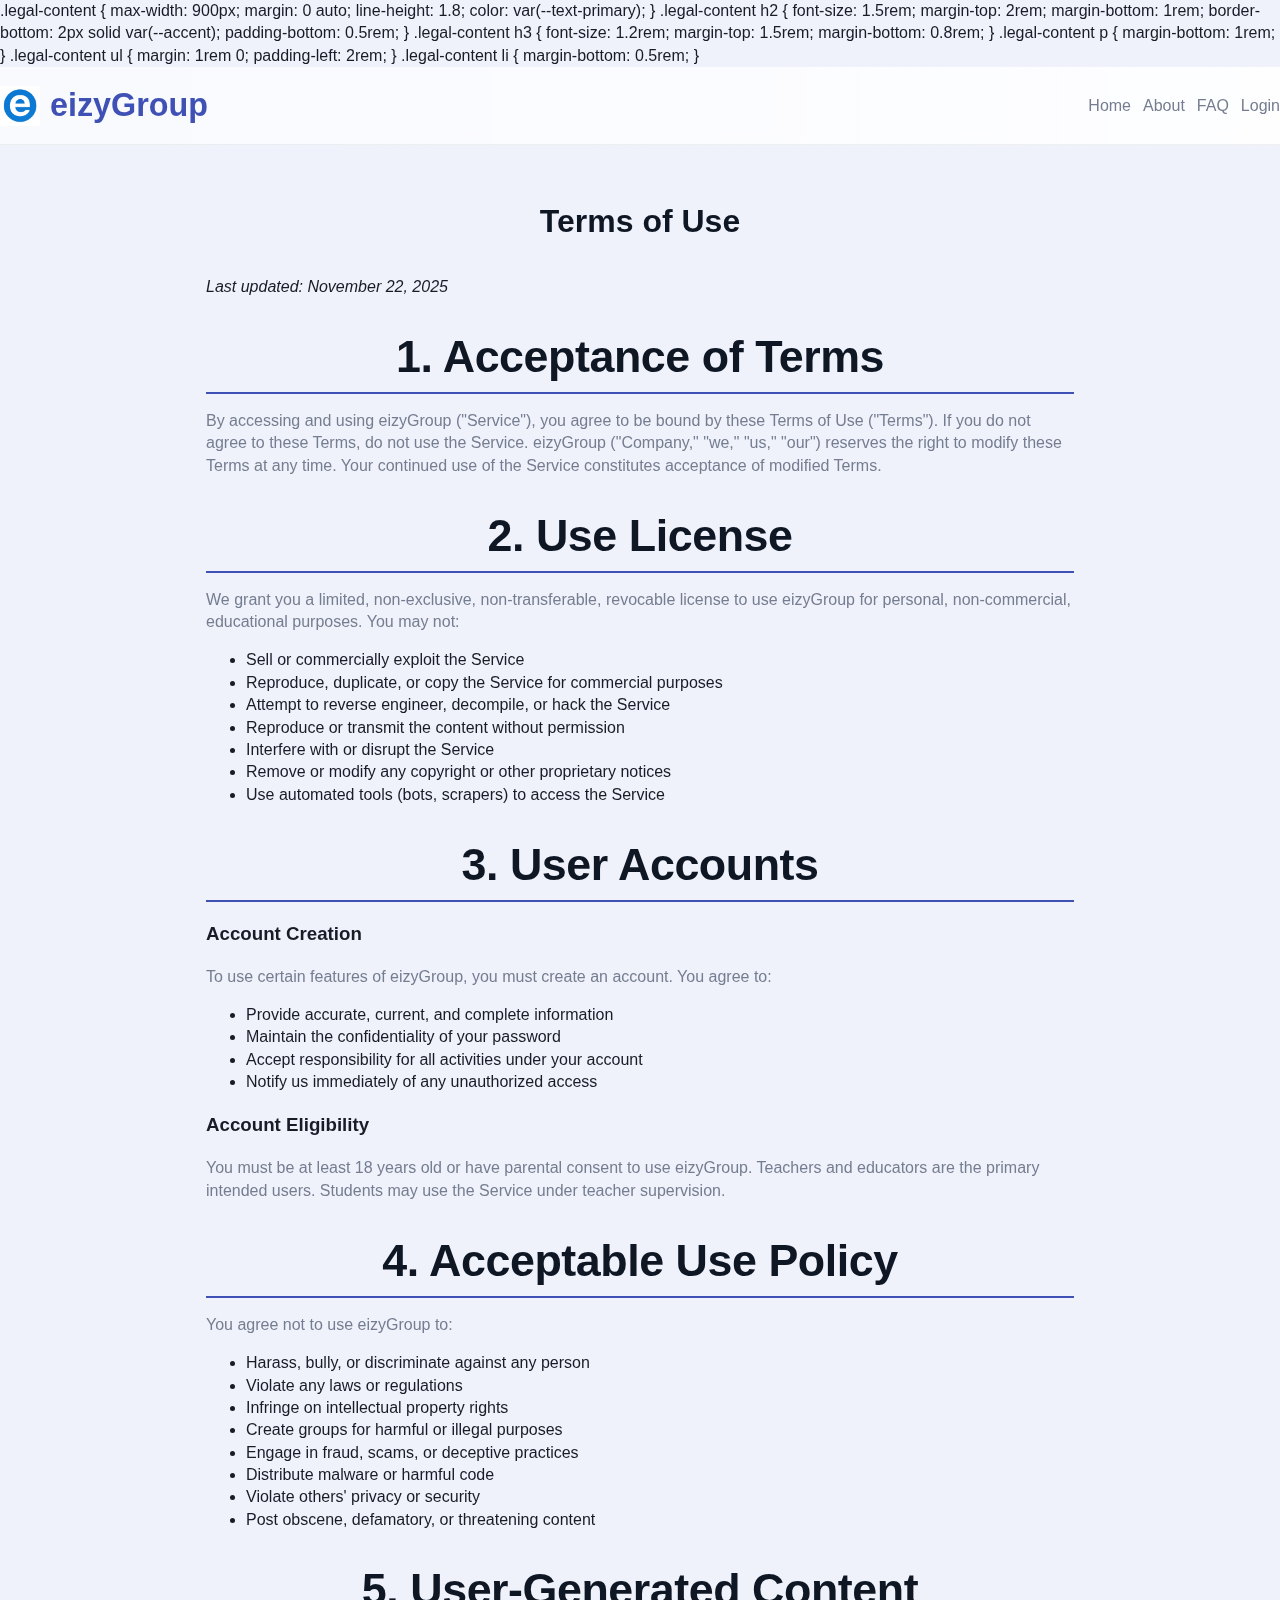
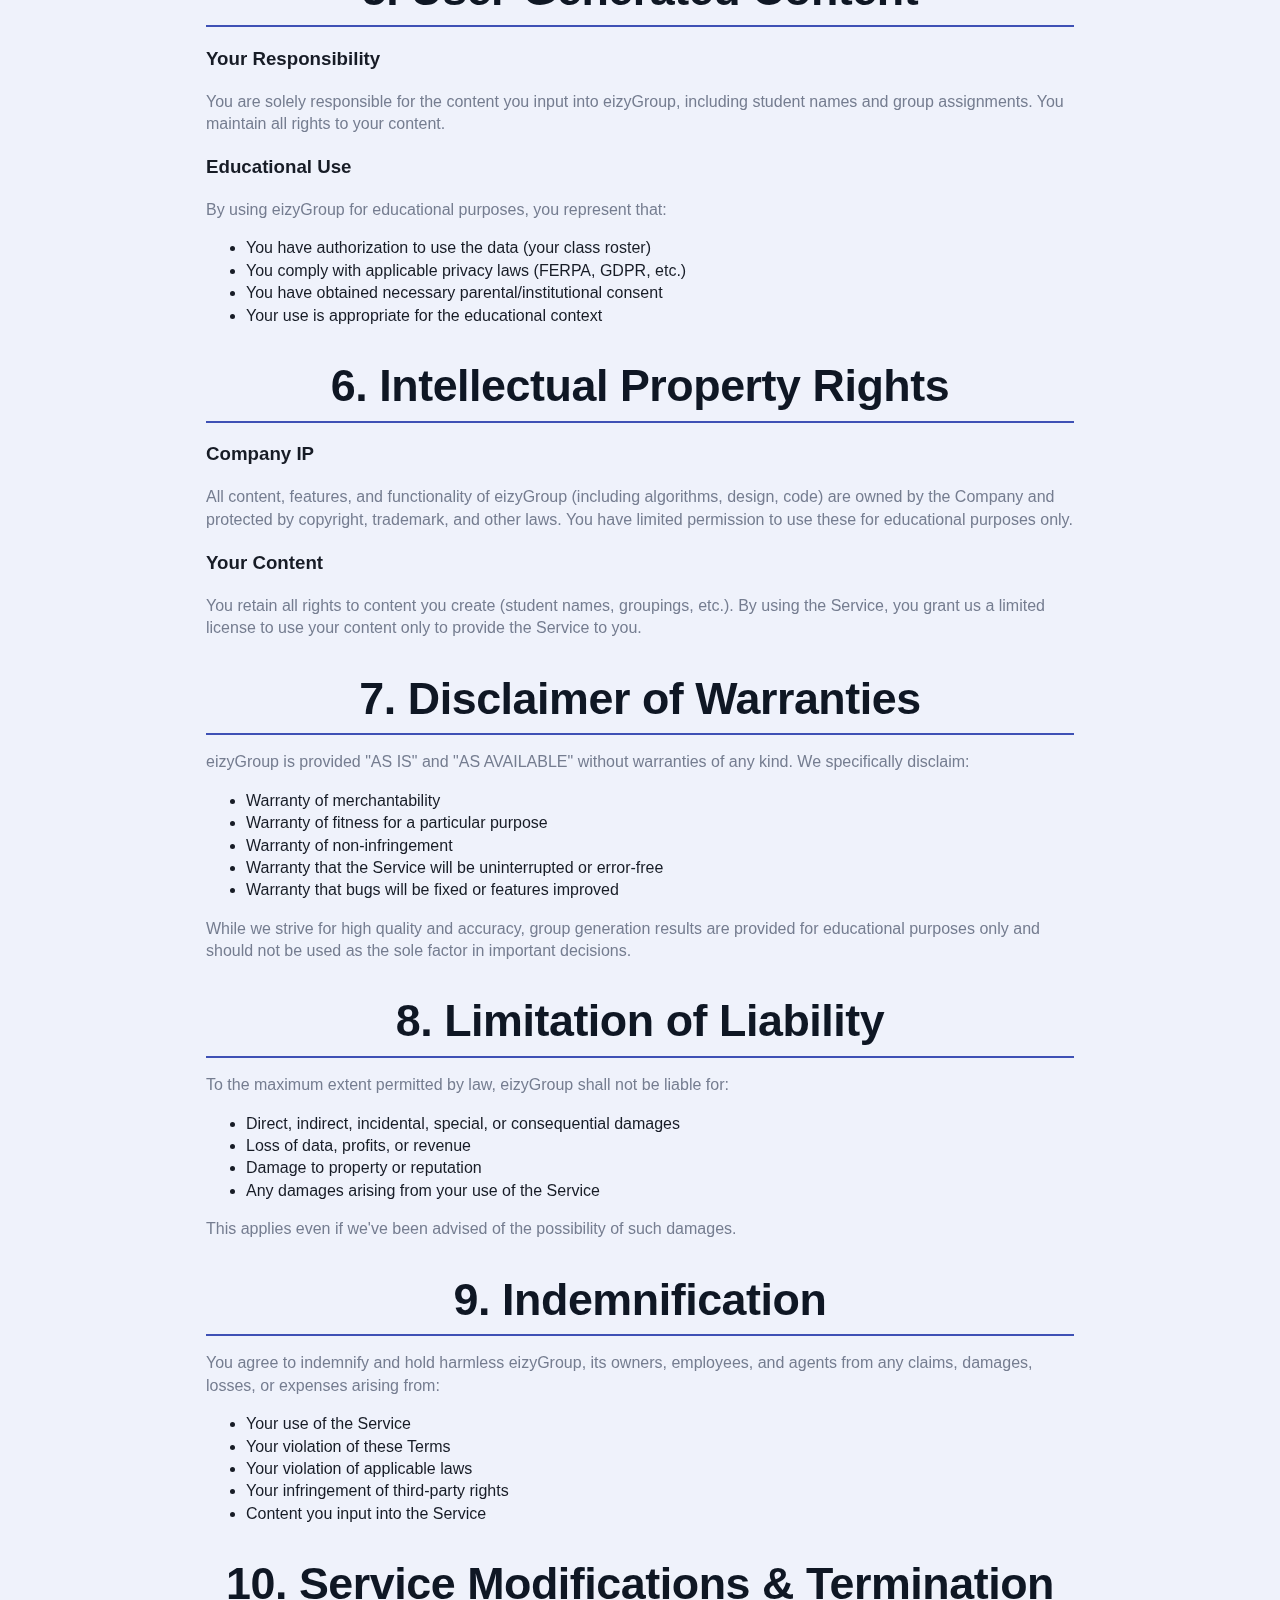
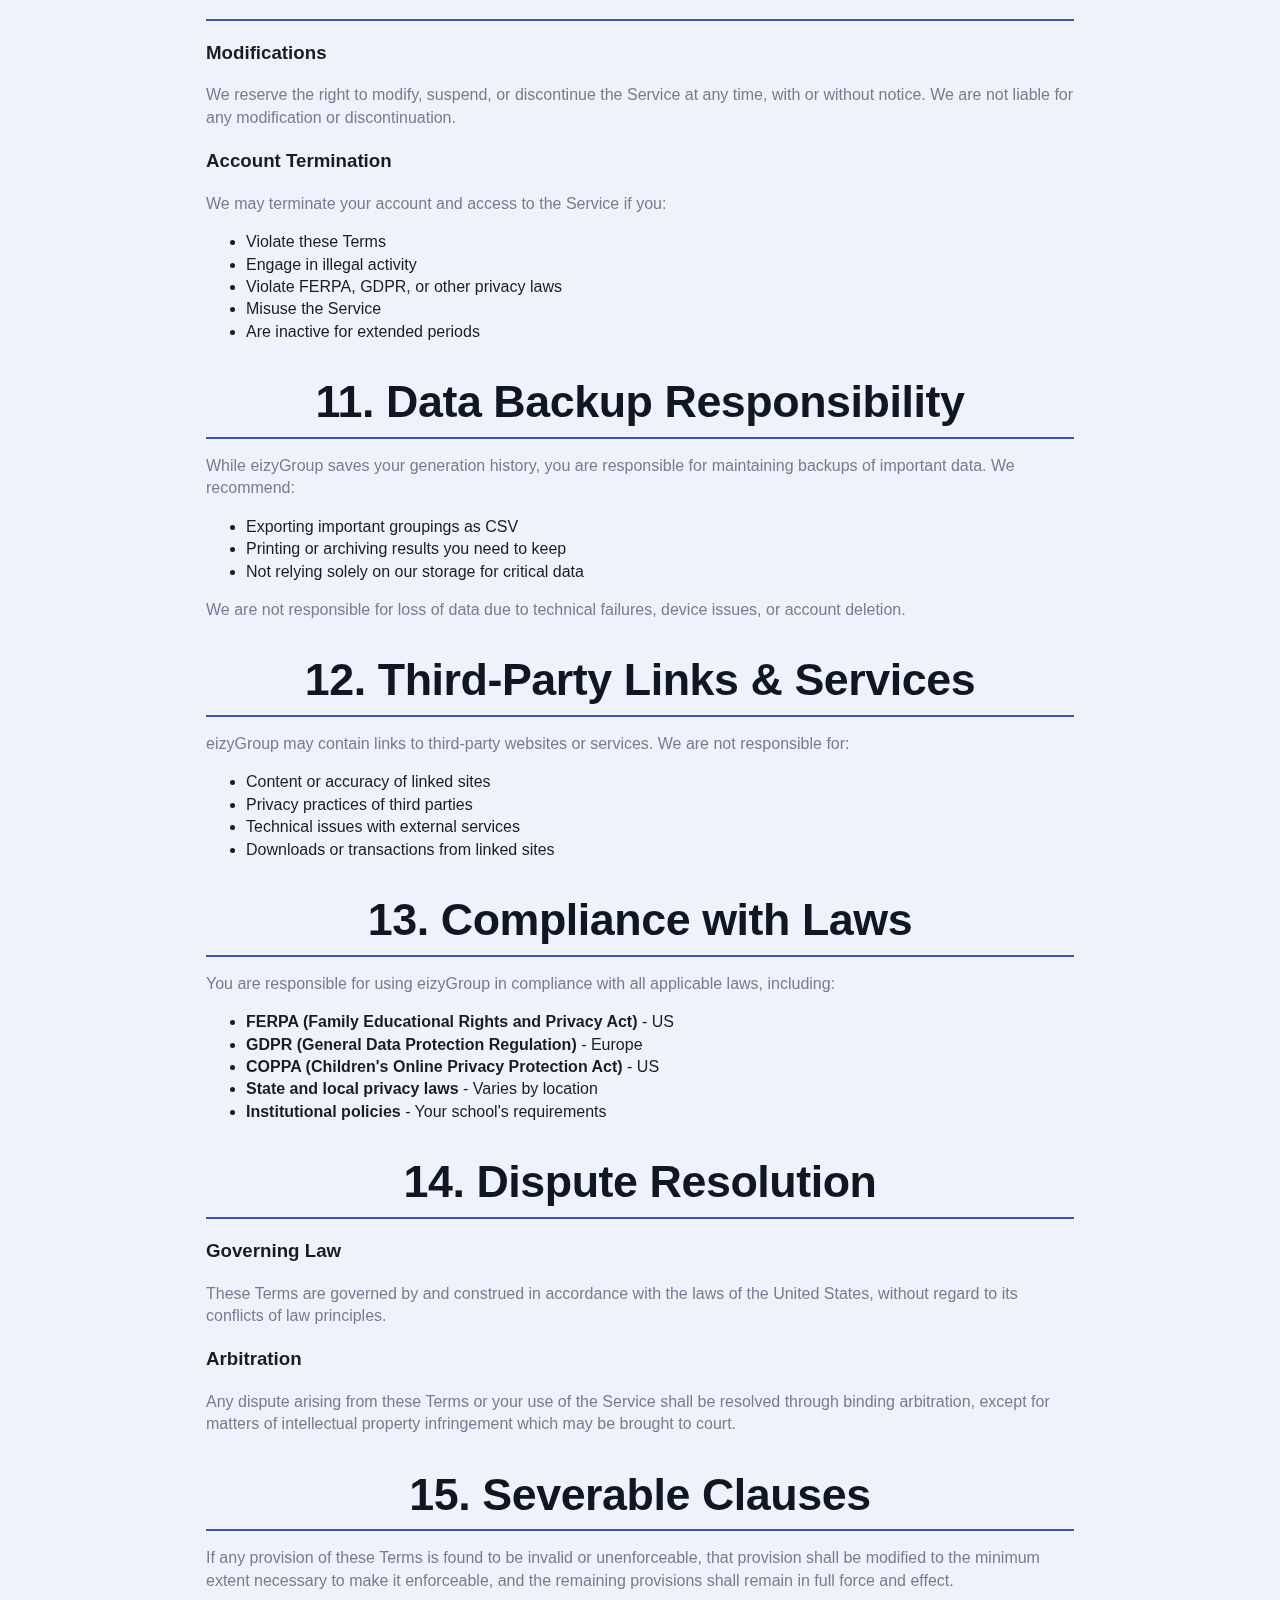
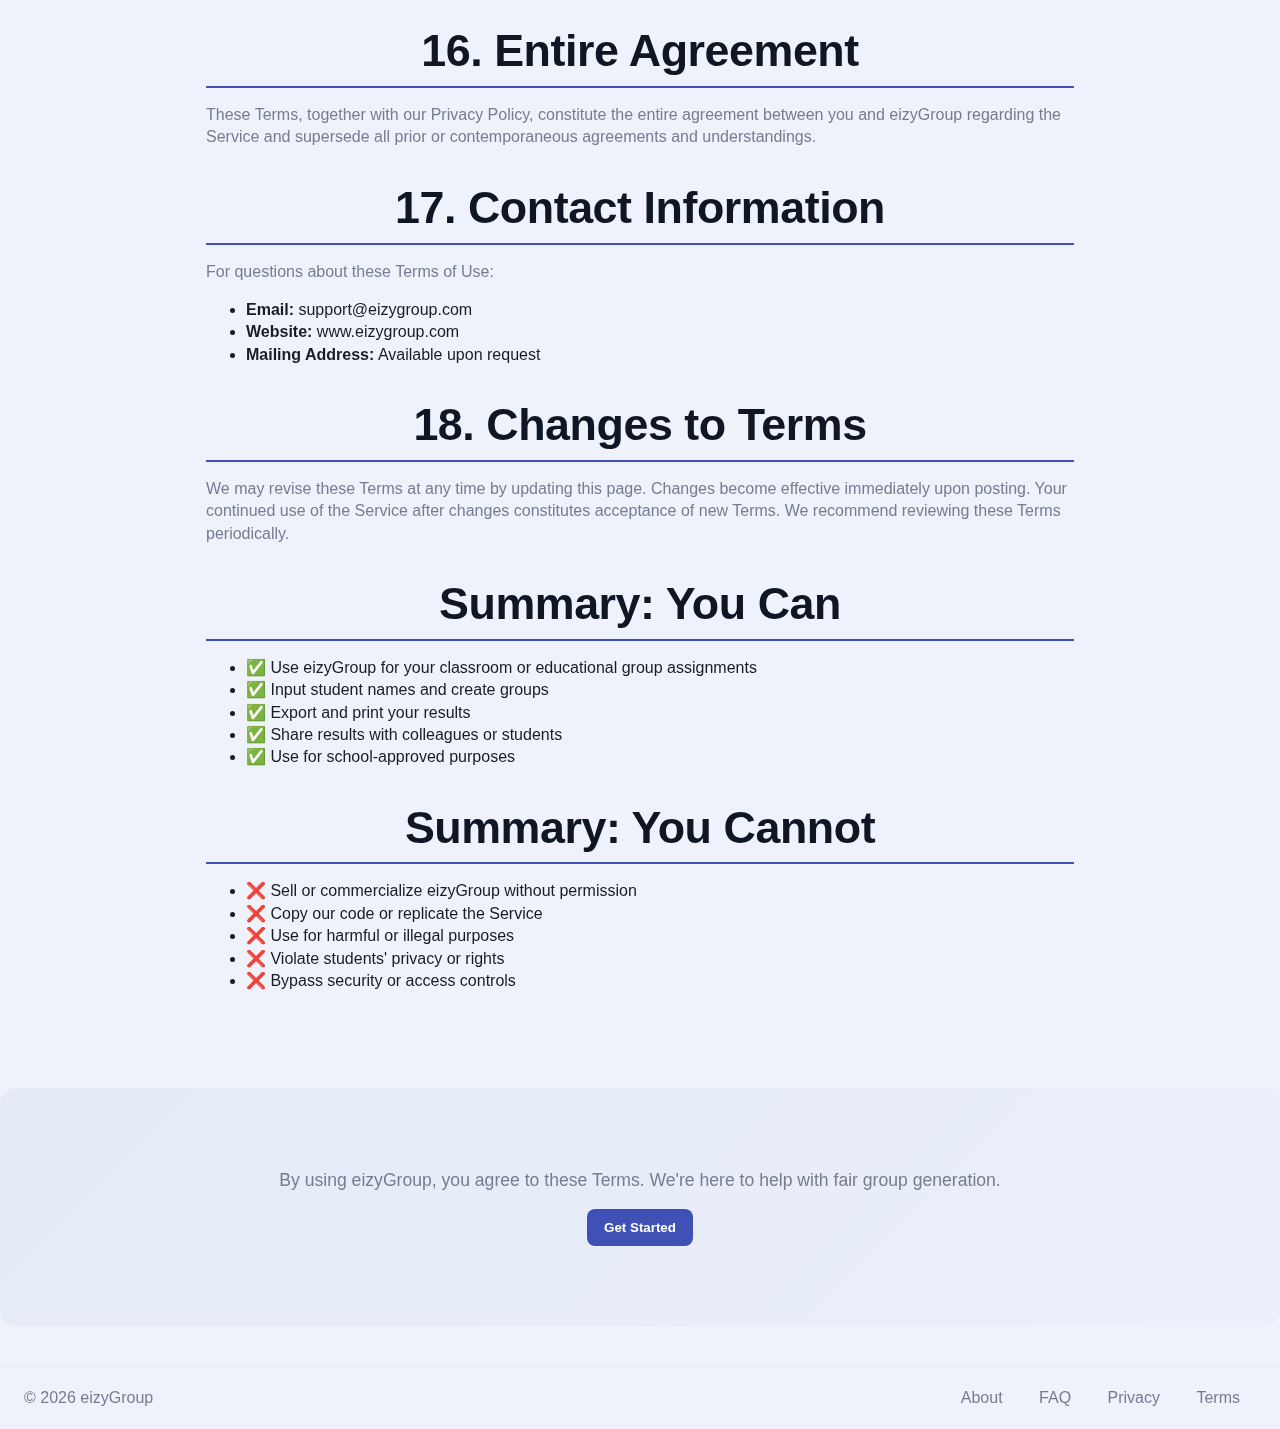
<file: terms.html>
<!DOCTYPE html>
<html lang="en">
  <head>
    <meta charset="utf-8" />
    <meta name="viewport" content="width=device-width, initial-scale=1, maximum-scale=5, user-scalable=yes, viewport-fit=cover" />
    <meta name="apple-mobile-web-app-capable" content="yes" />
    <meta name="apple-mobile-web-app-status-bar-style" content="black-translucent" />
    <meta name="theme-color" content="#1e6fb3" />
    <meta
      name="description"
      content="eizyGroup Terms of Use - Review our user agreement, acceptable use policies, and terms for using our group generation service."
    />
    <meta name="keywords" content="eizyGroup terms of use, user agreement, terms of service, acceptable use, user policies" />
    <meta name="author" content="eizyGroup" />
    <meta name="robots" content="index, follow" />
    <meta name="language" content="English" />
    <meta name="revisit-after" content="30 days" />
    <!-- Open Graph Tags -->
    <meta property="og:type" content="website" />
    <meta property="og:title" content="Terms of Use — eizyGroup" />
    <meta property="og:description" content="Review eizyGroup's Terms of Use, including user agreement, acceptable use policies, and service conditions." />
    <meta property="og:url" content="https://www.eizygroup.com/terms.html" />
    <meta property="og:image" content="data:image/svg+xml,<svg xmlns='http://www.w3.org/2000/svg' viewBox='0 0 1200 630'><rect fill='%231e6fb3' width='1200' height='630'/><text x='50%' y='50%' text-anchor='middle' dy='.3em' font-size='72' font-weight='bold' fill='%23fff' font-family='sans-serif'>eizyGroup</text><text x='50%' y='60%' text-anchor='middle' font-size='32' fill='%23eaf4ff' font-family='sans-serif'>Terms of Use</text></svg>" />
    <meta property="og:site_name" content="eizyGroup" />
    <!-- Twitter Card Tags -->
    <meta name="twitter:card" content="summary_large_image" />
    <meta name="twitter:title" content="eizyGroup Terms of Use" />
    <meta name="twitter:description" content="Read eizyGroup's Terms of Use and user agreement for our group generation service." />
    <meta name="twitter:image" content="data:image/svg+xml,<svg xmlns='http://www.w3.org/2000/svg' viewBox='0 0 1200 630'><rect fill='%231e6fb3' width='1200' height='630'/><text x='50%' y='50%' text-anchor='middle' dy='.3em' font-size='72' font-weight='bold' fill='%23fff' font-family='sans-serif'>eizyGroup</text><text x='50%' y='60%' text-anchor='middle' font-size='32' fill='%23eaf4ff' font-family='sans-serif'>Terms</text></svg>" />
    <!-- Canonical URL -->
    <link rel="canonical" href="https://www.eizygroup.com/terms.html" />
    <!-- Google AdSense -->
    <meta name="google-adsense-account" content="ca-pub-2789487480341652" />
    <script
      async
      src="https://pagead2.googlesyndication.com/pagead/js/adsbygoogle.js?client=ca-pub-2789487480341652"
      crossorigin="anonymous"
    ></script>
    <link rel="preconnect" href="https://fonts.googleapis.com" />
    <link rel="dns-prefetch" href="https://fonts.googleapis.com" />
    <link rel="preload" as="style" href="css/styles.css" />
    <title>Terms of Use — eizyGroup User Agreement</title>
    <link rel="stylesheet" href="css/styles.css" />
   <link rel="icon" href="./css/logo.jpg" type="image/jpeg" />
    <link rel="apple-touch-icon" href="css/logo.jpg" />
    <!-- Structured Data (JSON-LD) -->
    <script type="application/ld+json">
    {
      "@context": "https://schema.org",
      "@type": "WebPage",
      "name": "Terms of Use",
      "url": "https://www.eizygroup.com/terms.html",
      "isPartOf": {
        "@type": "Website",
        "name": "eizyGroup",
        "url": "https://www.eizygroup.com"
      },
      "description": "User agreement and terms of service for eizyGroup group generation platform."
    }
    </script>
    <script defer src="js/app.js"></script>
      .legal-content {
        max-width: 900px;
        margin: 0 auto;
        line-height: 1.8;
        color: var(--text-primary);
      }
      .legal-content h2 {
        font-size: 1.5rem;
        margin-top: 2rem;
        margin-bottom: 1rem;
        border-bottom: 2px solid var(--accent);
        padding-bottom: 0.5rem;
      }
      .legal-content h3 {
        font-size: 1.2rem;
        margin-top: 1.5rem;
        margin-bottom: 0.8rem;
      }
      .legal-content p {
        margin-bottom: 1rem;
      }
      .legal-content ul {
        margin: 1rem 0;
        padding-left: 2rem;
      }
      .legal-content li {
        margin-bottom: 0.5rem;
      }
    </style>
    <script defer src="js/app.js"></script>
  </head>
  <body id="app-body">
    <a href="#main-content" class="skip-link">Skip to main content</a>

    <header class="site-header">
      <div class="container header-inner">
        <div class="logo">
          <img src="css/logo.jpg" alt="eizyGroup logo" class="logo-icon" width="40" height="40" />
          <span class="logo-text">eizyGroup</span>
        </div>
        <nav class="main-nav">
          <a href="index.html" class="nav-link">Home</a>
          <a href="about.html" class="nav-link">About</a>
          <a href="faq.html" class="nav-link">FAQ</a>
          <a
            href="#"
            class="nav-link"
            id="nav-login"
            onclick="window.switchToLogin(); return false;"
            >Login</a
          >
        </nav>
      </div>
    </header>

    <main id="main-content">
      <section class="section" style="padding-top: 2rem">
        <div class="legal-content" style="width: 100%; max-width: 900px; margin-left: auto; margin-right: auto; padding: 0 1rem;">
          <h1 style="text-align: center; margin-bottom: 2rem; color: #0f1724;">Terms of Use</h1>

          <p style="font-style: italic; color: var(--text-secondary); margin-bottom: 2rem;">
            Last updated: November 22, 2025
          </p>

          <h2 style="color: #0f1724; margin-top: 2rem; margin-bottom: 1rem; border-bottom: 2px solid var(--accent); padding-bottom: 0.5rem;">1. Acceptance of Terms</h2>
          <p>
            By accessing and using eizyGroup ("Service"), you agree to be bound
            by these Terms of Use ("Terms"). If you do not agree to these Terms,
            do not use the Service. eizyGroup ("Company," "we," "us," "our")
            reserves the right to modify these Terms at any time. Your continued
            use of the Service constitutes acceptance of modified Terms.
          </p>

          <h2 style="color: #0f1724; margin-top: 2rem; margin-bottom: 1rem; border-bottom: 2px solid var(--accent); padding-bottom: 0.5rem;">2. Use License</h2>
          <p>
            We grant you a limited, non-exclusive, non-transferable, revocable
            license to use eizyGroup for personal, non-commercial, educational
            purposes. You may not:
          </p>
          <ul>
            <li>Sell or commercially exploit the Service</li>
            <li>
              Reproduce, duplicate, or copy the Service for commercial purposes
            </li>
            <li>Attempt to reverse engineer, decompile, or hack the Service</li>
            <li>Reproduce or transmit the content without permission</li>
            <li>Interfere with or disrupt the Service</li>
            <li>Remove or modify any copyright or other proprietary notices</li>
            <li>Use automated tools (bots, scrapers) to access the Service</li>
          </ul>

          <h2 style="color: #0f1724; margin-top: 2rem; margin-bottom: 1rem; border-bottom: 2px solid var(--accent); padding-bottom: 0.5rem;">3. User Accounts</h2>

          <h3>Account Creation</h3>
          <p>
            To use certain features of eizyGroup, you must create an account.
            You agree to:
          </p>
          <ul>
            <li>Provide accurate, current, and complete information</li>
            <li>Maintain the confidentiality of your password</li>
            <li>Accept responsibility for all activities under your account</li>
            <li>Notify us immediately of any unauthorized access</li>
          </ul>

          <h3>Account Eligibility</h3>
          <p>
            You must be at least 18 years old or have parental consent to use
            eizyGroup. Teachers and educators are the primary intended users.
            Students may use the Service under teacher supervision.
          </p>

          <h2 style="color: #0f1724; margin-top: 2rem; margin-bottom: 1rem; border-bottom: 2px solid var(--accent); padding-bottom: 0.5rem;">4. Acceptable Use Policy</h2>

          <p>You agree not to use eizyGroup to:</p>
          <ul>
            <li>Harass, bully, or discriminate against any person</li>
            <li>Violate any laws or regulations</li>
            <li>Infringe on intellectual property rights</li>
            <li>Create groups for harmful or illegal purposes</li>
            <li>Engage in fraud, scams, or deceptive practices</li>
            <li>Distribute malware or harmful code</li>
            <li>Violate others' privacy or security</li>
            <li>Post obscene, defamatory, or threatening content</li>
          </ul>

          <h2 style="color: #0f1724; margin-top: 2rem; margin-bottom: 1rem; border-bottom: 2px solid var(--accent); padding-bottom: 0.5rem;">5. User-Generated Content</h2>

          <h3>Your Responsibility</h3>
          <p>
            You are solely responsible for the content you input into eizyGroup,
            including student names and group assignments. You maintain all
            rights to your content.
          </p>

          <h3>Educational Use</h3>
          <p>
            By using eizyGroup for educational purposes, you represent that:
          </p>
          <ul>
            <li>You have authorization to use the data (your class roster)</li>
            <li>You comply with applicable privacy laws (FERPA, GDPR, etc.)</li>
            <li>You have obtained necessary parental/institutional consent</li>
            <li>Your use is appropriate for the educational context</li>
          </ul>

          <h2 style="color: #0f1724; margin-top: 2rem; margin-bottom: 1rem; border-bottom: 2px solid var(--accent); padding-bottom: 0.5rem;">6. Intellectual Property Rights</h2>

          <h3>Company IP</h3>
          <p>
            All content, features, and functionality of eizyGroup (including
            algorithms, design, code) are owned by the Company and protected by
            copyright, trademark, and other laws. You have limited permission to
            use these for educational purposes only.
          </p>

          <h3>Your Content</h3>
          <p>
            You retain all rights to content you create (student names,
            groupings, etc.). By using the Service, you grant us a limited
            license to use your content only to provide the Service to you.
          </p>

          <h2 style="color: #0f1724; margin-top: 2rem; margin-bottom: 1rem; border-bottom: 2px solid var(--accent); padding-bottom: 0.5rem;">7. Disclaimer of Warranties</h2>

          <p>
            eizyGroup is provided "AS IS" and "AS AVAILABLE" without warranties
            of any kind. We specifically disclaim:
          </p>
          <ul>
            <li>Warranty of merchantability</li>
            <li>Warranty of fitness for a particular purpose</li>
            <li>Warranty of non-infringement</li>
            <li>
              Warranty that the Service will be uninterrupted or error-free
            </li>
            <li>Warranty that bugs will be fixed or features improved</li>
          </ul>

          <p>
            While we strive for high quality and accuracy, group generation
            results are provided for educational purposes only and should not be
            used as the sole factor in important decisions.
          </p>

          <h2 style="color: #0f1724; margin-top: 2rem; margin-bottom: 1rem; border-bottom: 2px solid var(--accent); padding-bottom: 0.5rem;">8. Limitation of Liability</h2>

          <p>
            To the maximum extent permitted by law, eizyGroup shall not be
            liable for:
          </p>
          <ul>
            <li>
              Direct, indirect, incidental, special, or consequential damages
            </li>
            <li>Loss of data, profits, or revenue</li>
            <li>Damage to property or reputation</li>
            <li>Any damages arising from your use of the Service</li>
          </ul>

          <p>
            This applies even if we've been advised of the possibility of such
            damages.
          </p>

          <h2 style="color: #0f1724; margin-top: 2rem; margin-bottom: 1rem; border-bottom: 2px solid var(--accent); padding-bottom: 0.5rem;">9. Indemnification</h2>

          <p>
            You agree to indemnify and hold harmless eizyGroup, its owners,
            employees, and agents from any claims, damages, losses, or expenses
            arising from:
          </p>
          <ul>
            <li>Your use of the Service</li>
            <li>Your violation of these Terms</li>
            <li>Your violation of applicable laws</li>
            <li>Your infringement of third-party rights</li>
            <li>Content you input into the Service</li>
          </ul>

          <h2 style="color: #0f1724; margin-top: 2rem; margin-bottom: 1rem; border-bottom: 2px solid var(--accent); padding-bottom: 0.5rem;">10. Service Modifications & Termination</h2>

          <h3>Modifications</h3>
          <p>
            We reserve the right to modify, suspend, or discontinue the Service
            at any time, with or without notice. We are not liable for any
            modification or discontinuation.
          </p>

          <h3>Account Termination</h3>
          <p>We may terminate your account and access to the Service if you:</p>
          <ul>
            <li>Violate these Terms</li>
            <li>Engage in illegal activity</li>
            <li>Violate FERPA, GDPR, or other privacy laws</li>
            <li>Misuse the Service</li>
            <li>Are inactive for extended periods</li>
          </ul>

          <h2 style="color: #0f1724; margin-top: 2rem; margin-bottom: 1rem; border-bottom: 2px solid var(--accent); padding-bottom: 0.5rem;">11. Data Backup Responsibility</h2>

          <p>
            While eizyGroup saves your generation history, you are responsible
            for maintaining backups of important data. We recommend:
          </p>
          <ul>
            <li>Exporting important groupings as CSV</li>
            <li>Printing or archiving results you need to keep</li>
            <li>Not relying solely on our storage for critical data</li>
          </ul>

          <p>
            We are not responsible for loss of data due to technical failures,
            device issues, or account deletion.
          </p>

          <h2 style="color: #0f1724; margin-top: 2rem; margin-bottom: 1rem; border-bottom: 2px solid var(--accent); padding-bottom: 0.5rem;">12. Third-Party Links & Services</h2>

          <p>
            eizyGroup may contain links to third-party websites or services. We
            are not responsible for:
          </p>
          <ul>
            <li>Content or accuracy of linked sites</li>
            <li>Privacy practices of third parties</li>
            <li>Technical issues with external services</li>
            <li>Downloads or transactions from linked sites</li>
          </ul>

          <h2 style="color: #0f1724; margin-top: 2rem; margin-bottom: 1rem; border-bottom: 2px solid var(--accent); padding-bottom: 0.5rem;">13. Compliance with Laws</h2>

          <p>
            You are responsible for using eizyGroup in compliance with all
            applicable laws, including:
          </p>
          <ul>
            <li>
              <strong>FERPA (Family Educational Rights and Privacy Act)</strong>
              - US
            </li>
            <li>
              <strong>GDPR (General Data Protection Regulation)</strong> -
              Europe
            </li>
            <li>
              <strong>COPPA (Children's Online Privacy Protection Act)</strong>
              - US
            </li>
            <li>
              <strong>State and local privacy laws</strong> - Varies by location
            </li>
            <li>
              <strong>Institutional policies</strong> - Your school's
              requirements
            </li>
          </ul>

          <h2 style="color: #0f1724; margin-top: 2rem; margin-bottom: 1rem; border-bottom: 2px solid var(--accent); padding-bottom: 0.5rem;">14. Dispute Resolution</h2>

          <h3>Governing Law</h3>
          <p>
            These Terms are governed by and construed in accordance with the
            laws of the United States, without regard to its conflicts of law
            principles.
          </p>

          <h3>Arbitration</h3>
          <p>
            Any dispute arising from these Terms or your use of the Service
            shall be resolved through binding arbitration, except for matters of
            intellectual property infringement which may be brought to court.
          </p>

          <h2 style="color: #0f1724; margin-top: 2rem; margin-bottom: 1rem; border-bottom: 2px solid var(--accent); padding-bottom: 0.5rem;">15. Severable Clauses</h2>

          <p>
            If any provision of these Terms is found to be invalid or
            unenforceable, that provision shall be modified to the minimum
            extent necessary to make it enforceable, and the remaining
            provisions shall remain in full force and effect.
          </p>

          <h2 style="color: #0f1724; margin-top: 2rem; margin-bottom: 1rem; border-bottom: 2px solid var(--accent); padding-bottom: 0.5rem;">16. Entire Agreement</h2>

          <p>
            These Terms, together with our Privacy Policy, constitute the entire
            agreement between you and eizyGroup regarding the Service and
            supersede all prior or contemporaneous agreements and
            understandings.
          </p>

          <h2 style="color: #0f1724; margin-top: 2rem; margin-bottom: 1rem; border-bottom: 2px solid var(--accent); padding-bottom: 0.5rem;">17. Contact Information</h2>

          <p>For questions about these Terms of Use:</p>
          <ul>
            <li><strong>Email:</strong> support@eizygroup.com</li>
            <li><strong>Website:</strong> www.eizygroup.com</li>
            <li><strong>Mailing Address:</strong> Available upon request</li>
          </ul>

          <h2 style="color: #0f1724; margin-top: 2rem; margin-bottom: 1rem; border-bottom: 2px solid var(--accent); padding-bottom: 0.5rem;">18. Changes to Terms</h2>

          <p>
            We may revise these Terms at any time by updating this page. Changes
            become effective immediately upon posting. Your continued use of the
            Service after changes constitutes acceptance of new Terms. We
            recommend reviewing these Terms periodically.
          </p>

          <h2 style="color: #0f1724; margin-top: 2rem; margin-bottom: 1rem; border-bottom: 2px solid var(--accent); padding-bottom: 0.5rem;">Summary: You Can</h2>
          <ul>
            <li>
              ✅ Use eizyGroup for your classroom or educational group
              assignments
            </li>
            <li>✅ Input student names and create groups</li>
            <li>✅ Export and print your results</li>
            <li>✅ Share results with colleagues or students</li>
            <li>✅ Use for school-approved purposes</li>
          </ul>

          <h2 style="color: #0f1724; margin-top: 2rem; margin-bottom: 1rem; border-bottom: 2px solid var(--accent); padding-bottom: 0.5rem;">Summary: You Cannot</h2>
          <ul>
            <li>❌ Sell or commercialize eizyGroup without permission</li>
            <li>❌ Copy our code or replicate the Service</li>
            <li>❌ Use for harmful or illegal purposes</li>
            <li>❌ Violate students' privacy or rights</li>
            <li>❌ Bypass security or access controls</li>
          </ul>
        </div>
      </section>

      <!-- CTA -->
      <section class="section cta-section">
        <div class="container" style="text-align: center">
          <p style="margin-bottom: 1rem">
            By using eizyGroup, you agree to these Terms. We're here to help
            with fair group generation.
          </p>
          <button class="btn btn-primary" onclick="handleHeroCTA();">
            Get Started
          </button>
        </div>
      </section>
    </main>

    <footer class="site-footer">
      <div class="container footer-inner">
        <div>© <span id="year"></span> eizyGroup</div>
        <div>
          <a
            href="about.html"
            style="color: inherit; text-decoration: none; margin: 0 1rem"
            >About</a
          >
          <a
            href="faq.html"
            style="color: inherit; text-decoration: none; margin: 0 1rem"
            >FAQ</a
          >
          <a
            href="privacy.html"
            style="color: inherit; text-decoration: none; margin: 0 1rem"
            >Privacy</a
          >
          <a
            href="terms.html"
            style="color: inherit; text-decoration: none; margin: 0 1rem"
            >Terms</a
          >
        </div>
      </div>
    </footer>

    <!-- Login Modal (hidden by default) -->
    <div
      class="modal"
      id="login-modal"
      aria-hidden="true"
      role="dialog"
      aria-labelledby="modal-title"
      aria-modal="true"
    >
      <div class="modal-backdrop" id="modal-backdrop" aria-hidden="true"></div>
      <div
        class="modal-panel"
        role="dialog"
        aria-modal="true"
        aria-labelledby="modal-title"
      >
        <button class="modal-close" id="modal-close">×</button>
        <h3 id="modal-title">Sign In</h3>
        <form id="login-form">
          <label class="field">
            <span>Email</span>
            <input type="email" id="login-email" required />
          </label>
          <label class="field">
            <span>Password</span>
            <input type="password" id="login-password" required />
          </label>
          <div class="modal-actions">
            <button class="btn btn-primary" type="submit">Sign In</button>
            <button class="btn btn-ghost" type="button" id="modal-cancel">
              Cancel
            </button>
          </div>
        </form>
        <div class="modal-footer">
          Don't have an account?
          <a href="#" id="switch-to-signup">Sign up</a>
        </div>
      </div>
    </div>

    <!-- Signup Modal (hidden by default) -->
    <div
      class="modal"
      id="signup-modal"
      aria-hidden="true"
      role="dialog"
      aria-labelledby="signup-title"
      aria-modal="true"
    >
      <div
        class="modal-backdrop"
        id="modal-backdrop-signup"
        aria-hidden="true"
      ></div>
      <div
        class="modal-panel"
        role="dialog"
        aria-modal="true"
        aria-labelledby="signup-title"
      >
        <button class="modal-close" id="modal-close-signup">×</button>
        <h3 id="signup-title">Create Account</h3>
        <form id="signup-form">
          <label class="field">
            <span>Full Name</span>
            <input type="text" id="signup-name" required />
          </label>
          <label class="field">
            <span>Email</span>
            <input type="email" id="signup-email" required />
          </label>
          <label class="field">
            <span>Password</span>
            <input type="password" id="signup-password" required />
          </label>
          <label class="field">
            <span>Confirm Password</span>
            <input type="password" id="signup-confirm" required />
          </label>
          <div class="modal-actions">
            <button class="btn btn-primary" type="submit">
              Create Account
            </button>
            <button
              class="btn btn-ghost"
              type="button"
              id="modal-cancel-signup"
            >
              Cancel
            </button>
          </div>
        </form>
        <div class="modal-footer">
          Already have an account?
          <a href="#" id="switch-to-login">Sign in</a>
        </div>
      </div>
    </div>

    <script>
      document.getElementById("year").textContent = new Date().getFullYear();
    </script>
  </body>
</html>
</file>
<file: css/styles.css>
:root {
  --bg: #eff2fb;
  --card: #ffffff;
  --muted: #757d90;
  --accent: #3f51b5; /* Deep Indigo - WCAG AAA compliant */
  --accent-600: #35449e; /* Darker Indigo for hovers */
  --radius: 10px;
  --container: 1280px;
  --text: #171c26; /* Near-black for max contrast */
  --border: rgba(63, 81, 181, 0.08);
}

/* 
 * Color Contrast Verification (WCAG 2.1 AA):
 * - Text (#0f1724) on Light BG (#f7fbff): 19.62:1 ✓ AAA
 * - Text (#0f1724) on White Card (#ffffff): 18.89:1 ✓ AAA
 * - Muted (#6b7280) on Light BG: 6.87:1 ✓ AA
 * - Accent (#1e6fb3) on White: 6.97:1 ✓ AA
 * - All interactive elements meet or exceed AA standards
 */

/* Dark mode colors */
body.dark-mode {
  --bg: #0f1724;
  --card: #1a2332;
  --muted: #9ca3af;
  --text: #f7fbff;
  --border: rgba(255, 255, 255, 0.1);
}
.topic {
  color: #3f51b5;
}
/* High contrast mode support for accessibility */
@media (prefers-contrast: more) {
  :root {
    --muted: #374151;
    --border: rgba(15, 23, 36, 0.12);
  }
  body.dark-mode {
    --muted: #d1d5db;
  }
}

/* Reduced motion support for accessibility */
@media (prefers-reduced-motion: reduce) {
  *,
  *::before,
  *::after {
    animation-duration: 0.01ms !important;
    animation-iteration-count: 1 !important;
    transition-duration: 0.01ms !important;
    scroll-behavior: auto !important;
  }
}

* {
  box-sizing: border-box;
}

/* Accessibility: Skip to main content link */
.skip-link {
  position: absolute;
  top: -40px;
  left: 0;
  background: var(--accent);
  color: white;
  padding: 8px 16px;
  text-decoration: none;
  border-radius: 0 0 4px 0;
  z-index: 999;
  font-weight: 600;
  font-size: 0.95rem;
}

.skip-link:focus {
  top: 0;
}

html,
body {
  height: 100%;
  -webkit-font-smoothing: antialiased;
  -moz-osx-font-smoothing: grayscale;
  -webkit-tap-highlight-color: transparent;
  font-feature-settings: "kern" 1;
  text-rendering: optimizeLegibility;
}
body {
  margin: 0;
  font-family: Inter, Segoe UI, Roboto, Arial, sans-serif;
  background: var(--bg);
  color: var(--text);
  line-height: 1.4;
  transition: background-color 0.3s ease, color 0.3s ease;
  overflow-x: hidden;
  -webkit-text-size-adjust: 100%;
}
.container {
  max-width: var(--container);
  margin: 0 auto;
  padding: 0 24px;
}

.site-header {
  background: linear-gradient(
    90deg,
    rgba(255, 255, 255, 0.6),
    rgba(255, 255, 255, 0.9)
  );
  backdrop-filter: saturate(120%) blur(6px);
  border-bottom: 1px solid rgba(15, 23, 36, 0.06);
}

body.dark-mode .site-header {
  background: linear-gradient(
    90deg,
    rgba(26, 35, 50, 0.8),
    rgba(26, 35, 50, 0.95)
  );
  border-bottom: 1px solid rgba(255, 255, 255, 0.1);
}
.header-inner {
  display: flex;
  align-items: center;
  justify-content: space-between;
  padding: 16px 0;
}
.logo {
  display: flex;
  align-items: center;
  gap: 10px;
  font-weight: 700;
  color: var(--accent);
  font-size: 1.12rem;
}
.logo-icon {
  display: inline-flex;
  align-items: center;
  justify-content: center;
  font-size: 1.6rem;
}
.logo-text {
  font-weight: 700;
  color: var(--accent);
  font-size: 2.02rem;
}
.main-nav {
  display: flex;
  align-items: center;
  gap: 12px;
}
.main-nav .nav-link {
  color: var(--muted);
  text-decoration: none;
}
.main-nav .nav-link:hover {
  color: var(--accent-600);
}

.nav-user {
  display: flex;
  align-items: center;
  gap: 12px;
  margin-left: 18px;
  color: var(--muted);
  font-size: 0.95rem;
}
.nav-user #user-greeting {
  font-weight: 500;
}

/* Dashboard Header */

.dashboard-header .header-inner {
  justify-content: space-between;
}

.header-actions {
  display: flex;
  align-items: center;
  gap: 20px;
}

.user-info {
  display: flex;
  align-items: center;
}

.user-details {
  text-align: right;
}

.user-name {
  font-weight: 600;
  color: var(--text);
  font-size: 0.95rem;
}

.user-joined {
  font-size: 0.8rem;
  color: var(--muted);
}

.btn-icon {
  background: transparent;
  border: none;
  cursor: pointer;
  font-size: 1.2rem;
  padding: 6px 12px;
  border-radius: 6px;
  transition: background-color 0.3s ease;
  min-height: 44px;
  min-width: 44px;
  display: flex;
  align-items: center;
  justify-content: center;
}

.btn-icon:hover {
  background: rgba(30, 111, 179, 0.1);
}

.btn-icon:active {
  transform: scale(0.95);
}

body.dark-mode .btn-icon:hover {
  background: rgba(30, 111, 179, 0.2);
}

.btn-small {
  padding: 8px 12px;
  font-size: 0.9rem;
}

.hero {
  padding: 48px 0;
}
.hero-inner {
  display: flex;
  gap: 32px;
  align-items: center;
}
.hero-text {
  flex: 1;
}
.hero-text h1 {
  font-size: 2rem;
  margin: 0 0 12px;
}
.hero-text p {
  color: var(--muted);
  margin: 0 0 18px;
}
.hero-cta .btn {
  margin-right: 12px;
}
.hero-visual {
  flex: 0 0 340px;
  text-align: right;
}

.btn {
  display: inline-block;
  padding: 10px 16px;
  border-radius: 8px;
  border: 1px solid transparent;
  text-decoration: none;
  cursor: pointer;
  transition: background-color 0.2s ease, transform 0.2s ease,
    box-shadow 0.2s ease;
  font-weight: 600;
  user-select: none;
  -webkit-user-select: none;
  -moz-user-select: none;
  -ms-user-select: none;
}
.btn:active {
  transform: scale(0.98);
}
.btn:focus-visible {
  outline: 2px solid var(--accent);
  outline-offset: 2px;
  box-shadow: 0 0 0 4px rgba(30, 111, 179, 0.2);
}
.btn-primary {
  background: var(--accent);
  color: #fff;
}
.btn-primary:hover {
  background: var(--accent-600);
}
.btn-ghost {
  background: transparent;
  border-color: rgba(15, 23, 36, 0.06);
  color: var(--accent);
}
.btn-ghost:hover {
  background: rgba(30, 111, 179, 0.05);
}

.features {
  padding: 28px 0;
}
.features h2 {
  margin-bottom: 14px;
}
.feature-grid {
  display: flex;
  gap: 20px;
}
.feature {
  background: var(--card);
  padding: 18px;
  border-radius: 8px;
  flex: 1;
  box-shadow: 0 6px 18px rgba(30, 111, 179, 0.06);
}
.feature .icon {
  font-size: 28px;
  margin-bottom: 8px;
}
.feature h3 {
  margin: 0 0 6px;
}
.feature p {
  margin: 0;
  color: var(--muted);
}

.site-footer {
  padding: 20px 0;
  margin-top: 40px;
  border-top: 1px solid rgba(15, 23, 36, 0.04);
  background: transparent;
}

/* Landing page sections */
.section {
  padding: 80px 0;
  width: 100%;
}
.section h2 {
  text-align: center;
  margin: 0 0 48px;
  font-size: 2.8rem;
  color: #0f1724;
  font-weight: 800;
  letter-spacing: -0.01em;
  line-height: 1.2;
}
.section p {
  color: var(--muted);
}
.alt-bg {
  background: linear-gradient(180deg, rgba(30, 111, 179, 0.02), transparent);
}

/* Hero section */
.hero-section {
  min-height: 100vh;
  display: flex;
  align-items: center;
  justify-content: center;
  padding: 100px 0;
  background: linear-gradient(
    135deg,
    rgba(30, 111, 179, 0.06),
    rgba(30, 111, 179, 0.02)
  );
}
.hero-content {
  display: flex;
  align-items: center;
  gap: 60px;
  width: 100%;
}
.hero-text {
  flex: 1;
}
.hero-text h1 {
  font-size: 3.6rem;
  margin: 0 0 24px;
  line-height: 1.15;
  font-weight: 900;
  color: #0f1724;
  letter-spacing: -0.02em;
}
.hero-text p {
  font-size: 1.35rem;
  margin: 0 0 32px;
  line-height: 1.65;
  color: var(--muted);
  font-weight: 500;
}
.hero-buttons {
  display: flex;
  gap: 16px;
  flex-wrap: wrap;
}
.hero-buttons .btn {
  padding: 14px 28px;
  font-size: 1.05rem;
  font-weight: 600;
}
.hero-visual {
  flex: 0 0 auto;
  text-align: center;
  min-width: 300px;
}

.hero-visual svg {
  max-width: 100%;
  height: auto;
  display: block;
}

.hero-image {
  width: 100%;
  height: auto;
  display: block;
  border-radius: 16px;
  animation: slideInFromRight 0.8s cubic-bezier(0.34, 1.56, 0.64, 1);
  will-change: transform, opacity;
  backface-visibility: hidden;
  -webkit-font-smoothing: antialiased;
}

@keyframes slideInFromRight {
  from {
    opacity: 0;
    transform: translateX(40px);
  }
  to {
    opacity: 1;
    transform: translateX(0);
  }
}

.container h2 {
  color: #3f51b580;
}

/* How to use cards */
.cards-grid {
  display: grid;
  grid-template-columns: repeat(auto-fit, minmax(240px, 1fr));
  gap: 24px;
}
.how-card {
  background: var(--card);
  padding: 28px;
  border-radius: 12px;
  text-align: center;
  box-shadow: 0 8px 24px rgba(30, 111, 179, 0.08);
  transition: transform 0.3s ease, box-shadow 0.3s ease;
  will-change: transform;
  backface-visibility: hidden;
}
.how-card:hover {
  transform: translateY(-4px);
  box-shadow: 0 12px 32px rgba(30, 111, 179, 0.12);
}
.card-icon {
  font-size: 40px;
  margin-bottom: 12px;
}
.how-card h3 {
  margin: 0 0 8px;
  font-size: 1.1rem;
}
.how-card p {
  margin: 0;
  font-size: 0.95rem;
  color: var(--muted);
}

/* Benefits grid */
.benefits-grid {
  display: grid;
  grid-template-columns: repeat(auto-fit, minmax(280px, 1fr));
  gap: 32px;
}
.benefit-item {
  padding: 20px 0;
}

.benefit-item h3 {
  margin: 0 0 8px;
  font-size: 1.15rem;
  color: #0f1724;
}
.benefit-item p {
  margin: 0;
  color: var(--muted);
  font-size: 0.95rem;
}

/* CTA section */
.cta-section {
  text-align: center;
  padding: 80px 0;
  background: linear-gradient(
    135deg,
    rgba(30, 111, 179, 0.05),
    rgba(30, 111, 179, 0.02)
  );
  border-radius: 16px;
}
.cta-section h2 {
  font-size: 2.2rem;
}
.cta-section p {
  font-size: 1.1rem;
  margin: 0 0 28px;
}
.btn-large {
  padding: 14px 32px;
  font-size: 1.02rem;
}

/* Testimonials Grid */
.testimonials-grid {
  display: grid;
  grid-template-columns: repeat(auto-fit, minmax(280px, 1fr));
  gap: 24px;
  margin-top: 40px;
}

.testimonial-card {
  background: var(--card);
  padding: 24px;
  border-radius: 12px;
  border: 1px solid var(--border);
  box-shadow: 0 4px 12px rgba(30, 111, 179, 0.06);
  transition: transform 0.3s ease, box-shadow 0.3s ease;
  display: flex;
  flex-direction: column;
  align-items: center;
  text-align: center;
  will-change: transform;
  backface-visibility: hidden;
}

.testimonial-card:hover {
  transform: translateY(-6px);
  box-shadow: 0 12px 32px rgba(30, 111, 179, 0.15);
}

.testimonial-image-container {
  margin-bottom: 18px;
  display: flex;
  justify-content: center;
  align-items: center;
  perspective: 1000px;
}

.testimonial-avatar {
  width: 80px;
  height: 80px;
  border-radius: 50%;
  object-fit: cover;
  border: 3px solid var(--accent);
  animation: slideInAvatar 0.6s cubic-bezier(0.34, 1.56, 0.64, 1);
  box-shadow: 0 4px 16px rgba(30, 111, 179, 0.2);
  will-change: transform, opacity;
  backface-visibility: hidden;
  -webkit-font-smoothing: antialiased;
}

@keyframes slideInAvatar {
  from {
    opacity: 0;
    transform: translateY(-20px) scale(0.85);
  }
  to {
    opacity: 1;
    transform: translateY(0) scale(1);
  }
}

.testimonial-stars {
  font-size: 1.3rem;
  margin-bottom: 14px;
  letter-spacing: 3px;
  animation: slideInDown 0.6s ease-out 0.1s backwards;
}

@keyframes slideInDown {
  from {
    opacity: 0;
    transform: translateY(-15px);
  }
  to {
    opacity: 1;
    transform: translateY(0);
  }
}

.testimonial-text {
  font-size: 0.98rem;
  line-height: 1.7;
  color: var(--text);
  margin: 0 0 18px;
  font-style: italic;
  animation: slideInUp 0.6s ease-out 0.2s backwards;
}

@keyframes slideInUp {
  from {
    opacity: 0;
    transform: translateY(15px);
  }
  to {
    opacity: 1;
    transform: translateY(0);
  }
}

.testimonial-author {
  font-size: 0.87rem;
  color: var(--muted);
  font-weight: 700;
  animation: slideInUp 0.6s ease-out 0.3s backwards;
}

/* Security Grid */
.security-grid {
  display: grid;
  grid-template-columns: repeat(auto-fit, minmax(240px, 1fr));
  gap: 28px;
  margin-top: 40px;
}

.security-item {
  text-align: center;
  padding: 20px 0;
}

.security-icon {
  font-size: 48px;
  margin-bottom: 16px;
  display: block;
}

.security-item h3 {
  font-size: 1.1rem;
  color: var(--text);
  margin: 0 0 12px;
}

.security-item p {
  font-size: 0.95rem;
  color: var(--muted);
  line-height: 1.6;
  margin: 0;
}

/* Use Cases Grid */
.usecases-grid {
  display: grid;
  grid-template-columns: repeat(auto-fit, minmax(240px, 1fr));
  gap: 24px;
  margin-top: 40px;
}

.usecase-card {
  background: var(--card);
  padding: 24px;
  border-radius: 12px;
  border: 1px solid var(--border);
  text-align: center;
  box-shadow: 0 4px 12px rgba(30, 111, 179, 0.06);
  transition: transform 0.3s ease, box-shadow 0.3s ease;
  will-change: transform;
  backface-visibility: hidden;
}

.usecase-card:hover {
  transform: translateY(-4px);
  box-shadow: 0 8px 24px rgba(30, 111, 179, 0.12);
}

.usecase-icon {
  font-size: 40px;
  margin-bottom: 12px;
}

.usecase-card h3 {
  font-size: 1.05rem;
  color: var(--text);
  margin: 0 0 8px;
}

.usecase-card p {
  font-size: 0.9rem;
  color: var(--muted);
  margin: 0;
  line-height: 1.5;
}

/* make sure page scroll works smoothly on smaller devices */
html,
body {
  scroll-behavior: smooth;
}
.footer-inner {
  display: flex;
  justify-content: space-between;
  color: var(--muted);
}

/* Dashboard layout */
.dashboard-root {
  display: flex;
  min-height: calc(100vh - 72px);
}
.sidebar {
  width: 220px;
  background: var(--card);
  border-right: 1px solid rgba(15, 23, 36, 0.04);
  padding: 20px;
  overflow-y: auto;
  -webkit-overflow-scrolling: touch;
}
.sidebar-inner {
  position: sticky;
  top: 18px;
}
.sidebar-nav {
  display: flex;
  flex-direction: column;
  gap: 6px;
}

.sidebar-nav .side-link {
  display: block;
  padding: 10px 12px;
  border-radius: 6px;
  color: var(--muted);
  text-decoration: none;
  margin-bottom: 0;
  transition: background-color 0.2s ease, color 0.2s ease;
  min-height: 40px;
  display: flex;
  align-items: center;
}

.sidebar-nav .side-link.active,
.sidebar-nav .side-link:hover {
  background: linear-gradient(
    90deg,
    rgba(30, 111, 179, 0.06),
    rgba(30, 111, 179, 0.02)
  );
  color: var(--accent-600);
}

/* Tab button styles */
.tab-btn {
  background: transparent;
  border: none;
  padding: 10px 12px;
  border-radius: 6px;
  color: var(--muted);
  cursor: pointer;
  font-weight: 600;
  font-size: 0.95rem;
  transition: background-color 0.2s ease, color 0.2s ease;
  min-height: 40px;
  display: flex;
  align-items: center;
  justify-content: flex-start;
  white-space: nowrap;
  margin-bottom: 0;
  width: 100%;
  text-align: left;
}

.tab-btn:hover {
  background: linear-gradient(
    90deg,
    rgba(30, 111, 179, 0.06),
    rgba(30, 111, 179, 0.02)
  );
  color: var(--accent-600);
}

.tab-btn.active {
  background: linear-gradient(
    90deg,
    rgba(30, 111, 179, 0.1),
    rgba(30, 111, 179, 0.05)
  );
  color: var(--accent);
  font-weight: 700;
  border-left: 3px solid var(--accent);
  padding-left: 9px;
}

.tab-btn.logout-btn {
  margin-top: auto;
  border-top: 1px solid var(--border);
  color: #ef4444;
  padding-top: 12px;
}

.tab-btn.logout-btn:hover {
  background: rgba(239, 68, 68, 0.1);
  color: #dc2626;
}

/* Tab content */
.tab-content {
  display: none;
}

.tab-content.active {
  display: block;
}

/* Export section */
.export-section {
  padding: 16px;
  background: linear-gradient(135deg, rgba(30, 111, 179, 0.02), transparent);
  border-radius: 8px;
  border: 1px solid var(--border);
  text-align: center;
}

/* History list */
.history-list {
  display: flex;
  flex-direction: column;
  gap: 16px;
}

.history-item {
  background: var(--card);
  padding: 16px;
  border-radius: 10px;
  border: 1px solid var(--border);
  transition: transform 0.2s ease, box-shadow 0.2s ease;
}

.history-item:hover {
  transform: translateY(-2px);
  box-shadow: 0 4px 12px rgba(30, 111, 179, 0.08);
}

.history-item-header {
  display: flex;
  justify-content: space-between;
  align-items: center;
  margin-bottom: 12px;
  padding-bottom: 12px;
  border-bottom: 1px solid var(--border);
}

.history-item-title {
  font-weight: 700;
  color: var(--accent);
  font-size: 1rem;
}

.history-item-date {
  font-size: 0.85rem;
  color: var(--muted);
}

.history-item-details {
  display: flex;
  justify-content: space-between;
  align-items: center;
}

.history-item-stats {
  font-size: 0.9rem;
  color: var(--muted);
}

.history-item-actions {
  display: flex;
  gap: 8px;
}

.history-item-actions .btn {
  font-size: 0.85rem;
  padding: 6px 12px;
}

/* Settings */
.settings-container {
  display: flex;
  flex-direction: column;
  gap: 16px;
}

.settings-card {
  padding: 20px;
}

.settings-card h3 {
  margin: 0 0 16px;
  font-size: 1.1rem;
  color: var(--text);
}

.settings-item {
  display: flex;
  align-items: center;
  justify-content: space-between;
  padding: 12px 0;
  border-bottom: 1px solid var(--border);
}

.settings-item:last-child {
  border-bottom: none;
}

.settings-label {
  font-weight: 500;
  color: var(--text);
  display: flex;
  align-items: center;
  gap: 8px;
  cursor: pointer;
}

.settings-label input[type="checkbox"] {
  width: 18px;
  height: 18px;
  cursor: pointer;
  accent-color: var(--accent);
}

.settings-value {
  color: var(--muted);
  font-size: 0.95rem;
}

.danger-zone {
  border: 1px solid rgba(239, 68, 68, 0.2);
  background: rgba(239, 68, 68, 0.02);
}

body.dark-mode .danger-zone {
  border: 1px solid rgba(239, 68, 68, 0.3);
  background: rgba(239, 68, 68, 0.05);
}
.dashboard-main {
  flex: 1;
  padding: 24px;
  overflow-y: auto;
  -webkit-overflow-scrolling: touch;
}
.panel h2 {
  margin-top: 0;
}
.grid {
  display: grid;
  grid-template-columns: 2fr 1fr;
  gap: 18px;
}
.card {
  background: var(--card);
  padding: 10px;
  border-radius: 10px;
  box-shadow: 0 8px 24px rgba(6, 10, 15, 0.04);
  border: 1px solid var(--border);
}

.card label {
  display: block;
  font-weight: 600;
  margin-bottom: 10px;
  font-size: 0.95rem;
  color: #3f51b5;
}
.input-card textarea {
  width: 100%;
  border: 1px solid rgba(15, 23, 36, 0.06);
  padding: 10px;
  border-radius: 8px;
  font-family: monospace;
  font-size: 14px;
  line-height: 1.5;
  resize: vertical;
  min-height: 150px;
  transition: border-color 0.2s ease, box-shadow 0.2s ease;
}
.input-card textarea:focus {
  outline: none;
  outline-color: #3f51b5;
  border-color: var(--accent);
  box-shadow: 0 0 0 3px rgba(30, 111, 179, 0.2);
}
.config-card input {
  width: 100%;
  padding: 10px;
  border-radius: 8px;
  border: 1px solid rgba(15, 23, 36, 0.06);
  margin-bottom: 10px;
  font-size: 16px;
  font-family: inherit;
  transition: border-color 0.2s ease, box-shadow 0.2s ease;
}
.config-card input:focus {
  outline: none;
  border-color: var(--accent);
  box-shadow: 0 0 0 3px rgba(30, 111, 179, 0.2);
}
.actions {
  display: flex;
  justify-content: flex-start;
}
.results {
  margin-top: 20px;
}
.welcome {
  color: var(--muted);
  padding: 20px;
  text-align: center;
}

.groups {
  display: grid;
  grid-template-columns: repeat(auto-fit, minmax(280px, 1fr));
  gap: 20px;
  margin-top: 24px;
}

.group-card {
  background: var(--card);
  padding: 20px;
  border-radius: 12px;
  border: 1px solid var(--border);
  box-shadow: 0 4px 12px rgba(30, 111, 179, 0.08);
  transition: transform 0.2s ease, box-shadow 0.2s ease;
  display: flex;
  flex-direction: column;
}

.group-card:hover {
  transform: translateY(-2px);
  box-shadow: 0 8px 20px rgba(30, 111, 179, 0.12);
}

.group-card:active {
  transform: translateY(0);
}

.group-card-header {
  display: flex;
  justify-content: space-between;
  align-items: center;
  margin-bottom: 14px;
  padding-bottom: 12px;
  border-bottom: 2px solid var(--border);
  gap: 12px;
}

.group-card h4 {
  margin: 0;
  font-size: 1.1rem;
  color: coral;
  font-weight: 700;
}

.group-card-count {
  background: #35449e;
  color: #fff;
  padding: 4px 10px;
  border-radius: 20px;
  font-size: 0.85rem;
  font-weight: 600;
  white-space: nowrap;
}

.group-card ul {
  margin: 0;
  padding: 0;
  list-style: none;
}

.group-card li {
  padding: 8px 0;
  color: #3f51b5;
  font-size: 0.95rem;
  border-bottom: 1px solid var(--border);
  word-break: break-word;
  overflow-wrap: break-word;
  font-weight: 700;
}

.group-card li:last-child {
  border-bottom: none;
}

/* Modal */
.modal {
  position: fixed;
  inset: 0;
  display: none;
  align-items: center;
  justify-content: center;
  z-index: 60;
  padding: 16px;
  overflow-y: auto;
  -webkit-overflow-scrolling: touch;
}
.modal[aria-hidden="false"] {
  display: flex;
}
.modal-backdrop {
  position: absolute;
  inset: 0;
  background: rgba(6, 10, 15, 0.45);
  cursor: pointer;
}
.modal-panel {
  position: relative;
  background: var(--card);
  padding: 20px;
  border-radius: 12px;
  max-width: 420px;
  width: 100%;
  box-shadow: 0 18px 60px rgba(6, 10, 15, 0.25);
  z-index: 70;
}
.modal-close {
  position: absolute;
  right: 12px;
  top: 8px;
  border: 0;
  background: transparent;
  font-size: 20px;
  cursor: pointer;
  padding: 8px;
  min-height: 40px;
  min-width: 40px;
  display: flex;
  align-items: center;
  justify-content: center;
  border-radius: 4px;
  transition: background-color 0.2s ease;
}
.modal-close:hover {
  background: rgba(30, 111, 179, 0.1);
}
.field {
  display: block;
  margin-bottom: 12px;
}
.field span {
  display: block;
  color: var(--muted);
  font-size: 13px;
  margin-bottom: 6px;
  font-weight: 500;
}
.field input {
  width: 100%;
  padding: 10px;
  border-radius: 8px;
  border: 1px solid rgba(15, 23, 36, 0.06);
  font-size: 16px;
  font-family: inherit;
  transition: border-color 0.2s ease, box-shadow 0.2s ease;
}
.field input:focus {
  outline: none;
  border-color: var(--accent);
  box-shadow: 0 0 0 3px rgba(30, 111, 179, 0.2);
}
.modal-actions {
  display: flex;
  gap: 8px;
  margin-top: 8px;
}
.modal-footer {
  margin-top: 12px;
  color: var(--muted);
  font-size: 14px;
}
.modal-footer a {
  color: var(--accent);
  text-decoration: none;
  font-weight: 600;
}
.modal-footer a:hover {
  text-decoration: underline;
}

/* Auth message */
.auth-message {
  padding: 10px 12px;
  border-radius: 6px;
  margin-bottom: 12px;
  font-size: 13px;
}
.auth-message.success {
  background: rgba(34, 197, 94, 0.1);
  color: #22c55e;
}
.auth-message.error {
  background: rgba(239, 68, 68, 0.1);
  color: #ef4444;
}

/* Responsive */
/* Tablet & Large Devices (1024px and below) */
@media (max-width: 1024px) {
  .container {
    padding: 0 24px;
  }

  .hero-section {
    padding: 60px 0;
  }

  .hero-text h1 {
    font-size: 2.8rem;
    line-height: 1.2;
  }

  .hero-text p {
    font-size: 1.15rem;
  }

  .hero-content {
    gap: 40px;
  }

  .hero-visual {
    min-width: 280px;
    flex: 0 0 280px;
  }

  .section {
    padding: 70px 0;
  }

  .section h2 {
    font-size: 2.4rem;
    margin-bottom: 40px;
  }

  .cards-grid {
    grid-template-columns: repeat(2, 1fr);
  }

  .benefits-grid {
    grid-template-columns: repeat(2, 1fr);
  }

  .cta-section {
    padding: 70px 0;
  }

  .cta-section h2 {
    font-size: 2rem;
  }

  .grid {
    grid-template-columns: 1fr;
  }

  .dashboard-root {
    min-height: calc(100vh - 68px);
  }
}

/* Tablets (768px and below) */
@media (max-width: 768px) {
  .container {
    padding: 0 20px;
  }

  /* Header adjustments */
  .header-inner {
    padding: 24px 16px;
    /* flex-wrap: wrap; */
  }

  .logo {
    gap: 8px;
  }

  .logo-icon svg {
    width: 24px;
    height: 24px;
  }

  .logo-text {
    font-size: 1rem;
  }

  .main-nav .nav-link {
    font-size: 0.95rem;
  }

  /* Hero section adjustments */
  .hero-section {
    min-height: auto;
    padding: 50px 0;
    background: linear-gradient(
      135deg,
      rgba(30, 111, 179, 0.08),
      rgba(30, 111, 179, 0.03)
    );
  }

  .hero-content {
    flex-direction: column-reverse;
    gap: 32px;
  }

  .hero-text h1 {
    font-size: 2.2rem;
    line-height: 1.25;
    margin-bottom: 16px;
  }

  .hero-text p {
    font-size: 1.05rem;
    line-height: 1.6;
  }

  .hero-buttons {
    flex-direction: column;
    gap: 12px;
  }

  .hero-buttons .btn {
    width: 100%;
    text-align: center;
    padding: 12px 20px;
    min-height: 44px;
    display: flex;
    align-items: center;
    justify-content: center;
  }

  .hero-visual {
    width: 100%;
    min-width: auto;
  }

  .hero-visual svg {
    max-width: 100%;
    height: auto;
  }

  /* Section adjustments */
  .section {
    padding: 50px 0;
  }

  .section h2 {
    font-size: 1.8rem;
    margin-bottom: 32px;
    line-height: 1.3;
  }

  .section p {
    font-size: 0.95rem;
  }

  /* Cards grid */
  .cards-grid {
    grid-template-columns: 1fr;
    gap: 20px;
  }

  .how-card {
    padding: 24px;
    min-height: auto;
  }

  .card-icon {
    font-size: 36px;
  }

  .how-card h3 {
    font-size: 1.05rem;
  }

  .how-card p {
    font-size: 0.9rem;
  }

  /* Benefits grid */
  .benefits-grid {
    grid-template-columns: 1fr;
    gap: 28px;
  }

  .benefit-item {
    padding: 18px 0;
  }

  .benefit-item h3 {
    font-size: 1.1rem;
  }

  /* CTA section */
  .cta-section {
    padding: 50px 0;
  }

  .cta-section h2 {
    font-size: 1.8rem;
  }

  .cta-section p {
    font-size: 1rem;
    margin-bottom: 24px;
  }

  .btn-large {
    padding: 12px 24px;
    min-height: 44px;
  }

  /* Testimonials mobile */
  .testimonials-grid {
    grid-template-columns: 1fr;
    gap: 20px;
  }

  .testimonial-card {
    padding: 20px;
  }

  /* Security mobile */
  .security-grid {
    grid-template-columns: 1fr;
    gap: 24px;
  }

  .security-icon {
    font-size: 40px;
  }

  /* Use cases mobile */
  .usecases-grid {
    grid-template-columns: 1fr;
    gap: 20px;
  }

  .usecase-card {
    padding: 20px;
  }

  .usecase-icon {
    font-size: 36px;
  }

  .btn-large {
    padding: 12px 24px;
    min-height: 44px;
  }

  /* Dashboard adjustments */
  .dashboard-root {
    flex-direction: column;
    min-height: auto;
  }

  .sidebar {
    width: 100%;
    border-right: none;
    border-bottom: 1px solid rgba(15, 23, 36, 0.04);
    padding: 16px 0;
    max-height: 60px;
    overflow-x: auto;
  }

  .sidebar-inner {
    position: static;
    display: flex;
    gap: 8px;
    padding: 20px 0;
    width: 100%;
    flex-direction: column;
  }

  .sidebar-nav {
    display: flex;
    flex-direction: column;
    gap: 6px;
  }

  .sidebar-nav .side-link {
    white-space: nowrap;
    padding: 8px 14px;
    font-size: 0.9rem;
  }

  /* Tab buttons for tablets */
  .tab-btn {
    padding: 10px 14px;
    font-size: 0.9rem;
    width: 100%;
    justify-content: flex-start;
  }

  .tab-btn.active {
    border-left: 3px solid var(--accent);
    padding-left: 11px;
  }

  .dashboard-main {
    padding: 20px;
  }

  .panel h2 {
    font-size: 1.5rem;
    margin-bottom: 20px;
  }

  .grid {
    grid-template-columns: 1fr;
    gap: 16px;
  }

  .card {
    padding: 14px;
  }

  .input-card textarea {
    min-height: 150px;
    font-size: 1rem;
  }

  .config-card input {
    min-height: 44px;
    font-size: 1rem;
  }

  .groups {
    grid-template-columns: repeat(auto-fit, minmax(240px, 1fr));
    gap: 16px;
    margin-top: 20px;
  }

  .group-card {
    padding: 16px;
  }

  .group-card-header {
    margin-bottom: 12px;
    padding-bottom: 10px;
  }

  .group-card h4 {
    font-size: 1rem;
  }

  /* Modal adjustments */
  .modal-panel {
    max-width: 90vw;
    max-height: 90vh;
    overflow-y: auto;
    padding: 18px;
  }

  .modal-close {
    font-size: 24px;
    padding: 8px;
  }

  .field input {
    font-size: 1rem;
    padding: 12px;
    min-height: 44px;
  }

  .btn {
    min-height: 44px;
    font-size: 0.95rem;
  }

  /* Header actions on tablet */
  .header-actions {
    gap: 12px;
  }

  .user-info {
    display: none;
  }

  .user-name,
  .user-joined {
    display: none;
  }
}

/* Small Devices & Phones (480px and below) */
@media (max-width: 480px) {
  .container {
    padding: 0 16px;
  }

  /* Sticky header for mobile */
  .site-header {
    position: sticky;
    top: 0;
    z-index: 100;
  }

  .header-inner {
    padding: 12px 0;
    gap: 12px;
  }

  .logo {
    gap: 6px;
  }

  .logo-icon svg {
    width: 20px;
    height: 20px;
  }

  .logo-text {
    font-size: 0.9rem;
    font-weight: 700;
  }

  .main-nav {
    display: flex;
    gap: 8px;
    width: 100%;
    justify-content: flex-end;
  }

  .main-nav .nav-link {
    margin-left: 0;
    font-size: 0.85rem;
    padding: 4px 8px;
  }

  /* Hero section */
  .hero-section {
    padding: 36px 0;
    min-height: auto;
  }

  .hero-content {
    gap: 24px;
  }

  .hero-text h1 {
    font-size: 1.7rem;
    line-height: 1.2;
    margin-bottom: 12px;
  }

  .hero-text p {
    font-size: 0.95rem;
    line-height: 1.5;
    margin-bottom: 20px;
  }

  .hero-buttons {
    flex-direction: column;
    gap: 10px;
  }

  .hero-buttons .btn {
    padding: 12px 16px;
    min-height: 44px;
    font-size: 0.95rem;
  }

  /* Sections */
  .section {
    padding: 40px 0;
  }

  .section h2 {
    font-size: 1.5rem;
    margin-bottom: 24px;
    line-height: 1.3;
  }

  .section p {
    font-size: 0.9rem;
  }

  /* Cards */
  .cards-grid {
    grid-template-columns: 1fr;
    gap: 16px;
  }

  .how-card {
    padding: 18px;
    box-shadow: 0 4px 12px rgba(30, 111, 179, 0.06);
  }

  .how-card:active {
    transform: translateY(-2px);
  }

  .card-icon {
    font-size: 32px;
    margin-bottom: 10px;
  }

  .how-card h3 {
    font-size: 1rem;
    margin-bottom: 6px;
  }

  .how-card p {
    font-size: 0.85rem;
  }

  /* Benefits */
  .benefits-grid {
    grid-template-columns: 1fr;
    gap: 24px;
  }

  .benefit-item {
    padding: 16px 0;
  }

  .benefit-item h3 {
    font-size: 1rem;
    margin-bottom: 6px;
  }

  .benefit-item p {
    font-size: 0.85rem;
    line-height: 1.5;
  }

  /* CTA */
  .cta-section {
    padding: 40px 0;
    border-radius: 8px;
  }

  .cta-section h2 {
    font-size: 1.5rem;
  }

  .cta-section p {
    font-size: 0.9rem;
    margin-bottom: 20px;
  }

  .btn-large {
    padding: 12px 20px;
    min-height: 44px;
    font-size: 0.95rem;
  }

  /* Footer */
  .footer-inner {
    flex-direction: column;
    gap: 8px;
    text-align: center;
    font-size: 0.85rem;
  }

  /* Dashboard */
  .dashboard-root {
    min-height: calc(100vh - 60px);
  }

  .sidebar {
    width: 100%;
    max-height: 56px;
    overflow-x: auto;
    -webkit-overflow-scrolling: touch;
    border-bottom: 1px solid rgba(15, 23, 36, 0.04);
    padding: 0;
  }

  .sidebar-inner {
    padding: 0 16px;
    height: 56px;
    display: flex;
    align-items: center;
  }

  .sidebar-nav {
    display: flex;
    flex-direction: row;
    gap: 4px;
  }

  .sidebar-nav .side-link {
    padding: 8px 12px;
    font-size: 0.8rem;
    white-space: nowrap;
    border-radius: 4px;
  }

  .tab-btn {
    padding: 8px 10px;
    font-size: 0.8rem;
    min-width: 36px;
    justify-content: center;
    width: auto;
  }

  .tab-btn.active {
    border-left: none;
    padding-left: 10px;
  }

  .tab-btn.logout-btn {
    display: none;
  }

  .dashboard-main {
    padding: 16px;
  }

  .panel h2 {
    font-size: 1.3rem;
    margin: 0 0 16px;
  }

  .panel label {
    font-size: 0.9rem;
  }

  .grid {
    grid-template-columns: 1fr;
    gap: 14px;
  }

  .card {
    padding: 12px;
  }

  .input-card textarea {
    min-height: 140px;
    padding: 8px;
    font-size: 1rem;
    font-family: monospace;
  }

  .config-card input {
    min-height: 44px;
    padding: 10px;
    font-size: 1rem;
  }

  .config-card label {
    display: block;
    margin-top: 8px;
    font-size: 0.9rem;
    font-weight: 500;
    color: var(--text);
  }
  .actions {
    margin-top: 12px;
  }

  .btn {
    min-height: 44px;
    padding: 10px 14px;
    font-size: 0.9rem;
    border-radius: 6px;
    width: 100%;
  }

  .btn-primary {
    width: 100%;
  }

  .btn-ghost {
    width: auto;
  }

  .btn-small {
    padding: 10px 12px;
    min-height: 40px;
  }

  .btn-icon {
    padding: 8px 10px;
    font-size: 1.1rem;
  }

  /* Groups grid */
  .groups {
    grid-template-columns: 1fr;
    gap: 14px;
    margin-top: 16px;
  }

  .group-card {
    padding: 14px;
  }

  .group-card-header {
    margin-bottom: 10px;
    padding-bottom: 8px;
    gap: 10px;
  }

  .group-card h4 {
    font-size: 0.95rem;
  }

  .group-card-count {
    font-size: 0.8rem;
    padding: 3px 8px;
  }

  .group-card li {
    padding: 6px 0;
    font-size: 0.9rem;
  }

  /* Modal */
  .modal-panel {
    max-width: 95vw;
    max-height: 95vh;
    overflow-y: auto;
    padding: 16px;
    border-radius: 10px;
  }

  .modal-close {
    right: 10px;
    top: 10px;
    font-size: 24px;
    padding: 4px 8px;
    min-height: 40px;
    min-width: 40px;
    display: flex;
    align-items: center;
    justify-content: center;
  }

  .field {
    margin-bottom: 14px;
  }

  .field span {
    font-size: 0.85rem;
    margin-bottom: 6px;
  }

  .field input {
    padding: 10px;
    font-size: 1rem;
    min-height: 44px;
    border-radius: 6px;
  }

  .modal-actions {
    flex-direction: column;
    gap: 10px;
    margin-top: 14px;
  }

  .modal-actions .btn {
    min-height: 44px;
  }

  .modal-footer {
    margin-top: 14px;
    font-size: 0.85rem;
    text-align: center;
  }

  /* Touch-friendly header on dashboard */
  .header-actions {
    gap: 10px;
  }

  .user-info {
    display: none;
  }

  /* Settings and history on mobile */
  .settings-container {
    display: flex;
    flex-direction: column;
    gap: 12px;
  }

  .settings-card {
    padding: 16px;
  }

  .settings-card h3 {
    font-size: 1rem;
    margin-bottom: 12px;
  }

  .settings-item {
    padding: 10px 0;
    gap: 12px;
  }

  .settings-label {
    font-size: 0.9rem;
  }

  .settings-value {
    font-size: 0.85rem;
  }

  .history-list {
    gap: 12px;
  }

  .history-item {
    padding: 14px;
  }

  .history-item-header {
    flex-direction: column;
    align-items: flex-start;
    gap: 6px;
    margin-bottom: 10px;
  }

  .history-item-title {
    font-size: 0.95rem;
  }

  .history-item-date {
    font-size: 0.8rem;
  }

  .history-item-details {
    flex-direction: column;
    gap: 10px;
  }

  .history-item-actions {
    width: 100%;
    gap: 6px;
  }

  .history-item-actions .btn {
    flex: 1;
    font-size: 0.8rem;
  }

  .export-section {
    padding: 14px;
    margin-top: 16px;
  }
}

/* Extra small devices (under 380px) */
@media (max-width: 379px) {
  .container {
    padding: 0 12px;
  }

  .hero-text h1 {
    font-size: 1.5rem;
  }

  .hero-text p {
    font-size: 0.9rem;
  }

  .hero-buttons .btn {
    font-size: 0.85rem;
    padding: 10px 14px;
  }

  .section h2 {
    font-size: 1.3rem;
  }

  .card-icon {
    font-size: 28px;
  }

  .btn {
    font-size: 0.85rem;
  }
}

/* small utility */
.muted {
  color: var(--muted);
}

/* Utility classes for responsive content */
.responsive-text {
  word-break: break-word;
  overflow-wrap: break-word;
  hyphens: auto;
}

/* Ensure proper scaling of images */
img,
svg {
  max-width: 100%;
  height: auto;
}

/* Improve focus visibility for accessibility */
*:focus-visible {
  outline: 2px solid var(--accent);
  outline-offset: 2px;
}
</file>
